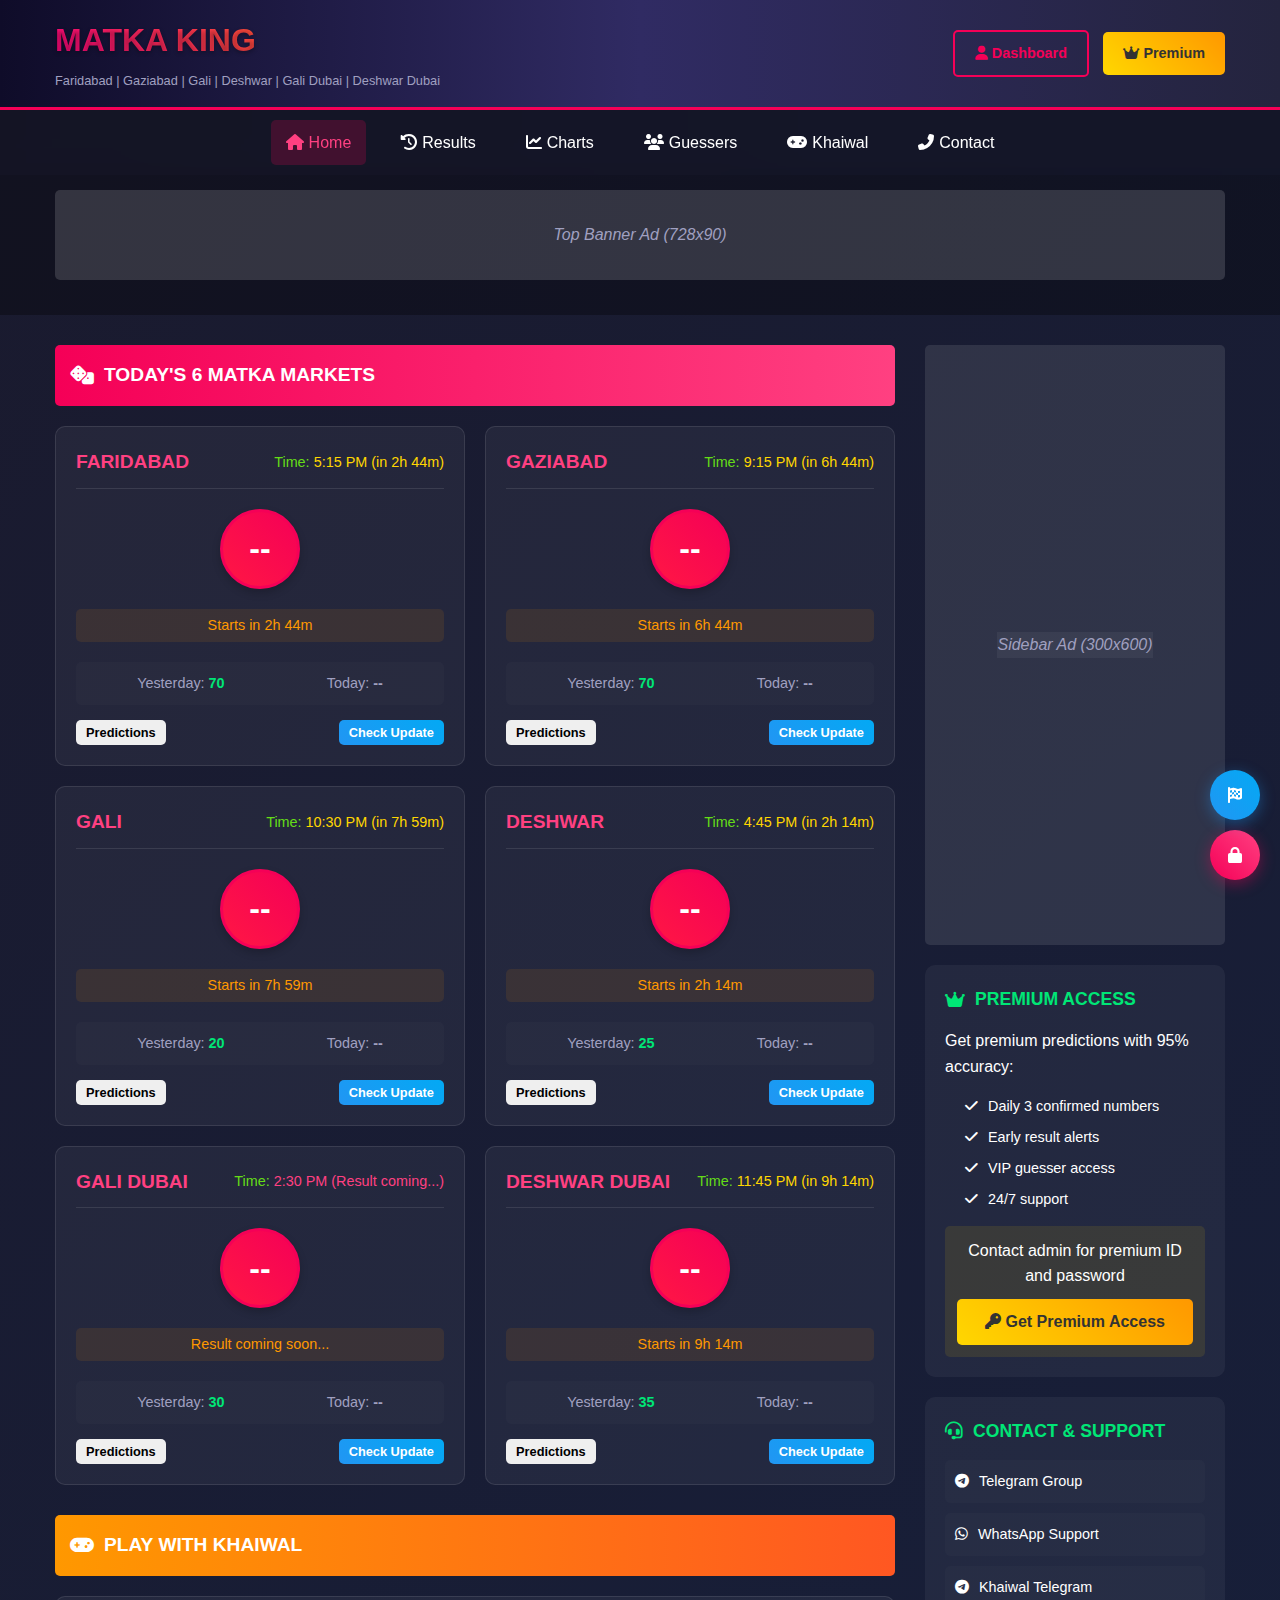
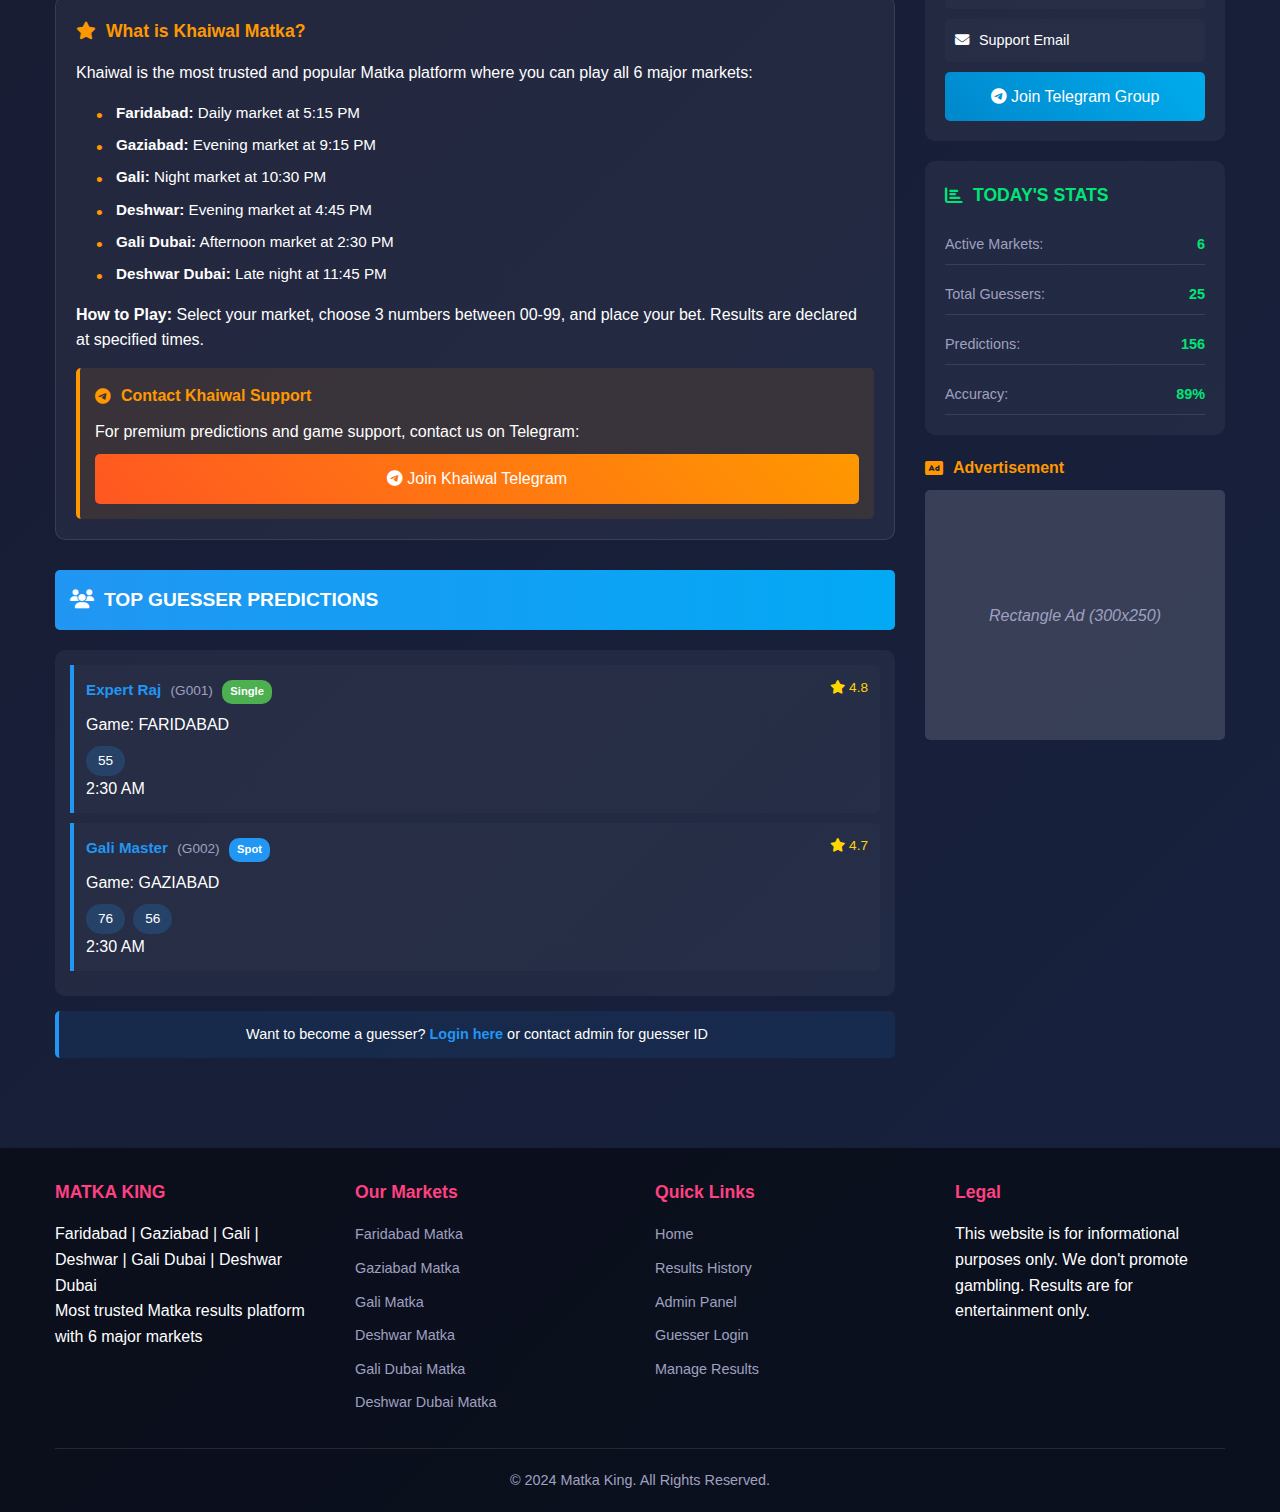
<file: index.html>
<!DOCTYPE html>
<html lang="en">
<head>
    <meta charset="UTF-8">
    <meta name="viewport" content="width=device-width, initial-scale=1.0">
    <title>Matka King | Faridabad | Gaziabad | Gali | Deshwar | Gali Dubai | Deshwar Dubai Results</title>
    <meta name="description" content="Get live Faridabad, Gaziabad, Gali, Deshwar, Gali Dubai, Deshwar Dubai Matka results. Daily Satta Matka results, charts, and expert predictions.">
    <meta name="keywords" content="faridabad matka, gaziabad matka, gali matka, deshwar matka, gali dubai matka, deshwar dubai matka, satta matka, matka result">
    <meta name="author" content="Matka King">
    <link rel="stylesheet" href="style.css">
    <link rel="stylesheet" href="https://cdnjs.cloudflare.com/ajax/libs/font-awesome/6.4.0/css/all.min.css">
</head>
<body>
    <!-- Header -->
    <header class="header">
        <div class="container">
            <div class="logo">
                <h1>MATKA KING</h1>
                <p>Faridabad | Gaziabad | Gali | Deshwar | Gali Dubai | Deshwar Dubai</p>
            </div>
            <div class="header-buttons">
                <a href="user-dashboard.html" class="btn btn-outline"><i class="fas fa-user"></i> Dashboard</a>
                <a href="#premium" class="btn btn-premium"><i class="fas fa-crown"></i> Premium</a>
            </div>
        </div>
    </header>

    <!-- Navigation -->
    <nav class="navbar">
        <div class="container">
            <ul class="nav-links">
                <li><a href="index.html" class="active"><i class="fas fa-home"></i> Home</a></li>
                <li><a href="results-history.html"><i class="fas fa-history"></i> Results</a></li>
                <li><a href="#charts"><i class="fas fa-chart-line"></i> Charts</a></li>
                <li><a href="guesser.html"><i class="fas fa-users"></i> Guessers</a></li>
                <li><a href="#khaiwal"><i class="fas fa-gamepad"></i> Khaiwal</a></li>
                <li><a href="#contact"><i class="fas fa-phone-alt"></i> Contact</a></li>
            </ul>
        </div>
    </nav>

    <!-- Advertisement Banner -->
    <div class="advertisement">
        <div class="container">
            <div class="ad-banner" id="ad-banner-top">
                <!-- Top banner ad will be loaded here -->
            </div>
        </div>
    </div>

    <!-- Main Content -->
    <main class="container">
        <div class="content-wrapper">
            <!-- Left Column: Games & Results -->
            <div class="left-column">
                <!-- Today's Matka Games -->
                <section class="games-section">
                    <h2><i class="fas fa-dice"></i> TODAY'S 6 MATKA MARKETS</h2>
                    <div class="games-grid">
                        <!-- Game 1: Faridabad -->
                        <div class="game-card" id="game-1">
                            <div class="game-header">
                                <h3>FARIDABAD</h3>
                                <span class="game-time">Time: <span id="time-1">05:15 PM</span></span>
                            </div>
                            <div class="game-result-single">
                                <div class="single-result" id="result-1">--</div>
                                <div class="result-status" id="status-1">Waiting for result</div>
                            </div>
                            <div class="game-stats">
                                <div class="stat">Yesterday: <span id="yesterday-1">70</span></div>
                                <div class="stat">Today: <span id="today-1">--</span></div>
                            </div>
                            <div class="game-actions">
                                <button class="btn btn-small" onclick="showPrediction(1)">Predictions</button>
                                <button class="btn btn-small btn-info" onclick="checkResult(1)">Check Update</button>
                            </div>
                        </div>

                        <!-- Game 2: Gaziabad -->
                        <div class="game-card" id="game-2">
                            <div class="game-header">
                                <h3>GAZIABAD</h3>
                                <span class="game-time">Time: <span id="time-2">09:15 PM</span></span>
                            </div>
                            <div class="game-result-single">
                                <div class="single-result" id="result-2">--</div>
                                <div class="result-status" id="status-2">Game starts at 9:15 PM</div>
                            </div>
                            <div class="game-stats">
                                <div class="stat">Yesterday: <span id="yesterday-2">70</span></div>
                                <div class="stat">Today: <span id="today-2">--</span></div>
                            </div>
                            <div class="game-actions">
                                <button class="btn btn-small" onclick="showPrediction(2)">Predictions</button>
                                <button class="btn btn-small btn-info" onclick="checkResult(2)">Check Update</button>
                            </div>
                        </div>

                        <!-- Game 3: Gali -->
                        <div class="game-card" id="game-3">
                            <div class="game-header">
                                <h3>GALI</h3>
                                <span class="game-time">Time: <span id="time-3">10:30 PM</span></span>
                            </div>
                            <div class="game-result-single">
                                <div class="single-result" id="result-3">--</div>
                                <div class="result-status" id="status-3">Game starts at 10:30 PM</div>
                            </div>
                            <div class="game-stats">
                                <div class="stat">Yesterday: <span id="yesterday-3">20</span></div>
                                <div class="stat">Today: <span id="today-3">--</span></div>
                            </div>
                            <div class="game-actions">
                                <button class="btn btn-small" onclick="showPrediction(3)">Predictions</button>
                                <button class="btn btn-small btn-info" onclick="checkResult(3)">Check Update</button>
                            </div>
                        </div>

                        <!-- Game 4: Deshwar -->
                        <div class="game-card" id="game-4">
                            <div class="game-header">
                                <h3>DESHWAR</h3>
                                <span class="game-time">Time: <span id="time-4">04:45 PM</span></span>
                            </div>
                            <div class="game-result-single">
                                <div class="single-result" id="result-4">--</div>
                                <div class="result-status" id="status-4">Game starts at 4:45 PM</div>
                            </div>
                            <div class="game-stats">
                                <div class="stat">Yesterday: <span id="yesterday-4">25</span></div>
                                <div class="stat">Today: <span id="today-4">--</span></div>
                            </div>
                            <div class="game-actions">
                                <button class="btn btn-small" onclick="showPrediction(4)">Predictions</button>
                                <button class="btn btn-small btn-info" onclick="checkResult(4)">Check Update</button>
                            </div>
                        </div>

                        <!-- Game 5: Gali Dubai -->
                        <div class="game-card" id="game-5">
                            <div class="game-header">
                                <h3>GALI DUBAI</h3>
                                <span class="game-time">Time: <span id="time-5">02:30 PM</span></span>
                            </div>
                            <div class="game-result-single">
                                <div class="single-result" id="result-5">--</div>
                                <div class="result-status" id="status-5">Game starts at 2:30 PM</div>
                            </div>
                            <div class="game-stats">
                                <div class="stat">Yesterday: <span id="yesterday-5">30</span></div>
                                <div class="stat">Today: <span id="today-5">--</span></div>
                            </div>
                            <div class="game-actions">
                                <button class="btn btn-small" onclick="showPrediction(5)">Predictions</button>
                                <button class="btn btn-small btn-info" onclick="checkResult(5)">Check Update</button>
                            </div>
                        </div>

                        <!-- Game 6: Deshwar Dubai -->
                        <div class="game-card" id="game-6">
                            <div class="game-header">
                                <h3>DESHWAR DUBAI</h3>
                                <span class="game-time">Time: <span id="time-6">11:45 PM</span></span>
                            </div>
                            <div class="game-result-single">
                                <div class="single-result" id="result-6">--</div>
                                <div class="result-status" id="status-6">Game starts at 11:45 PM</div>
                            </div>
                            <div class="game-stats">
                                <div class="stat">Yesterday: <span id="yesterday-6">35</span></div>
                                <div class="stat">Today: <span id="today-6">--</span></div>
                            </div>
                            <div class="game-actions">
                                <button class="btn btn-small" onclick="showPrediction(6)">Predictions</button>
                                <button class="btn btn-small btn-info" onclick="checkResult(6)">Check Update</button>
                            </div>
                        </div>
                    </div>
                </section>

                <!-- Khaiwal Games Section -->
                <section id="khaiwal" class="khaiwal-section">
                    <h2><i class="fas fa-gamepad"></i> PLAY WITH KHAIWAL</h2>
                    <div class="khaiwal-info">
                        <div class="khaiwal-card">
                            <h3><i class="fas fa-star"></i> What is Khaiwal Matka?</h3>
                            <p>Khaiwal is the most trusted and popular Matka platform where you can play all 6 major markets:</p>
                            <ul>
                                <li><strong>Faridabad:</strong> Daily market at 5:15 PM</li>
                                <li><strong>Gaziabad:</strong> Evening market at 9:15 PM</li>
                                <li><strong>Gali:</strong> Night market at 10:30 PM</li>
                                <li><strong>Deshwar:</strong> Evening market at 4:45 PM</li>
                                <li><strong>Gali Dubai:</strong> Afternoon market at 2:30 PM</li>
                                <li><strong>Deshwar Dubai:</strong> Late night at 11:45 PM</li>
                            </ul>
                            <p><strong>How to Play:</strong> Select your market, choose 3 numbers between 00-99, and place your bet. Results are declared at specified times.</p>
                            
                            <div class="khaiwal-contact">
                                <h4><i class="fab fa-telegram"></i> Contact Khaiwal Support</h4>
                                <p>For premium predictions and game support, contact us on Telegram:</p>
                                <a href="#" class="btn-khaiwal" id="khaiwal-telegram">
                                    <i class="fab fa-telegram"></i> Join Khaiwal Telegram
                                </a>
                            </div>
                        </div>
                    </div>
                </section>

                <!-- Guesser Predictions Section -->
                <section class="predictions-section">
                    <h2><i class="fas fa-users"></i> TOP GUESSER PREDICTIONS</h2>
                    <div class="predictions-list" id="predictions-list">
                        <!-- Predictions will be loaded here -->
                    </div>
                    <div class="guesser-login-prompt">
                        <p>Want to become a guesser? <a href="guesser.html">Login here</a> or contact admin for guesser ID</p>
                    </div>
                </section>
            </div>

            <!-- Right Column: Ads & Info -->
            <div class="right-column">
                <!-- Advertisement Sidebar -->
                <div class="ad-sidebar">
                    <div class="ad-vertical" id="ad-sidebar-1">
                        <!-- Sidebar ad will be loaded here -->
                    </div>
                </div>

                <!-- Premium Section -->
                <div id="premium" class="premium-box">
                    <h3><i class="fas fa-crown"></i> PREMIUM ACCESS</h3>
                    <p>Get premium predictions with 95% accuracy:</p>
                    <ul>
                        <li><i class="fas fa-check"></i> Daily 3 confirmed numbers</li>
                        <li><i class="fas fa-check"></i> Early result alerts</li>
                        <li><i class="fas fa-check"></i> VIP guesser access</li>
                        <li><i class="fas fa-check"></i> 24/7 support</li>
                    </ul>
                    <div class="premium-contact">
                        <p>Contact admin for premium ID and password</p>
                        <a href="#contact" class="btn-premium-small">
                            <i class="fas fa-key"></i> Get Premium Access
                        </a>
                    </div>
                </div>

                <!-- Contact Info -->
                <div id="contact" class="contact-box">
                    <h3><i class="fas fa-headset"></i> CONTACT & SUPPORT</h3>
                    <div class="contact-links" id="contact-links">
                        <!-- Contact links will be loaded here -->
                    </div>
                    <div class="telegram-group">
                        <a href="#" class="btn-telegram" id="telegram-group-btn">
                            <i class="fab fa-telegram"></i> Join Telegram Group
                        </a>
                    </div>
                </div>

                <!-- Quick Stats -->
                <div class="stats-box">
                    <h3><i class="fas fa-chart-bar"></i> TODAY'S STATS</h3>
                    <div class="stats">
                        <div class="stat-item">
                            <span class="stat-label">Active Markets:</span>
                            <span class="stat-value">6</span>
                        </div>
                        <div class="stat-item">
                            <span class="stat-label">Total Guessers:</span>
                            <span class="stat-value">25</span>
                        </div>
                        <div class="stat-item">
                            <span class="stat-label">Predictions:</span>
                            <span class="stat-value">156</span>
                        </div>
                        <div class="stat-item">
                            <span class="stat-label">Accuracy:</span>
                            <span class="stat-value">89%</span>
                        </div>
                    </div>
                </div>

                <!-- Advertisement Slot -->
                <div class="ad-slot">
                    <h4><i class="fas fa-ad"></i> Advertisement</h4>
                    <div class="ad-rectangle" id="ad-rectangle">
                        <!-- Rectangle ad will be loaded here -->
                    </div>
                </div>
            </div>
        </div>
    </main>

    <!-- Footer -->
    <footer class="footer">
        <div class="container">
            <div class="footer-content">
                <div class="footer-section">
                    <h4>MATKA KING</h4>
                    <p>Faridabad | Gaziabad | Gali | Deshwar | Gali Dubai | Deshwar Dubai</p>
                    <p>Most trusted Matka results platform with 6 major markets</p>
                </div>
                <div class="footer-section">
                    <h4>Our Markets</h4>
                    <ul>
                        <li><a href="#">Faridabad Matka</a></li>
                        <li><a href="#">Gaziabad Matka</a></li>
                        <li><a href="#">Gali Matka</a></li>
                        <li><a href="#">Deshwar Matka</a></li>
                        <li><a href="#">Gali Dubai Matka</a></li>
                        <li><a href="#">Deshwar Dubai Matka</a></li>
                    </ul>
                </div>
                <div class="footer-section">
                    <h4>Quick Links</h4>
                    <ul>
                        <li><a href="index.html">Home</a></li>
                        <li><a href="results-history.html">Results History</a></li>
                        <li><a href="admin.html">Admin Panel</a></li>
                        <li><a href="guesser.html">Guesser Login</a></li>
                        <li><a href="manage-results.html">Manage Results</a></li>
                    </ul>
                </div>
                <div class="footer-section">
                    <h4>Legal</h4>
                    <p>This website is for informational purposes only. We don't promote gambling. Results are for entertainment only.</p>
                </div>
            </div>
            <div class="footer-bottom">
                <p>&copy; 2024 Matka King. All Rights Reserved.</p>
            </div>
        </div>
    </footer>

    <!-- Admin Access Button -->
    <a href="admin.html" class="admin-access-btn">
        <i class="fas fa-lock"></i>
    </a>

    <!-- Results Management Button -->
    <a href="manage-results.html" class="results-access-btn">
        <i class="fas fa-flag-checkered"></i>
    </a>

    <script src="script.js"></script>
</body>
</html>
</file>
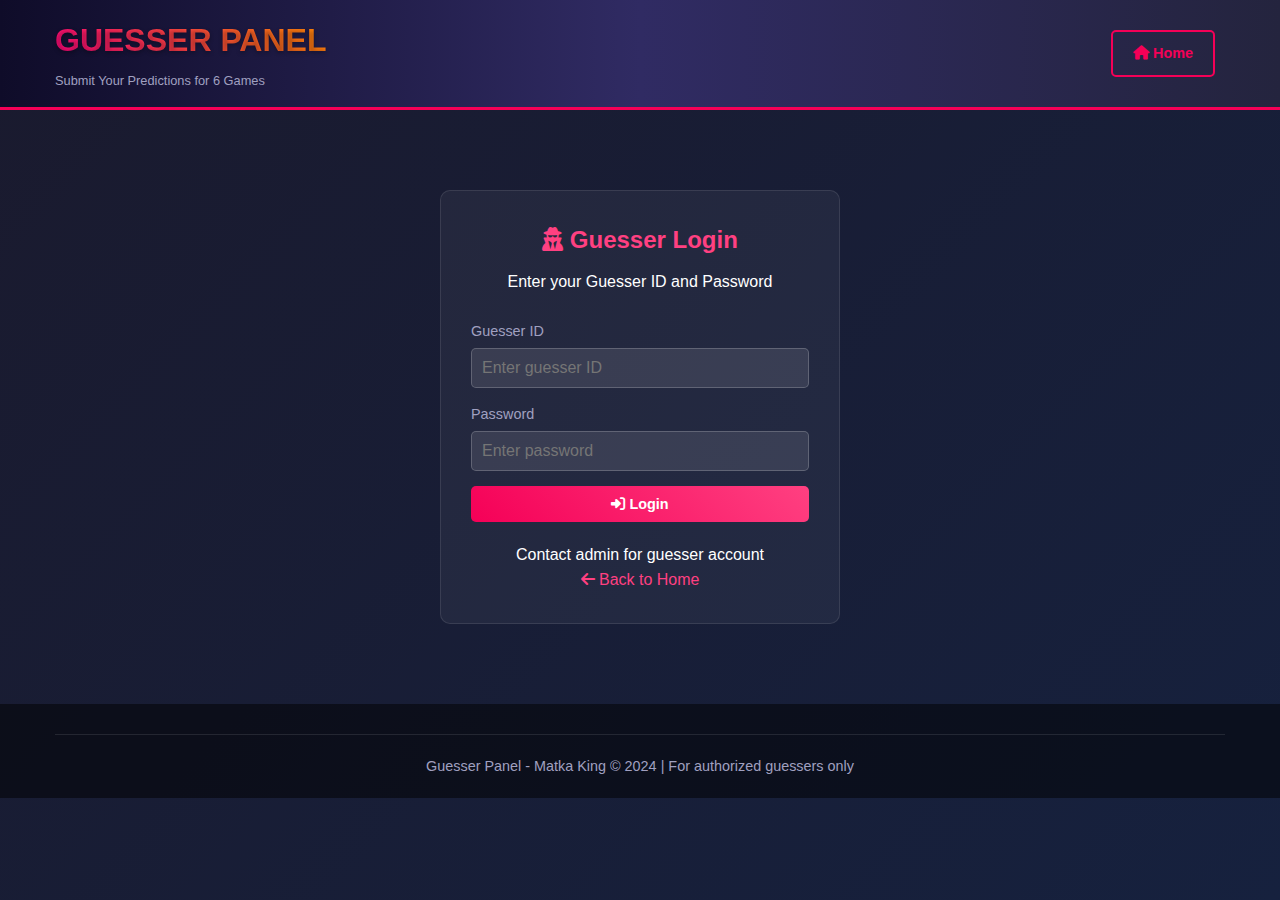
<file: guesser.html>
<!DOCTYPE html>
<html lang="en">
<head>
    <meta charset="UTF-8">
    <meta name="viewport" content="width=device-width, initial-scale=1.0">
    <title>Guesser Panel - Matka King</title>
    <link rel="stylesheet" href="style.css">
    <link rel="stylesheet" href="https://cdnjs.cloudflare.com/ajax/libs/font-awesome/6.4.0/css/all.min.css">
</head>
<body>
    <!-- Header -->
    <header class="header">
        <div class="container">
            <div class="logo">
                <h1>GUESSER PANEL</h1>
                <p>Submit Your Predictions for 6 Games</p>
            </div>
            <div class="header-buttons">
                <a href="index.html" class="btn btn-outline">
                    <i class="fas fa-home"></i> Home
                </a>
            </div>
        </div>
    </header>

    <!-- Main Content -->
    <main class="container">
        <!-- Login Section -->
        <div id="loginSection" class="login-container">
            <div class="login-header">
                <h2><i class="fas fa-user-secret"></i> Guesser Login</h2>
                <p>Enter your Guesser ID and Password</p>
            </div>
            <div class="form-group">
                <label for="guesserId">Guesser ID</label>
                <input type="text" id="guesserId" class="form-control" placeholder="Enter guesser ID">
            </div>
            <div class="form-group">
                <label for="guesserPassword">Password</label>
                <input type="password" id="guesserPassword" class="form-control" placeholder="Enter password">
            </div>
            <div class="form-group">
                <button onclick="loginGuesser()" class="btn btn-primary" style="width: 100%;">
                    <i class="fas fa-sign-in-alt"></i> Login
                </button>
            </div>
            <div style="text-align: center; margin-top: 20px;">
                <p>Contact admin for guesser account</p>
                <a href="index.html" style="color: #ff4081; text-decoration: none;">
                    <i class="fas fa-arrow-left"></i> Back to Home
                </a>
            </div>
        </div>

        <!-- Guesser Dashboard (Hidden by default) -->
        <div id="guesserDashboard" style="display: none;">
            <div class="admin-header">
                <h1><i class="fas fa-bullhorn"></i> Guesser Dashboard</h1>
                <p>Welcome, <span id="currentGuesserName"></span> (ID: <span id="currentGuesserId"></span>)</p>
            </div>

            <div class="admin-grid">
                <!-- Submit Prediction -->
                <div class="admin-card">
                    <h3><i class="fas fa-paper-plane"></i> Submit Prediction</h3>
                    <div class="form-group">
                        <label>Select Game</label>
                        <select id="predictionGame" class="form-control">
                            <option value="1">FARIDABAD</option>
                            <option value="2">GAZIABAD</option>
                            <option value="3">GALI</option>
                            <option value="4">DESHWAR</option>
                            <option value="5">GALI DUBAI</option>
                            <option value="6">DESHWAR DUBAI</option>
                        </select>
                    </div>
                    <div class="form-group">
                        <label>Enter 3 Numbers (00-99)</label>
                        <div style="display: flex; gap: 10px; margin-bottom: 10px;">
                            <input type="number" id="num1" class="form-control" placeholder="First" min="0" max="99">
                            <input type="number" id="num2" class="form-control" placeholder="Second" min="0" max="99">
                            <input type="number" id="num3" class="form-control" placeholder="Third" min="0" max="99">
                        </div>
                        <small style="color: #a0a0c0;">Enter numbers between 00-99 only</small>
                    </div>
                    <div class="form-group">
                        <label>Confidence Level</label>
                        <select id="confidence" class="form-control">
                            <option value="low">Low (30-50%)</option>
                            <option value="medium">Medium (50-70%)</option>
                            <option value="high">High (70-90%)</option>
                            <option value="very-high">Very High (90-100%)</option>
                        </select>
                    </div>
                    <div class="form-group">
                        <label>Notes (Optional)</label>
                        <textarea id="predictionNotes" class="form-control" rows="2" placeholder="Any special notes..."></textarea>
                    </div>
                    <button onclick="submitPrediction()" class="btn btn-primary" style="width: 100%;">
                        <i class="fas fa-share-square"></i> Submit Prediction
                    </button>
                </div>

                <!-- My Recent Predictions -->
                <div class="admin-card">
                    <h3><i class="fas fa-history"></i> My Recent Predictions</h3>
                    <div class="table-responsive">
                        <table class="table">
                            <thead>
                                <tr>
                                    <th>Time</th>
                                    <th>Game</th>
                                    <th>Numbers</th>
                                    <th>Status</th>
                                </tr>
                            </thead>
                            <tbody id="myPredictions">
                                <!-- Predictions will be loaded here -->
                            </tbody>
                        </table>
                    </div>
                </div>

                <!-- Performance Stats -->
                <div class="admin-card">
                    <h3><i class="fas fa-chart-line"></i> My Performance</h3>
                    <div id="performanceStats">
                        <!-- Stats will be loaded here -->
                    </div>
                    <div style="margin-top: 20px;">
                        <h4>Quick Actions</h4>
                        <div style="display: flex; gap: 10px; flex-wrap: wrap;">
                            <button onclick="viewAllMyPredictions()" class="btn btn-small">
                                <i class="fas fa-list"></i> View All
                            </button>
                            <button onclick="exportMyData()" class="btn btn-small">
                                <i class="fas fa-download"></i> Export Data
                            </button>
                            <button onclick="logoutGuesser()" class="btn btn-small btn-danger">
                                <i class="fas fa-sign-out-alt"></i> Logout
                            </button>
                        </div>
                    </div>
                </div>
            </div>

            <!-- Today's Game Schedule -->
            <div class="admin-card" style="margin-top: 30px;">
                <h3><i class="fas fa-calendar-alt"></i> Today's Game Schedule</h3>
                <div class="games-grid" id="gameSchedule">
                    <!-- Game schedule will be loaded here -->
                </div>
            </div>
        </div>
    </main>

    <!-- Footer -->
    <footer class="footer">
        <div class="container">
            <div class="footer-bottom">
                <p>Guesser Panel - Matka King &copy; 2024 | For authorized guessers only</p>
            </div>
        </div>
    </footer>

    <script>
        // Guesser Panel JavaScript
        document.addEventListener('DOMContentLoaded', function() {
            // Check if guesser is already logged in
            const currentGuesser = JSON.parse(localStorage.getItem('currentGuesser'));
            if (currentGuesser) {
                showGuesserDashboard(currentGuesser);
            }
        });

        function loginGuesser() {
            const guesserId = document.getElementById('guesserId').value.trim();
            const password = document.getElementById('guesserPassword').value.trim();
            
            if (!guesserId || !password) {
                showNotification('Please enter ID and password!', 'error');
                return;
            }
            
            const guessers = JSON.parse(localStorage.getItem('matkaGuessers')) || [];
            const guesser = guessers.find(g => 
                g.id === guesserId && 
                g.password === password && 
                g.status === 'active'
            );
            
            if (guesser) {
                localStorage.setItem('currentGuesser', JSON.stringify(guesser));
                showGuesserDashboard(guesser);
                showNotification('Login successful!', 'success');
            } else {
                showNotification('Invalid credentials or account inactive!', 'error');
            }
        }

        function showGuesserDashboard(guesser) {
            document.getElementById('loginSection').style.display = 'none';
            document.getElementById('guesserDashboard').style.display = 'block';
            
            document.getElementById('currentGuesserName').textContent = guesser.name;
            document.getElementById('currentGuesserId').textContent = guesser.id;
            
            loadMyPredictions();
            loadPerformanceStats();
            loadGameSchedule();
        }

        function submitPrediction() {
            const currentGuesser = JSON.parse(localStorage.getItem('currentGuesser'));
            if (!currentGuesser) {
                showNotification('Please login first!', 'error');
                return;
            }
            
            const gameId = parseInt(document.getElementById('predictionGame').value);
            const num1 = parseInt(document.getElementById('num1').value);
            const num2 = parseInt(document.getElementById('num2').value);
            const num3 = parseInt(document.getElementById('num3').value);
            const confidence = document.getElementById('confidence').value;
            const notes = document.getElementById('predictionNotes').value.trim();
            
            // Validate numbers
            if (isNaN(num1) || isNaN(num2) || isNaN(num3) || 
                num1 < 0 || num1 > 99 || 
                num2 < 0 || num2 > 99 || 
                num3 < 0 || num3 > 99) {
                showNotification('Please enter valid numbers between 00-99!', 'error');
                return;
            }
            
            // Save prediction
            let predictions = JSON.parse(localStorage.getItem('matkaPredictions') || '[]');
            
            predictions.push({
                id: Date.now(),
                guesserId: currentGuesser.id,
                guesserName: currentGuesser.name,
                gameId: gameId,
                numbers: [num1, num2, num3],
                confidence: confidence,
                notes: notes,
                timestamp: new Date().toISOString(),
                status: 'pending'
            });
            
            localStorage.setItem('matkaPredictions', JSON.stringify(predictions));
            
            // Clear form
            document.getElementById('num1').value = '';
            document.getElementById('num2').value = '';
            document.getElementById('num3').value = '';
            document.getElementById('predictionNotes').value = '';
            
            showNotification('Prediction submitted successfully!', 'success');
            loadMyPredictions();
            loadPerformanceStats();
        }

        function loadMyPredictions() {
            const currentGuesser = JSON.parse(localStorage.getItem('currentGuesser'));
            if (!currentGuesser) return;
            
            const predictions = JSON.parse(localStorage.getItem('matkaPredictions') || '[]');
            const games = JSON.parse(localStorage.getItem('matkaGames') || []);
            
            const myPredictions = predictions
                .filter(p => p.guesserId === currentGuesser.id)
                .sort((a, b) => new Date(b.timestamp) - new Date(a.timestamp))
                .slice(0, 10);
            
            const tbody = document.getElementById('myPredictions');
            tbody.innerHTML = '';
            
            myPredictions.forEach(prediction => {
                const game = games.find(g => g.id === prediction.gameId);
                const row = document.createElement('tr');
                row.innerHTML = `
                    <td>${formatTime(new Date(prediction.timestamp).toLocaleTimeString())}</td>
                    <td>${game ? game.name : 'Game'}</td>
                    <td>
                        ${prediction.numbers.map(n => n.toString().padStart(2, '0')).join('-')}
                    </td>
                    <td>
                        <span class="${prediction.status === 'correct' ? 'active-status' : 
                                     prediction.status === 'wrong' ? 'inactive-status' : ''}">
                            ${prediction.status}
                        </span>
                    </td>
                `;
                tbody.appendChild(row);
            });
        }

        function loadPerformanceStats() {
            const currentGuesser = JSON.parse(localStorage.getItem('currentGuesser'));
            if (!currentGuesser) return;
            
            const predictions = JSON.parse(localStorage.getItem('matkaPredictions') || '[]');
            const myPredictions = predictions.filter(p => p.guesserId === currentGuesser.id);
            
            const total = myPredictions.length;
            const correct = myPredictions.filter(p => p.status === 'correct').length;
            const pending = myPredictions.filter(p => p.status === 'pending').length;
            const accuracy = total > 0 ? Math.round((correct / total) * 100) : 0;
            
            const statsHtml = `
                <div class="stats">
                    <div class="stat-item">
                        <span class="stat-label">Total Predictions:</span>
                        <span class="stat-value">${total}</span>
                    </div>
                    <div class="stat-item">
                        <span class="stat-label">Correct Predictions:</span>
                        <span class="stat-value">${correct}</span>
                    </div>
                    <div class="stat-item">
                        <span class="stat-label">Pending Results:</span>
                        <span class="stat-value">${pending}</span>
                    </div>
                    <div class="stat-item">
                        <span class="stat-label">Accuracy Rate:</span>
                        <span class="stat-value">${accuracy}%</span>
                    </div>
                </div>
            `;
            
            document.getElementById('performanceStats').innerHTML = statsHtml;
        }

        function loadGameSchedule() {
            const games = JSON.parse(localStorage.getItem('matkaGames')) || [];
            const container = document.getElementById('gameSchedule');
            
            container.innerHTML = '';
            
            games.forEach(game => {
                const gameCard = document.createElement('div');
                gameCard.className = 'game-card';
                gameCard.innerHTML = `
                    <div class="game-header">
                        <h3>${game.name}</h3>
                        <span class="game-time">${formatTime(game.time)}</span>
                    </div>
                    <div style="text-align: center; padding: 15px 0;">
                        <div style="color: #a0a0c0; font-size: 0.9rem;">
                            Next result at ${formatTime(game.time)}
                        </div>
                        <button onclick="setPredictionGame(${game.id})" class="btn btn-small" style="margin-top: 10px;">
                            <i class="fas fa-bullhorn"></i> Predict Now
                        </button>
                    </div>
                `;
                container.appendChild(gameCard);
            });
        }

        function setPredictionGame(gameId) {
            document.getElementById('predictionGame').value = gameId;
            document.getElementById('predictionGame').scrollIntoView({ behavior: 'smooth' });
        }

        function viewAllMyPredictions() {
            const currentGuesser = JSON.parse(localStorage.getItem('currentGuesser'));
            if (!currentGuesser) return;
            
            const predictions = JSON.parse(localStorage.getItem('matkaPredictions') || '[]');
            const myPredictions = predictions.filter(p => p.guesserId === currentGuesser.id);
            const games = JSON.parse(localStorage.getItem('matkaGames') || []);
            
            let html = '<div style="max-height: 400px; overflow-y: auto;">';
            html += '<table style="width: 100%; border-collapse: collapse;">';
            html += '<thead><tr><th>Date</th><th>Game</th><th>Numbers</th><th>Status</th></tr></thead>';
            html += '<tbody>';
            
            myPredictions.forEach(prediction => {
                const game = games.find(g => g.id === prediction.gameId);
                html += `
                    <tr style="border-bottom: 1px solid rgba(255,255,255,0.1);">
                        <td style="padding: 8px;">${new Date(prediction.timestamp).toLocaleDateString()}</td>
                        <td style="padding: 8px;">${game ? game.name : 'Game'}</td>
                        <td style="padding: 8px; color: #2196f3;">${prediction.numbers.map(n => n.toString().padStart(2, '0')).join('-')}</td>
                        <td style="padding: 8px;">
                            <span class="${prediction.status === 'correct' ? 'active-status' : 
                                         prediction.status === 'wrong' ? 'inactive-status' : ''}">
                                ${prediction.status}
                            </span>
                        </td>
                    </tr>
                `;
            });
            
            html += '</tbody></table></div>';
            
            const modal = document.createElement('div');
            modal.className = 'modal';
            modal.innerHTML = `
                <div style="background: #1a1a2e; padding: 30px; border-radius: 10px; max-width: 600px; width: 90%;">
                    <div style="display: flex; justify-content: space-between; align-items: center; margin-bottom: 20px;">
                        <h3 style="color: #ff4081;">All My Predictions</h3>
                        <button onclick="this.closest('.modal').remove()" style="background: none; border: none; color: white; font-size: 1.5rem; cursor: pointer;">×</button>
                    </div>
                    ${myPredictions.length > 0 ? html : '<p style="text-align: center;">No predictions found.</p>'}
                    <div style="text-align: center; margin-top: 20px;">
                        <button onclick="this.closest('.modal').remove()" style="background: #f50057; color: white; border: none; padding: 10px 20px; border-radius: 5px; cursor: pointer;">Close</button>
                    </div>
                </div>
            `;
            document.body.appendChild(modal);
        }

        function exportMyData() {
            const currentGuesser = JSON.parse(localStorage.getItem('currentGuesser'));
            if (!currentGuesser) return;
            
            const predictions = JSON.parse(localStorage.getItem('matkaPredictions') || '[]');
            const myPredictions = predictions.filter(p => p.guesserId === currentGuesser.id);
            const games = JSON.parse(localStorage.getItem('matkaGames') || []);
            
            let csvContent = "Date,Time,Game,Numbers,Status,Confidence,Notes\n";
            
            myPredictions.forEach(prediction => {
                const game = games.find(g => g.id === prediction.gameId);
                const date = new Date(prediction.timestamp);
                csvContent += `${date.toLocaleDateString()},${date.toLocaleTimeString()},${game ? game.name : 'Game'},"${prediction.numbers.join('-')}",${prediction.status},${prediction.confidence},"${prediction.notes}"\n`;
            });
            
            const blob = new Blob([csvContent], { type: 'text/csv' });
            const url = window.URL.createObjectURL(blob);
            const a = document.createElement('a');
            a.href = url;
            a.download = `guesser-${currentGuesser.id}-data.csv`;
            a.click();
            
            showNotification('Data exported successfully!', 'success');
        }

        function logoutGuesser() {
            localStorage.removeItem('currentGuesser');
            location.reload();
        }

        // Helper functions
        function formatTime(timeStr) {
            if (!timeStr) return '';
            const [hours, minutes] = timeStr.split(':');
            const hour = parseInt(hours);
            const ampm = hour >= 12 ? 'PM' : 'AM';
            const hour12 = hour % 12 || 12;
            return `${hour12}:${minutes.padStart(2, '0')} ${ampm}`;
        }

        function showNotification(message, type = 'info') {
            const notification = document.createElement('div');
            notification.textContent = message;
            notification.style.cssText = `
                position: fixed;
                top: 20px;
                right: 20px;
                background: ${type === 'success' ? '#00c853' : type === 'error' ? '#ff1744' : '#2196f3'};
                color: white;
                padding: 15px 25px;
                border-radius: 5px;
                z-index: 1000;
                box-shadow: 0 4px 12px rgba(0,0,0,0.3);
                animation: slideIn 0.3s ease;
            `;
            
            document.body.appendChild(notification);
            
            setTimeout(() => {
                notification.style.animation = 'slideOut 0.3s ease';
                setTimeout(() => notification.remove(), 300);
            }, 3000);
        }
    </script>
</body>
</html>
</file>
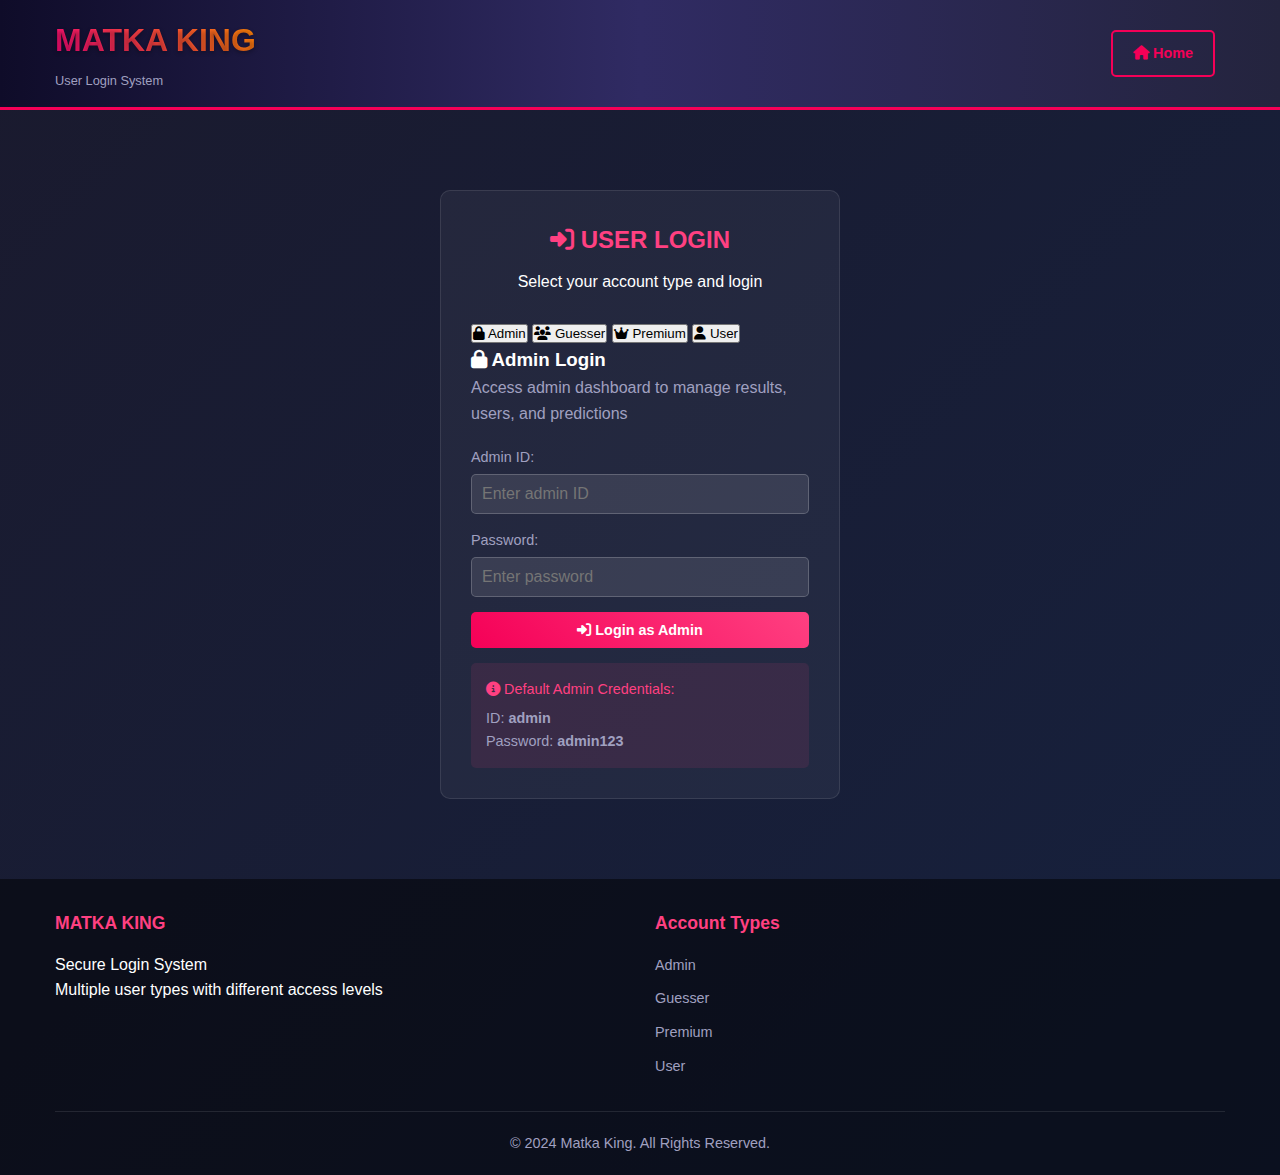
<file: login.html>
<!DOCTYPE html>
<html lang="en">
<head>
    <meta charset="UTF-8">
    <meta name="viewport" content="width=device-width, initial-scale=1.0">
    <title>Login - Matka King</title>
    <link rel="stylesheet" href="style.css">
    <link rel="stylesheet" href="https://cdnjs.cloudflare.com/ajax/libs/font-awesome/6.4.0/css/all.min.css">
</head>
<body>
    <!-- Mobile Menu Button -->
    <button class="mobile-menu-btn" onclick="toggleMobileMenu()">
        <i class="fas fa-bars"></i>
    </button>

    <!-- Mobile Menu -->
    <div class="mobile-menu-overlay" onclick="toggleMobileMenu()"></div>
    <div class="mobile-menu">
        <div class="mobile-menu-header">
            <h3><i class="fas fa-bars"></i> Menu</h3>
            <button class="mobile-menu-close" onclick="toggleMobileMenu()">
                <i class="fas fa-times"></i>
            </button>
        </div>
        <div class="mobile-menu-content">
            <a href="index.html" class="mobile-menu-item">
                <i class="fas fa-home"></i> Home
            </a>
            <a href="results-history.html" class="mobile-menu-item">
                <i class="fas fa-history"></i> Results
            </a>
            <a href="login.html?type=guesser" class="mobile-menu-item">
                <i class="fas fa-users"></i> Guesser Login
            </a>
            <a href="login.html?type=premium" class="mobile-menu-item">
                <i class="fas fa-crown"></i> Premium Login
            </a>
        </div>
    </div>

    <!-- Header -->
    <header class="header">
        <div class="container">
            <div class="logo">
                <h1>MATKA KING</h1>
                <p>User Login System</p>
            </div>
            <div class="header-buttons">
                <a href="index.html" class="btn btn-outline"><i class="fas fa-home"></i> Home</a>
            </div>
        </div>
    </header>

    <!-- Login Container -->
    <main class="container">
        <div class="login-container">
            <div class="login-header">
                <h2><i class="fas fa-sign-in-alt"></i> USER LOGIN</h2>
                <p>Select your account type and login</p>
            </div>

            <!-- Login Type Selector -->
            <div class="login-type-selector">
                <button class="login-type-btn" data-type="admin" onclick="selectLoginType('admin')">
                    <i class="fas fa-lock"></i>
                    Admin
                </button>
                <button class="login-type-btn" data-type="guesser" onclick="selectLoginType('guesser')">
                    <i class="fas fa-users"></i>
                    Guesser
                </button>
                <button class="login-type-btn" data-type="premium" onclick="selectLoginType('premium')">
                    <i class="fas fa-crown"></i>
                    Premium
                </button>
                <button class="login-type-btn" data-type="user" onclick="selectLoginType('user')">
                    <i class="fas fa-user"></i>
                    User
                </button>
            </div>

            <!-- Admin Login Form -->
            <div id="admin-login" class="login-form">
                <h3><i class="fas fa-lock"></i> Admin Login</h3>
                <p style="color: #a0a0c0; margin-bottom: 20px;">Access admin dashboard to manage results, users, and predictions</p>
                
                <form id="adminForm">
                    <div class="form-group">
                        <label for="admin-username">Admin ID:</label>
                        <input type="text" id="admin-username" class="form-control" placeholder="Enter admin ID" required>
                    </div>
                    
                    <div class="form-group">
                        <label for="admin-password">Password:</label>
                        <input type="password" id="admin-password" class="form-control" placeholder="Enter password" required>
                    </div>
                    
                    <button type="submit" class="btn btn-primary" style="width: 100%;">
                        <i class="fas fa-sign-in-alt"></i> Login as Admin
                    </button>
                </form>
                
                <div style="margin-top: 15px; padding: 15px; background: rgba(255, 64, 129, 0.1); border-radius: 5px;">
                    <p style="color: #ff4081; margin-bottom: 5px; font-size: 0.9rem;">
                        <i class="fas fa-info-circle"></i> Default Admin Credentials:
                    </p>
                    <p style="color: #a0a0c0; margin: 0; font-size: 0.9rem;">ID: <strong>admin</strong></p>
                    <p style="color: #a0a0c0; margin: 0; font-size: 0.9rem;">Password: <strong>admin123</strong></p>
                </div>
            </div>

            <!-- Guesser Login Form -->
            <div id="guesser-login" class="login-form">
                <h3><i class="fas fa-users"></i> Guesser Login</h3>
                <p style="color: #a0a0c0; margin-bottom: 20px;">Login to submit predictions and track your accuracy</p>
                
                <form id="guesserForm">
                    <div class="form-group">
                        <label for="guesser-username">Guesser ID:</label>
                        <input type="text" id="guesser-username" class="form-control" placeholder="Enter guesser ID" required>
                    </div>
                    
                    <div class="form-group">
                        <label for="guesser-password">Password:</label>
                        <input type="password" id="guesser-password" class="form-control" placeholder="Enter password" required>
                    </div>
                    
                    <button type="submit" class="btn btn-primary" style="width: 100%;">
                        <i class="fas fa-sign-in-alt"></i> Login as Guesser
                    </button>
                </form>
                
                <div style="margin-top: 15px; text-align: center;">
                    <p style="color: #a0a0c0; font-size: 0.9rem;">
                        Don't have a guesser account? 
                        <a href="#" onclick="requestGuesserAccount()" style="color: #2196f3;">Request from admin</a>
                    </p>
                </div>
            </div>

            <!-- Premium Login Form -->
            <div id="premium-login" class="login-form">
                <h3><i class="fas fa-crown"></i> Premium Login</h3>
                <p style="color: #a0a0c0; margin-bottom: 20px;">Access premium predictions and early results</p>
                
                <form id="premiumForm">
                    <div class="form-group">
                        <label for="premium-username">Premium ID:</label>
                        <input type="text" id="premium-username" class="form-control" placeholder="Enter premium ID" required>
                    </div>
                    
                    <div class="form-group">
                        <label for="premium-password">Password:</label>
                        <input type="password" id="premium-password" class="form-control" placeholder="Enter password" required>
                    </div>
                    
                    <button type="submit" class="btn btn-premium" style="width: 100%;">
                        <i class="fas fa-sign-in-alt"></i> Login as Premium User
                    </button>
                </form>
                
                <div style="margin-top: 15px; text-align: center;">
                    <p style="color: #a0a0c0; font-size: 0.9rem;">
                        Want premium access? 
                        <a href="#" onclick="requestPremiumAccess()" style="color: #ffd700;">Contact admin</a>
                    </p>
                </div>
            </div>

            <!-- User Login Form -->
            <div id="user-login" class="login-form">
                <h3><i class="fas fa-user"></i> User Login</h3>
                <p style="color: #a0a0c0; margin-bottom: 20px;">Login to view personalized results and history</p>
                
                <form id="userForm">
                    <div class="form-group">
                        <label for="user-username">Username:</label>
                        <input type="text" id="user-username" class="form-control" placeholder="Enter username" required>
                    </div>
                    
                    <div class="form-group">
                        <label for="user-password">Password:</label>
                        <input type="password" id="user-password" class="form-control" placeholder="Enter password" required>
                    </div>
                    
                    <button type="submit" class="btn btn-primary" style="width: 100%;">
                        <i class="fas fa-sign-in-alt"></i> Login as User
                    </button>
                </form>
                
                <div style="margin-top: 15px; text-align: center;">
                    <p style="color: #a0a0c0; font-size: 0.9rem;">
                        New user? 
                        <a href="#" onclick="registerUser()" style="color: #00e676;">Register here</a>
                    </p>
                </div>
            </div>
        </div>
    </main>

    <!-- Footer -->
    <footer class="footer">
        <div class="container">
            <div class="footer-content">
                <div class="footer-section">
                    <h4>MATKA KING</h4>
                    <p>Secure Login System</p>
                    <p>Multiple user types with different access levels</p>
                </div>
                <div class="footer-section">
                    <h4>Account Types</h4>
                    <ul>
                        <li><a href="#" onclick="selectLoginType('admin')">Admin</a></li>
                        <li><a href="#" onclick="selectLoginType('guesser')">Guesser</a></li>
                        <li><a href="#" onclick="selectLoginType('premium')">Premium</a></li>
                        <li><a href="#" onclick="selectLoginType('user')">User</a></li>
                    </ul>
                </div>
            </div>
            <div class="footer-bottom">
                <p>&copy; 2024 Matka King. All Rights Reserved.</p>
            </div>
        </div>
    </footer>

    <script src="mobile-menu.js"></script>
    <script>
        // Check URL parameters for login type
        document.addEventListener('DOMContentLoaded', function() {
            const urlParams = new URLSearchParams(window.location.search);
            const type = urlParams.get('type') || 'admin';
            selectLoginType(type);
            
            // Setup form submissions
            document.getElementById('adminForm').addEventListener('submit', function(e) {
                e.preventDefault();
                adminLogin();
            });
            
            document.getElementById('guesserForm').addEventListener('submit', function(e) {
                e.preventDefault();
                guesserLogin();
            });
            
            document.getElementById('premiumForm').addEventListener('submit', function(e) {
                e.preventDefault();
                premiumLogin();
            });
            
            document.getElementById('userForm').addEventListener('submit', function(e) {
                e.preventDefault();
                userLogin();
            });
        });
        
        function selectLoginType(type) {
            // Update buttons
            document.querySelectorAll('.login-type-btn').forEach(btn => {
                btn.classList.remove('active');
            });
            document.querySelector(`[data-type="${type}"]`).classList.add('active');
            
            // Show selected form
            document.querySelectorAll('.login-form').forEach(form => {
                form.style.display = 'none';
            });
            document.getElementById(`${type}-login`).style.display = 'block';
            
            // Update URL without reload
            const url = new URL(window.location);
            url.searchParams.set('type', type);
            window.history.replaceState({}, '', url);
        }
        
        function adminLogin() {
            const username = document.getElementById('admin-username').value;
            const password = document.getElementById('admin-password').value;
            
            // Check default admin credentials
            if (username === 'admin' && password === 'admin123') {
                // Check if admin exists in users
                let users = JSON.parse(localStorage.getItem('matkaUsers') || '[]');
                const adminExists = users.find(user => user.type === 'admin');
                
                if (!adminExists) {
                    // Create admin user
                    users.push({
                        id: 'admin001',
                        username: 'admin',
                        password: 'admin123',
                        type: 'admin',
                        name: 'Super Admin',
                        email: 'admin@matkaking.com',
                        created: new Date().toISOString(),
                        status: 'active'
                    });
                    localStorage.setItem('matkaUsers', JSON.stringify(users));
                }
                
                // Login admin
                localStorage.setItem('currentUser', JSON.stringify({
                    username: 'admin',
                    type: 'admin',
                    name: 'Super Admin',
                    loginTime: new Date().toISOString()
                }));
                
                // Redirect to admin dashboard
                window.location.href = 'admin-dashboard.html';
            } else {
                // Check in stored users
                let users = JSON.parse(localStorage.getItem('matkaUsers') || '[]');
                const user = users.find(u => u.username === username && u.password === password && u.type === 'admin');
                
                if (user) {
                    localStorage.setItem('currentUser', JSON.stringify({
                        username: user.username,
                        type: user.type,
                        name: user.name,
                        loginTime: new Date().toISOString()
                    }));
                    window.location.href = 'admin-dashboard.html';
                } else {
                    alert('Invalid admin credentials!');
                }
            }
        }
        
        function guesserLogin() {
            const username = document.getElementById('guesser-username').value;
            const password = document.getElementById('guesser-password').value;
            
            let users = JSON.parse(localStorage.getItem('matkaUsers') || '[]');
            const user = users.find(u => u.username === username && u.password === password && u.type === 'guesser');
            
            if (user) {
                if (user.status === 'active') {
                    localStorage.setItem('currentUser', JSON.stringify({
                        username: user.username,
                        type: user.type,
                        name: user.name,
                        id: user.id,
                        loginTime: new Date().toISOString()
                    }));
                    window.location.href = 'guesser-dashboard.html';
                } else {
                    alert('Your account is inactive. Contact admin.');
                }
            } else {
                alert('Invalid guesser credentials!');
            }
        }
        
        function premiumLogin() {
            const username = document.getElementById('premium-username').value;
            const password = document.getElementById('premium-password').value;
            
            let users = JSON.parse(localStorage.getItem('matkaUsers') || '[]');
            const user = users.find(u => u.username === username && u.password === password && u.type === 'premium');
            
            if (user) {
                if (user.status === 'active') {
                    localStorage.setItem('currentUser', JSON.stringify({
                        username: user.username,
                        type: user.type,
                        name: user.name,
                        id: user.id,
                        loginTime: new Date().toISOString()
                    }));
                    window.location.href = 'premium-dashboard.html';
                } else {
                    alert('Your premium account is inactive. Contact admin.');
                }
            } else {
                alert('Invalid premium credentials!');
            }
        }
        
        function userLogin() {
            const username = document.getElementById('user-username').value;
            const password = document.getElementById('user-password').value;
            
            let users = JSON.parse(localStorage.getItem('matkaUsers') || '[]');
            const user = users.find(u => u.username === username && u.password === password && u.type === 'user');
            
            if (user) {
                localStorage.setItem('currentUser', JSON.stringify({
                    username: user.username,
                    type: user.type,
                    name: user.name,
                    id: user.id,
                    loginTime: new Date().toISOString()
                }));
                alert('User login successful! Redirecting to home page...');
                window.location.href = 'index.html';
            } else {
                alert('Invalid user credentials!');
            }
        }
        
        function requestGuesserAccount() {
            alert('To get a guesser account, please contact admin with your details.');
        }
        
        function requestPremiumAccess() {
            alert('For premium access, contact admin for subscription details.');
        }
        
        function registerUser() {
            const username = prompt('Enter desired username:');
            if (!username) return;
            
            const password = prompt('Enter password:');
            if (!password) return;
            
            const name = prompt('Enter your name:');
            if (!name) return;
            
            let users = JSON.parse(localStorage.getItem('matkaUsers') || '[]');
            
            // Check if username exists
            if (users.find(u => u.username === username)) {
                alert('Username already exists!');
                return;
            }
            
            // Create new user
            users.push({
                id: 'user' + Date.now(),
                username: username,
                password: password,
                type: 'user',
                name: name,
                created: new Date().toISOString(),
                status: 'active'
            });
            
            localStorage.setItem('matkaUsers', JSON.stringify(users));
            alert('Registration successful! You can now login.');
            selectLoginType('user');
        }
    </script>
</body>
</html>
</file>
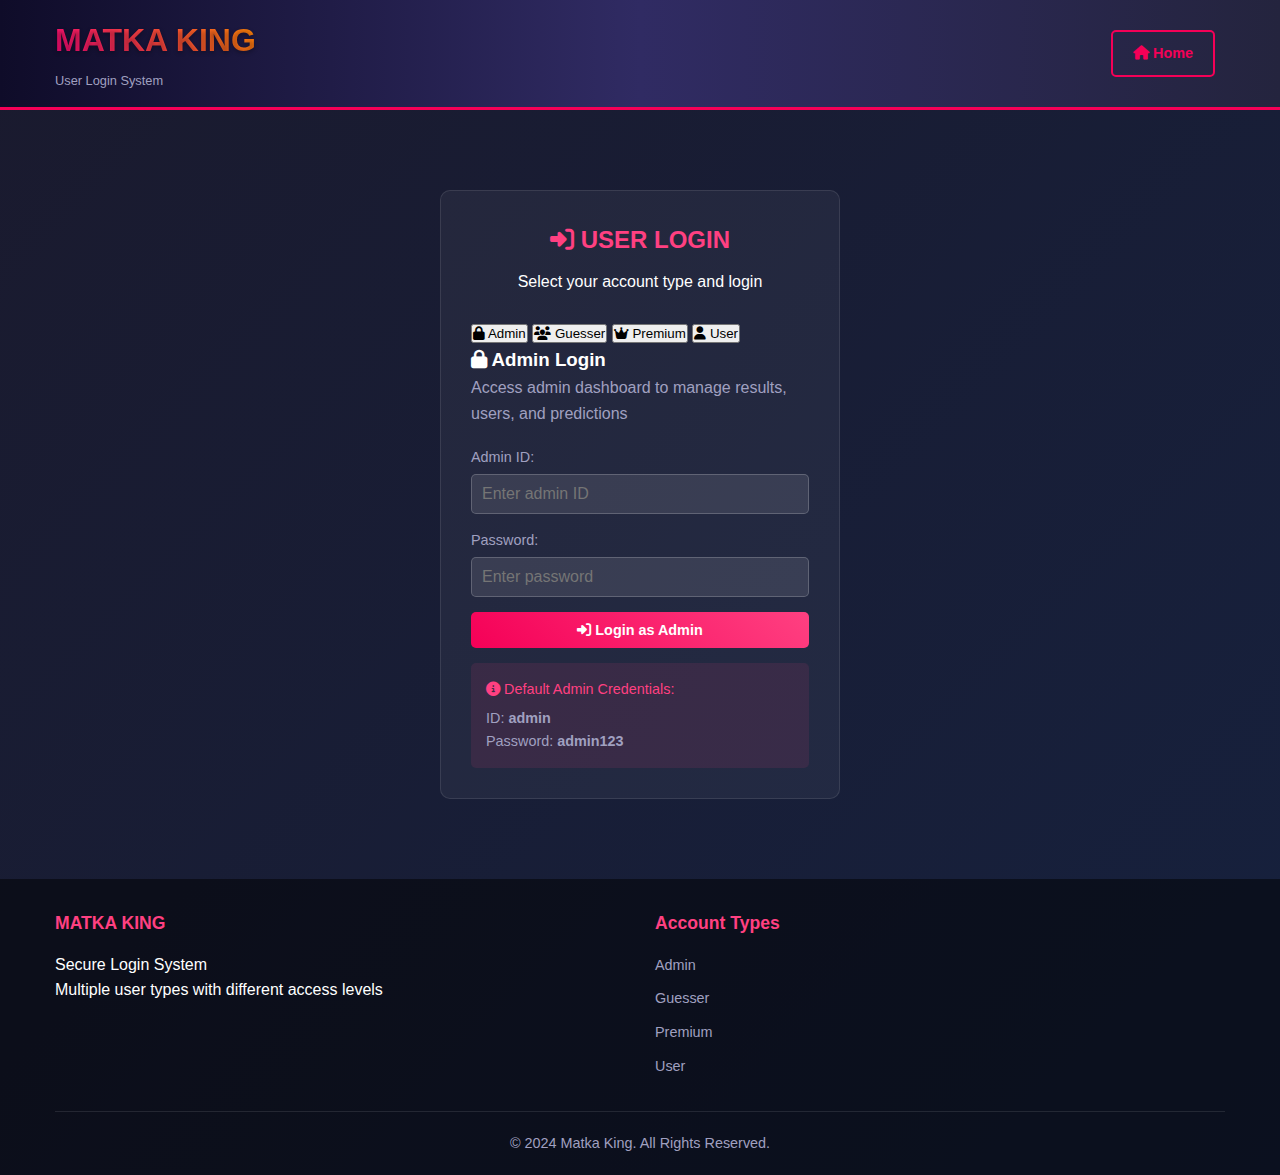
<file: manage-predictions.html>
<!DOCTYPE html>
<html lang="en">
<head>
    <meta charset="UTF-8">
    <meta name="viewport" content="width=device-width, initial-scale=1.0">
    <title>Manage Predictions - Matka King</title>
    <link rel="stylesheet" href="style.css">
    <link rel="stylesheet" href="https://cdnjs.cloudflare.com/ajax/libs/font-awesome/6.4.0/css/all.min.css">
</head>
<body>
    <!-- Mobile Menu Button -->
    <button class="mobile-menu-btn" onclick="toggleMobileMenu()">
        <i class="fas fa-bars"></i>
    </button>

    <!-- Mobile Menu -->
    <div class="mobile-menu-overlay" onclick="toggleMobileMenu()"></div>
    <div class="mobile-menu">
        <div class="mobile-menu-header">
            <h3><i class="fas fa-bars"></i> Admin Menu</h3>
            <button class="mobile-menu-close" onclick="toggleMobileMenu()">
                <i class="fas fa-times"></i>
            </button>
        </div>
        <div class="mobile-menu-content">
            <a href="admin-dashboard.html" class="mobile-menu-item">
                <i class="fas fa-tachometer-alt"></i> Dashboard
            </a>
            <a href="manage-results.html" class="mobile-menu-item">
                <i class="fas fa-flag-checkered"></i> Manage Results
            </a>
            <a href="manage-users.html" class="mobile-menu-item">
                <i class="fas fa-users"></i> Manage Users
            </a>
            <a href="manage-predictions.html" class="mobile-menu-item active">
                <i class="fas fa-bullseye"></i> Manage Predictions
            </a>
            <a href="#" class="mobile-menu-item" onclick="logout()">
                <i class="fas fa-sign-out-alt"></i> Logout
            </a>
        </div>
    </div>

    <!-- Header -->
    <header class="header">
        <div class="container">
            <div class="logo">
                <h1>MATKA KING</h1>
                <p>Prediction Management</p>
            </div>
            <div class="header-buttons">
                <button onclick="logout()" class="btn btn-danger">
                    <i class="fas fa-sign-out-alt"></i> Logout
                </button>
            </div>
        </div>
    </header>

    <!-- Admin Navigation -->
    <nav class="admin-nav container">
        <a href="admin-dashboard.html">
            <i class="fas fa-tachometer-alt"></i> Dashboard
        </a>
        <a href="manage-results.html">
            <i class="fas fa-flag-checkered"></i> Manage Results
        </a>
        <a href="manage-users.html">
            <i class="fas fa-users"></i> Manage Users
        </a>
        <a href="manage-predictions.html" class="active">
            <i class="fas fa-bullseye"></i> Manage Predictions
        </a>
        <a href="index.html">
            <i class="fas fa-home"></i> View Site
        </a>
    </nav>

    <!-- Main Content -->
    <main class="container dashboard-container">
        <div class="dashboard-header">
            <h1><i class="fas fa-bullseye"></i> PREDICTION MANAGEMENT</h1>
            <p>Manage guesser numbers, predictions, and accuracy tracking</p>
        </div>

        <!-- Guesser Numbers Management -->
        <div class="dashboard-card">
            <h3><i class="fas fa-list-ol"></i> MANAGE GUESSER NUMBERS</h3>
            <p style="color: #a0a0c0; margin-bottom: 15px;">Set which numbers guessers can choose for each game</p>
            
            <div class="numbers-management">
                <!-- Faridabad -->
                <div class="numbers-card">
                    <h4>FARIDABAD</h4>
                    <div class="numbers-list" id="numbers-faridabad">
                        <!-- Numbers will be loaded here -->
                    </div>
                    <div class="add-number-form">
                        <input type="text" id="new-number-faridabad" class="form-control" placeholder="Enter number (00-99)" maxlength="2">
                        <button class="btn btn-primary" onclick="addNumber('faridabad')">Add</button>
                    </div>
                    <button class="btn btn-outline btn-block" onclick="generateRandomNumbers('faridabad')">
                        <i class="fas fa-random"></i> Generate Random
                    </button>
                </div>
                
                <!-- Gaziabad -->
                <div class="numbers-card">
                    <h4>GAZIABAD</h4>
                    <div class="numbers-list" id="numbers-gaziabad">
                        <!-- Numbers will be loaded here -->
                    </div>
                    <div class="add-number-form">
                        <input type="text" id="new-number-gaziabad" class="form-control" placeholder="Enter number (00-99)" maxlength="2">
                        <button class="btn btn-primary" onclick="addNumber('gaziabad')">Add</button>
                    </div>
                    <button class="btn btn-outline btn-block" onclick="generateRandomNumbers('gaziabad')">
                        <i class="fas fa-random"></i> Generate Random
                    </button>
                </div>
                
                <!-- Gali -->
                <div class="numbers-card">
                    <h4>GALI</h4>
                    <div class="numbers-list" id="numbers-gali">
                        <!-- Numbers will be loaded here -->
                    </div>
                    <div class="add-number-form">
                        <input type="text" id="new-number-gali" class="form-control" placeholder="Enter number (00-99)" maxlength="2">
                        <button class="btn btn-primary" onclick="addNumber('gali')">Add</button>
                    </div>
                    <button class="btn btn-outline btn-block" onclick="generateRandomNumbers('gali')">
                        <i class="fas fa-random"></i> Generate Random
                    </button>
                </div>
                
                <!-- Deshwar -->
                <div class="numbers-card">
                    <h4>DESHWAR</h4>
                    <div class="numbers-list" id="numbers-deshwar">
                        <!-- Numbers will be loaded here -->
                    </div>
                    <div class="add-number-form">
                        <input type="text" id="new-number-deshwar" class="form-control" placeholder="Enter number (00-99)" maxlength="2">
                        <button class="btn btn-primary" onclick="addNumber('deshwar')">Add</button>
                    </div>
                    <button class="btn btn-outline btn-block" onclick="generateRandomNumbers('deshwar')">
                        <i class="fas fa-random"></i> Generate Random
                    </button>
                </div>
                
                <!-- Gali Dubai -->
                <div class="numbers-card">
                    <h4>GALI DUBAI</h4>
                    <div class="numbers-list" id="numbers-gali_dubai">
                        <!-- Numbers will be loaded here -->
                    </div>
                    <div class="add-number-form">
                        <input type="text" id="new-number-gali_dubai" class="form-control" placeholder="Enter number (00-99)" maxlength="2">
                        <button class="btn btn-primary" onclick="addNumber('gali_dubai')">Add</button>
                    </div>
                    <button class="btn btn-outline btn-block" onclick="generateRandomNumbers('gali_dubai')">
                        <i class="fas fa-random"></i> Generate Random
                    </button>
                </div>
                
                <!-- Deshwar Dubai -->
                <div class="numbers-card">
                    <h4>DESHWAR DUBAI</h4>
                    <div class="numbers-list" id="numbers-deshwar_dubai">
                        <!-- Numbers will be loaded here -->
                    </div>
                    <div class="add-number-form">
                        <input type="text" id="new-number-deshwar_dubai" class="form-control" placeholder="Enter number (00-99)" maxlength="2">
                        <button class="btn btn-primary" onclick="addNumber('deshwar_dubai')">Add</button>
                    </div>
                    <button class="btn btn-outline btn-block" onclick="generateRandomNumbers('deshwar_dubai')">
                        <i class="fas fa-random"></i> Generate Random
                    </button>
                </div>
            </div>
            
            <div style="margin-top: 20px; display: flex; gap: 10px;">
                <button class="btn btn-success" onclick="saveAllNumbers()">
                    <i class="fas fa-save"></i> Save All Numbers
                </button>
                <button class="btn btn-outline" onclick="clearAllNumbers()">
                    <i class="fas fa-trash"></i> Clear All
                </button>
                <button class="btn btn-info" onclick="generateAllRandomNumbers()">
                    <i class="fas fa-random"></i> Generate All
                </button>
            </div>
        </div>

        <!-- Manage Predictions -->
        <div class="dashboard-card">
            <h3><i class="fas fa-edit"></i> MANAGE PREDICTIONS</h3>
            <div style="margin-top: 15px;">
                <div style="display: flex; gap: 10px; margin-bottom: 15px;">
                    <select id="filter-game" class="form-control" onchange="filterPredictions()">
                        <option value="">All Games</option>
                        <option value="faridabad">Faridabad</option>
                        <option value="gaziabad">Gaziabad</option>
                        <option value="gali">Gali</option>
                        <option value="deshwar">Deshwar</option>
                        <option value="gali_dubai">Gali Dubai</option>
                        <option value="deshwar_dubai">Deshwar Dubai</option>
                    </select>
                    <select id="filter-date" class="form-control" onchange="filterPredictions()">
                        <option value="">All Dates</option>
                        <option value="today">Today</option>
                        <option value="yesterday">Yesterday</option>
                        <option value="week">This Week</option>
                    </select>
                    <select id="filter-status" class="form-control" onchange="filterPredictions()">
                        <option value="">All Status</option>
                        <option value="correct">Correct</option>
                        <option value="wrong">Wrong</option>
                        <option value="pending">Pending</option>
                    </select>
                </div>
                
                <div class="table-responsive">
                    <table class="user-management-table">
                        <thead>
                            <tr>
                                <th>Date</th>
                                <th>Guesser</th>
                                <th>Game</th>
                                <th>Numbers</th>
                                <th>Result</th>
                                <th>Status</th>
                                <th>Accuracy</th>
                                <th>Actions</th>
                            </tr>
                        </thead>
                        <tbody id="predictions-list">
                            <!-- Predictions will be loaded here -->
                        </tbody>
                    </table>
                </div>
                
                <div style="margin-top: 15px; text-align: center;">
                    <button class="btn btn-primary" onclick="addPrediction()">
                        <i class="fas fa-plus"></i> Add Prediction
                    </button>
                    <button class="btn btn-outline" onclick="updateAllAccuracy()">
                        <i class="fas fa-sync"></i> Update Accuracy
                    </button>
                    <button class="btn btn-danger" onclick="deleteOldPredictions()">
                        <i class="fas fa-trash"></i> Delete Old
                    </button>
                </div>
            </div>
        </div>

        <!-- Guesser Performance -->
        <div class="dashboard-card">
            <h3><i class="fas fa-chart-line"></i> GUESSER PERFORMANCE</h3>
            <div style="margin-top: 15px;">
                <div class="table-responsive">
                    <table class="user-management-table">
                        <thead>
                            <tr>
                                <th>Guesser</th>
                                <th>Total Predictions</th>
                                <th>Correct</th>
                                <th>Wrong</th>
                                <th>Accuracy</th>
                                <th>Last Active</th>
                                <th>Rating</th>
                            </tr>
                        </thead>
                        <tbody id="guesser-performance">
                            <!-- Performance data will be loaded here -->
                        </tbody>
                    </table>
                </div>
            </div>
        </div>

        <!-- Prediction Tools -->
        <div class="dashboard-card">
            <h3><i class="fas fa-tools"></i> PREDICTION TOOLS</h3>
            <div style="display: grid; grid-template-columns: repeat(auto-fit, minmax(200px, 1fr)); gap: 15px; margin-top: 15px;">
                <button class="btn btn-info" onclick="generatePredictionsForToday()">
                    <i class="fas fa-bolt"></i> Generate Today's Predictions
                </button>
                <button class="btn btn-success" onclick="calculateAllAccuracy()">
                    <i class="fas fa-calculator"></i> Calculate All Accuracy
                </button>
                <button class="btn btn-warning" onclick="resetAllAccuracy()">
                    <i class="fas fa-redo"></i> Reset Accuracy
                </button>
                <button class="btn btn-outline" onclick="exportPredictions()">
                    <i class="fas fa-download"></i> Export Predictions
                </button>
            </div>
        </div>
    </main>

    <!-- Footer -->
    <footer class="footer">
        <div class="container">
            <div class="footer-content">
                <div class="footer-section">
                    <h4>PREDICTION MANAGEMENT</h4>
                    <p>Manage guesser numbers and predictions</p>
                    <p>© 2024 Matka King. Admin Access Only.</p>
                </div>
            </div>
        </div>
    </footer>

    <script src="mobile-menu.js"></script>
    <script>
        // Check admin login
        document.addEventListener('DOMContentLoaded', function() {
            const currentUser = JSON.parse(localStorage.getItem('currentUser') || '{}');
            
            if (currentUser.type !== 'admin') {
                alert('Admin access required!');
                window.location.href = 'login.html';
                return;
            }
            
            // Load numbers and predictions
            loadNumbers();
            loadPredictions();
            loadGuesserPerformance();
        });
        
        function loadNumbers() {
            const games = ['faridabad', 'gaziabad', 'gali', 'deshwar', 'gali_dubai', 'deshwar_dubai'];
            const numbers = JSON.parse(localStorage.getItem('guesserNumbers') || '{}');
            
            games.forEach(game => {
                const container = document.getElementById(`numbers-${game}`);
                const gameNumbers = numbers[game] || [];
                
                if (gameNumbers.length === 0) {
                    container.innerHTML = '<p style="color: #a0a0c0; text-align: center;">No numbers set</p>';
                } else {
                    container.innerHTML = gameNumbers.map(num => `
                        <span class="number-item">
                            ${num}
                            <button onclick="removeNumber('${game}', '${num}')" style="background: none; border: none; color: #ff4081; margin-left: 5px; cursor: pointer;">
                                <i class="fas fa-times"></i>
                            </button>
                        </span>
                    `).join('');
                }
            });
        }
        
        function addNumber(game) {
            const input = document.getElementById(`new-number-${game}`);
            const number = input.value.trim();
            
            if (!number || !/^\d{2}$/.test(number)) {
                alert('Please enter a valid 2-digit number (00-99)');
                return;
            }
            
            let numbers = JSON.parse(localStorage.getItem('guesserNumbers') || '{}');
            if (!numbers[game]) numbers[game] = [];
            
            if (numbers[game].includes(number)) {
                alert('Number already exists!');
                return;
            }
            
            numbers[game].push(number);
            localStorage.setItem('guesserNumbers', JSON.stringify(numbers));
            
            input.value = '';
            loadNumbers();
            logActivity(`Added number ${number} to ${game}`);
        }
        
        function removeNumber(game, number) {
            if (!confirm(`Remove number ${number} from ${game}?`)) return;
            
            let numbers = JSON.parse(localStorage.getItem('guesserNumbers') || '{}');
            if (numbers[game]) {
                numbers[game] = numbers[game].filter(n => n !== number);
                localStorage.setItem('guesserNumbers', JSON.stringify(numbers));
                loadNumbers();
                logActivity(`Removed number ${number} from ${game}`);
            }
        }
        
        function generateRandomNumbers(game) {
            if (!confirm(`Generate 10 random numbers for ${game}?`)) return;
            
            let numbers = JSON.parse(localStorage.getItem('guesserNumbers') || '{}');
            numbers[game] = [];
            
            // Generate 10 unique random numbers
            while (numbers[game].length < 10) {
                const num = Math.floor(Math.random() * 100).toString().padStart(2, '0');
                if (!numbers[game].includes(num)) {
                    numbers[game].push(num);
                }
            }
            
            localStorage.setItem('guesserNumbers', JSON.stringify(numbers));
            loadNumbers();
            logActivity(`Generated random numbers for ${game}`);
        }
        
        function generateAllRandomNumbers() {
            if (!confirm('Generate random numbers for ALL games?')) return;
            
            const games = ['faridabad', 'gaziabad', 'gali', 'deshwar', 'gali_dubai', 'deshwar_dubai'];
            let numbers = JSON.parse(localStorage.getItem('guesserNumbers') || '{}');
            
            games.forEach(game => {
                numbers[game] = [];
                while (numbers[game].length < 10) {
                    const num = Math.floor(Math.random() * 100).toString().padStart(2, '0');
                    if (!numbers[game].includes(num)) {
                        numbers[game].push(num);
                    }
                }
            });
            
            localStorage.setItem('guesserNumbers', JSON.stringify(numbers));
            loadNumbers();
            logActivity('Generated random numbers for all games');
        }
        
        function saveAllNumbers() {
            alert('All numbers saved successfully!');
            logActivity('Saved all guesser numbers');
        }
        
        function clearAllNumbers() {
            if (!confirm('Clear ALL numbers from ALL games?')) return;
            
            localStorage.removeItem('guesserNumbers');
            loadNumbers();
            logActivity('Cleared all guesser numbers');
        }
        
        function loadPredictions() {
            const predictions = JSON.parse(localStorage.getItem('matkaPredictions') || '[]');
            const container = document.getElementById('predictions-list');
            
            if (predictions.length === 0) {
                container.innerHTML = `
                    <tr>
                        <td colspan="8" style="text-align: center; padding: 30px;">
                            <p style="color: #a0a0c0;">No predictions found</p>
                        </td>
                    </tr>
                `;
                return;
            }
            
            let html = '';
            predictions.slice(0, 50).forEach(pred => {
                const status = pred.isCorrect === true ? 'Correct' : pred.isCorrect === false ? 'Wrong' : 'Pending';
                const statusClass = pred.isCorrect === true ? 'status-active' : pred.isCorrect === false ? 'status-inactive' : '';
                const accuracy = pred.accuracy ? `${pred.accuracy}%` : 'N/A';
                
                html += `
                    <tr>
                        <td>${new Date(pred.date).toLocaleDateString()}</td>
                        <td>${pred.guesserName || pred.guesserId}</td>
                        <td>${pred.game.toUpperCase()}</td>
                        <td>${pred.numbers.join(', ')}</td>
                        <td>${pred.actualResult || 'N/A'}</td>
                        <td><span class="${statusClass}">${status}</span></td>
                        <td>${accuracy}</td>
                        <td>
                            <button class="btn btn-small btn-info" onclick="editPrediction('${pred.id}')">
                                <i class="fas fa-edit"></i>
                            </button>
                            <button class="btn btn-small btn-danger" onclick="deletePrediction('${pred.id}')">
                                <i class="fas fa-trash"></i>
                            </button>
                            ${pred.isCorrect === undefined ? `
                                <button class="btn btn-small btn-success" onclick="markCorrect('${pred.id}')">
                                    <i class="fas fa-check"></i>
                                </button>
                            ` : ''}
                        </td>
                    </tr>
                `;
            });
            
            container.innerHTML = html;
        }
        
        function addPrediction() {
            const guessers = JSON.parse(localStorage.getItem('matkaUsers') || '[]').filter(u => u.type === 'guesser');
            
            if (guessers.length === 0) {
                alert('No guessers found! Create guesser accounts first.');
                return;
            }
            
            const guesserId = prompt('Enter guesser ID:');
            if (!guesserId) return;
            
            const game = prompt('Enter game (faridabad/gaziabad/gali/deshwar/gali_dubai/deshwar_dubai):');
            if (!game) return;
            
            const numbersStr = prompt('Enter 3 numbers separated by commas (e.g., 12,34,56):');
            if (!numbersStr) return;
            
            const numbers = numbersStr.split(',').map(n => n.trim()).filter(n => /^\d{2}$/.test(n));
            if (numbers.length !== 3) {
                alert('Please enter exactly 3 valid 2-digit numbers!');
                return;
            }
            
            const predictions = JSON.parse(localStorage.getItem('matkaPredictions') || '[]');
            const guesser = guessers.find(g => g.id === guesserId || g.username === guesserId);
            
            predictions.push({
                id: 'pred' + Date.now(),
                guesserId: guesserId,
                guesserName: guesser ? guesser.name : guesserId,
                game: game,
                numbers: numbers,
                date: new Date().toISOString().split('T')[0],
                time: new Date().toLocaleTimeString(),
                isCorrect: undefined,
                accuracy: undefined,
                actualResult: null
            });
            
            localStorage.setItem('matkaPredictions', JSON.stringify(predictions));
            loadPredictions();
            logActivity(`Added prediction for ${game}`);
            alert('Prediction added successfully!');
        }
        
        function editPrediction(predictionId) {
            // Implementation for editing prediction
            alert('Edit prediction feature coming soon!');
        }
        
        function deletePrediction(predictionId) {
            if (!confirm('Delete this prediction?')) return;
            
            let predictions = JSON.parse(localStorage.getItem('matkaPredictions') || '[]');
            predictions = predictions.filter(p => p.id !== predictionId);
            
            localStorage.setItem('matkaPredictions', JSON.stringify(predictions));
            loadPredictions();
            logActivity('Deleted prediction');
        }
        
        function markCorrect(predictionId) {
            const actualResult = prompt('Enter actual result (00-99):');
            if (!actualResult || !/^\d{2}$/.test(actualResult)) {
                alert('Invalid result!');
                return;
            }
            
            let predictions = JSON.parse(localStorage.getItem('matkaPredictions') || '[]');
            const prediction = predictions.find(p => p.id === predictionId);
            
            if (prediction) {
                prediction.actualResult = actualResult;
                prediction.isCorrect = prediction.numbers.includes(actualResult);
                prediction.accuracy = prediction.isCorrect ? 100 : 0;
                
                localStorage.setItem('matkaPredictions', JSON.stringify(predictions));
                loadPredictions();
                logActivity(`Marked prediction ${predictionId} as ${prediction.isCorrect ? 'correct' : 'wrong'}`);
            }
        }
        
        function filterPredictions() {
            // Implementation for filtering predictions
            alert('Filter feature coming soon!');
        }
        
        function loadGuesserPerformance() {
            const guessers = JSON.parse(localStorage.getItem('matkaUsers') || '[]').filter(u => u.type === 'guesser');
            const predictions = JSON.parse(localStorage.getItem('matkaPredictions') || '[]');
            const container = document.getElementById('guesser-performance');
            
            if (guessers.length === 0) {
                container.innerHTML = `
                    <tr>
                        <td colspan="7" style="text-align: center; padding: 20px;">
                            <p style="color: #a0a0c0;">No guessers found</p>
                        </td>
                    </tr>
                `;
                return;
            }
            
            let html = '';
            guessers.forEach(guesser => {
                const guesserPredictions = predictions.filter(p => p.guesserId === guesser.id || p.guesserId === guesser.username);
                const total = guesserPredictions.length;
                const correct = guesserPredictions.filter(p => p.isCorrect === true).length;
                const wrong = guesserPredictions.filter(p => p.isCorrect === false).length;
                const accuracy = total > 0 ? Math.round((correct / total) * 100) : 0;
                
                html += `
                    <tr>
                        <td><strong>${guesser.name || guesser.username}</strong></td>
                        <td>${total}</td>
                        <td style="color: #00e676;">${correct}</td>
                        <td style="color: #ff4081;">${wrong}</td>
                        <td><span class="status-active">${accuracy}%</span></td>
                        <td>${guesser.lastLogin ? new Date(guesser.lastLogin).toLocaleDateString() : 'Never'}</td>
                        <td>${getRating(accuracy)}</td>
                    </tr>
                `;
            });
            
            container.innerHTML = html;
        }
        
        function getRating(accuracy) {
            if (accuracy >= 90) return '★★★★★';
            if (accuracy >= 80) return '★★★★☆';
            if (accuracy >= 70) return '★★★☆☆';
            if (accuracy >= 60) return '★★☆☆☆';
            return '★☆☆☆☆';
        }
        
        function generatePredictionsForToday() {
            const guessers = JSON.parse(localStorage.getItem('matkaUsers') || '[]').filter(u => u.type === 'guesser');
            const games = ['faridabad', 'gaziabad', 'gali', 'deshwar', 'gali_dubai', 'deshwar_dubai'];
            const numbersData = JSON.parse(localStorage.getItem('guesserNumbers') || '{}');
            const today = new Date().toISOString().split('T')[0];
            
            if (guessers.length === 0) {
                alert('No guessers found!');
                return;
            }
            
            if (!confirm(`Generate predictions for ${guessers.length} guessers for all 6 games?`)) return;
            
            let predictions = JSON.parse(localStorage.getItem('matkaPredictions') || '[]');
            
            guessers.forEach(guesser => {
                games.forEach(game => {
                    const gameNumbers = numbersData[game] || [];
                    if (gameNumbers.length >= 3) {
                        // Pick 3 random numbers from allowed numbers
                        const selectedNumbers = [];
                        while (selectedNumbers.length < 3) {
                            const randomIndex = Math.floor(Math.random() * gameNumbers.length);
                            const num = gameNumbers[randomIndex];
                            if (!selectedNumbers.includes(num)) {
                                selectedNumbers.push(num);
                            }
                        }
                        
                        predictions.push({
                            id: 'pred' + Date.now() + Math.random(),
                            guesserId: guesser.id || guesser.username,
                            guesserName: guesser.name || guesser.username,
                            game: game,
                            numbers: selectedNumbers,
                            date: today,
                            time: new Date().toLocaleTimeString(),
                            isCorrect: undefined,
                            accuracy: undefined,
                            actualResult: null
                        });
                    }
                });
            });
            
            localStorage.setItem('matkaPredictions', JSON.stringify(predictions));
            loadPredictions();
            logActivity('Generated predictions for all guessers');
            alert('Predictions generated successfully!');
        }
        
        function calculateAllAccuracy() {
            const predictions = JSON.parse(localStorage.getItem('matkaPredictions') || '[]');
            const results = JSON.parse(localStorage.getItem('matkaResults') || '{}');
            
            predictions.forEach(pred => {
                const date = pred.date;
                const game = pred.game;
                const gameResult = results[date]?.[game]?.result;
                
                if (gameResult && !pred.actualResult) {
                    pred.actualResult = gameResult;
                    pred.isCorrect = pred.numbers.includes(gameResult);
                    pred.accuracy = pred.isCorrect ? 100 : 0;
                }
            });
            
            localStorage.setItem('matkaPredictions', JSON.stringify(predictions));
            loadPredictions();
            loadGuesserPerformance();
            logActivity('Calculated all prediction accuracy');
            alert('Accuracy calculated successfully!');
        }
        
        function updateAllAccuracy() {
            calculateAllAccuracy();
        }
        
        function resetAllAccuracy() {
            if (!confirm('Reset all prediction accuracy?')) return;
            
            let predictions = JSON.parse(localStorage.getItem('matkaPredictions') || '[]');
            predictions.forEach(pred => {
                pred.isCorrect = undefined;
                pred.accuracy = undefined;
                pred.actualResult = null;
            });
            
            localStorage.setItem('matkaPredictions', JSON.stringify(predictions));
            loadPredictions();
            logActivity('Reset all prediction accuracy');
            alert('Accuracy reset successfully!');
        }
        
        function deleteOldPredictions() {
            if (!confirm('Delete predictions older than 30 days?')) return;
            
            const thirtyDaysAgo = new Date();
            thirtyDaysAgo.setDate(thirtyDaysAgo.getDate() - 30);
            
            let predictions = JSON.parse(localStorage.getItem('matkaPredictions') || '[]');
            const originalLength = predictions.length;
            
            predictions = predictions.filter(pred => {
                const predDate = new Date(pred.date);
                return predDate >= thirtyDaysAgo;
            });
            
            localStorage.setItem('matkaPredictions', JSON.stringify(predictions));
            loadPredictions();
            logActivity(`Deleted ${originalLength - predictions.length} old predictions`);
            alert(`Deleted ${originalLength - predictions.length} old predictions!`);
        }
        
        function exportPredictions() {
            const predictions = JSON.parse(localStorage.getItem('matkaPredictions') || '[]');
            
            if (predictions.length === 0) {
                alert('No predictions to export!');
                return;
            }
            
            const headers = ['ID', 'Date', 'Guesser', 'Game', 'Numbers', 'Result', 'Correct', 'Accuracy'];
            const csv = [
                headers.join(','),
                ...predictions.map(pred => [
                    pred.id,
                    pred.date,
                    pred.guesserName,
                    pred.game,
                    pred.numbers.join(','),
                    pred.actualResult || '',
                    pred.isCorrect ? 'Yes' : 'No',
                    pred.accuracy || ''
                ].map(field => `"${field}"`).join(','))
            ].join('\n');
            
            const blob = new Blob([csv], { type: 'text/csv' });
            const url = URL.createObjectURL(blob);
            const a = document.createElement('a');
            a.href = url;
            a.download = `predictions-export-${new Date().getTime()}.csv`;
            a.click();
            
            logActivity('Exported predictions to CSV');
        }
        
        function logActivity(action) {
            const activity = JSON.parse(localStorage.getItem('adminActivity') || '[]');
            const currentUser = JSON.parse(localStorage.getItem('currentUser') || '{}');
            
            activity.unshift({
                user: currentUser.username || 'admin',
                action: action,
                time: new Date().toISOString()
            });
            
            if (activity.length > 100) {
                activity.length = 100;
            }
            
            localStorage.setItem('adminActivity', JSON.stringify(activity));
        }
        
        function logout() {
            localStorage.removeItem('currentUser');
            window.location.href = 'login.html';
        }
    </script>
</body>
</html>
</file>
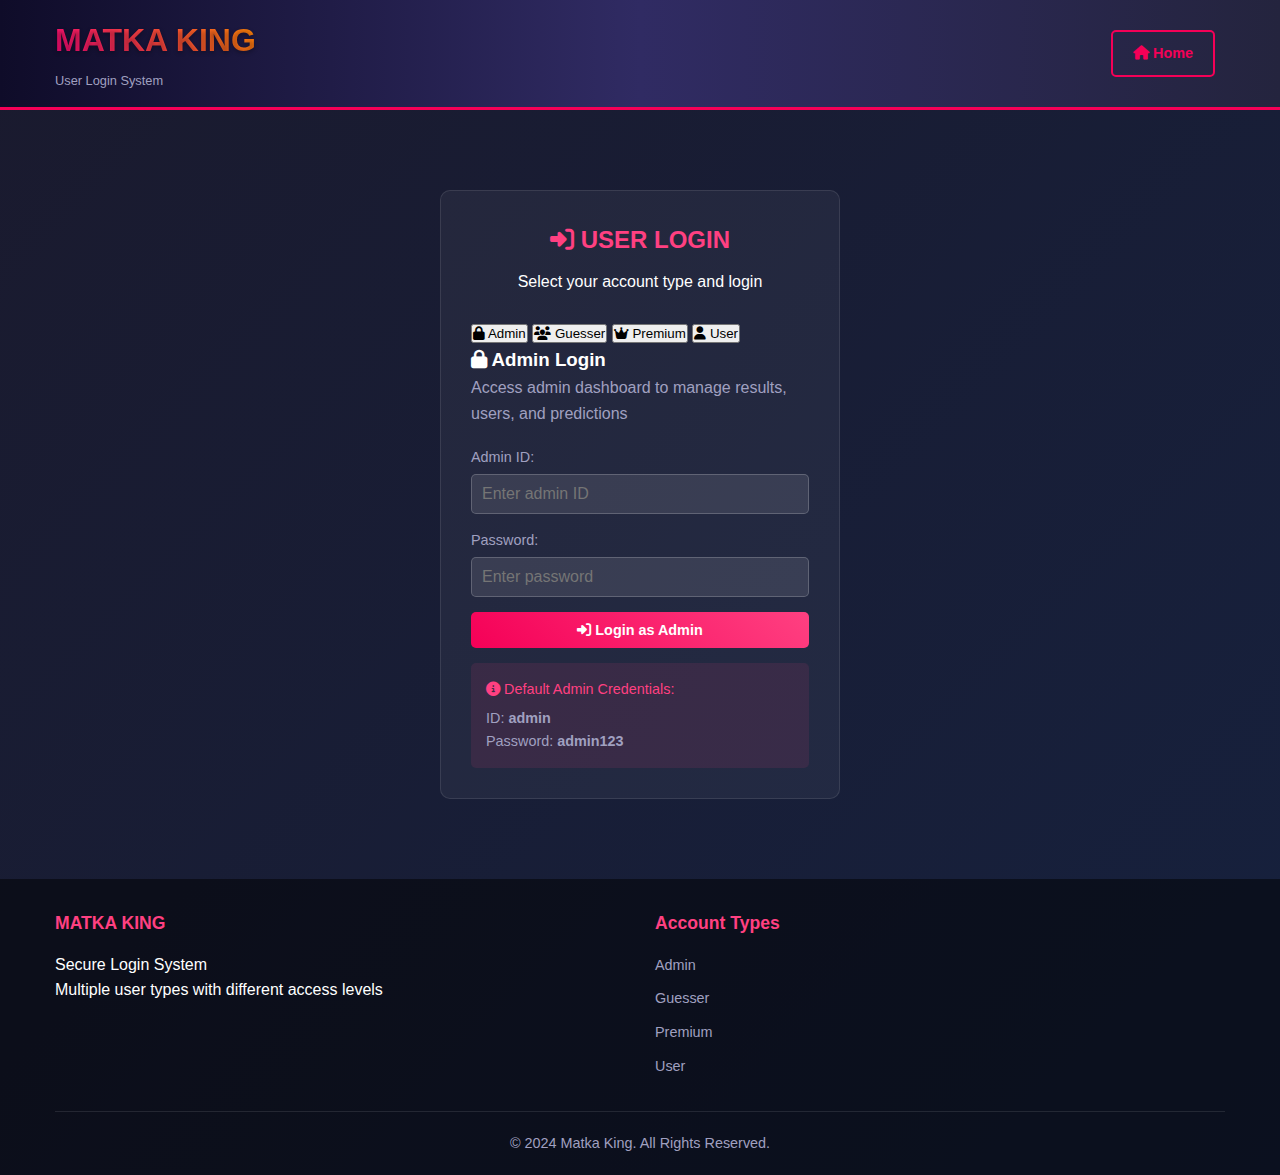
<file: manage-results.html>
<!DOCTYPE html>
<html lang="en">
<head>
    <meta charset="UTF-8">
    <meta name="viewport" content="width=device-width, initial-scale=1.0">
    <title>Manage Results - Matka King</title>
    <link rel="stylesheet" href="style.css">
    <link rel="stylesheet" href="https://cdnjs.cloudflare.com/ajax/libs/font-awesome/6.4.0/css/all.min.css">
</head>
<body>
    <!-- Mobile Menu Button -->
    <button class="mobile-menu-btn" onclick="toggleMobileMenu()">
        <i class="fas fa-bars"></i>
    </button>

    <!-- Mobile Menu -->
    <div class="mobile-menu-overlay" onclick="toggleMobileMenu()"></div>
    <div class="mobile-menu">
        <div class="mobile-menu-header">
            <h3><i class="fas fa-bars"></i> Admin Menu</h3>
            <button class="mobile-menu-close" onclick="toggleMobileMenu()">
                <i class="fas fa-times"></i>
            </button>
        </div>
        <div class="mobile-menu-content">
            <a href="admin-dashboard.html" class="mobile-menu-item">
                <i class="fas fa-tachometer-alt"></i> Dashboard
            </a>
            <a href="manage-results.html" class="mobile-menu-item active">
                <i class="fas fa-flag-checkered"></i> Manage Results
            </a>
            <a href="manage-users.html" class="mobile-menu-item">
                <i class="fas fa-users"></i> Manage Users
            </a>
            <a href="manage-predictions.html" class="mobile-menu-item">
                <i class="fas fa-bullseye"></i> Manage Predictions
            </a>
            <a href="#" class="mobile-menu-item" onclick="logout()">
                <i class="fas fa-sign-out-alt"></i> Logout
            </a>
        </div>
    </div>

    <!-- Header -->
    <header class="header">
        <div class="container">
            <div class="logo">
                <h1>MATKA KING</h1>
                <p>Results Management</p>
            </div>
            <div class="header-buttons">
                <button onclick="logout()" class="btn btn-danger">
                    <i class="fas fa-sign-out-alt"></i> Logout
                </button>
            </div>
        </div>
    </header>

    <!-- Admin Navigation -->
    <nav class="admin-nav container">
        <a href="admin-dashboard.html">
            <i class="fas fa-tachometer-alt"></i> Dashboard
        </a>
        <a href="manage-results.html" class="active">
            <i class="fas fa-flag-checkered"></i> Manage Results
        </a>
        <a href="manage-users.html">
            <i class="fas fa-users"></i> Manage Users
        </a>
        <a href="manage-predictions.html">
            <i class="fas fa-bullseye"></i> Manage Predictions
        </a>
        <a href="index.html">
            <i class="fas fa-home"></i> View Site
        </a>
    </nav>

    <!-- Main Content -->
    <main class="container dashboard-container">
        <div class="dashboard-header">
            <h1><i class="fas fa-flag-checkered"></i> RESULTS MANAGEMENT</h1>
            <p>Update today's results and edit historical results</p>
        </div>

        <!-- Today's Results -->
        <div class="dashboard-card">
            <h3><i class="fas fa-calendar-day"></i> TODAY'S RESULTS (<span id="today-date"></span>)</h3>
            <div class="results-form-grid">
                <!-- Faridabad -->
                <div class="result-set-card">
                    <h4>FARIDABAD (5:15 PM)</h4>
                    <div class="form-group">
                        <label>Result Number:</label>
                        <input type="text" id="result-faridabad" class="form-control" maxlength="2" 
                               placeholder="00-99" value="">
                    </div>
                    <div class="form-group">
                        <label>Status:</label>
                        <select id="status-faridabad" class="form-control">
                            <option value="pending">Pending</option>
                            <option value="published">Published</option>
                        </select>
                    </div>
                    <button class="btn btn-success btn-block" onclick="updateResult('faridabad')">
                        <i class="fas fa-save"></i> Update
                    </button>
                    <div id="status-display-faridabad" class="status-badge unpublished" style="margin-top: 10px;">
                        Not Set
                    </div>
                </div>
                
                <!-- Gaziabad -->
                <div class="result-set-card">
                    <h4>GAZIABAD (9:15 PM)</h4>
                    <div class="form-group">
                        <label>Result Number:</label>
                        <input type="text" id="result-gaziabad" class="form-control" maxlength="2" 
                               placeholder="00-99" value="">
                    </div>
                    <div class="form-group">
                        <label>Status:</label>
                        <select id="status-gaziabad" class="form-control">
                            <option value="pending">Pending</option>
                            <option value="published">Published</option>
                        </select>
                    </div>
                    <button class="btn btn-success btn-block" onclick="updateResult('gaziabad')">
                        <i class="fas fa-save"></i> Update
                    </button>
                    <div id="status-display-gaziabad" class="status-badge unpublished" style="margin-top: 10px;">
                        Not Set
                    </div>
                </div>
                
                <!-- Gali -->
                <div class="result-set-card">
                    <h4>GALI (10:30 PM)</h4>
                    <div class="form-group">
                        <label>Result Number:</label>
                        <input type="text" id="result-gali" class="form-control" maxlength="2" 
                               placeholder="00-99" value="">
                    </div>
                    <div class="form-group">
                        <label>Status:</label>
                        <select id="status-gali" class="form-control">
                            <option value="pending">Pending</option>
                            <option value="published">Published</option>
                        </select>
                    </div>
                    <button class="btn btn-success btn-block" onclick="updateResult('gali')">
                        <i class="fas fa-save"></i> Update
                    </button>
                    <div id="status-display-gali" class="status-badge unpublished" style="margin-top: 10px;">
                        Not Set
                    </div>
                </div>
                
                <!-- Deshwar -->
                <div class="result-set-card">
                    <h4>DESHWAR (4:45 PM)</h4>
                    <div class="form-group">
                        <label>Result Number:</label>
                        <input type="text" id="result-deshwar" class="form-control" maxlength="2" 
                               placeholder="00-99" value="">
                    </div>
                    <div class="form-group">
                        <label>Status:</label>
                        <select id="status-deshwar" class="form-control">
                            <option value="pending">Pending</option>
                            <option value="published">Published</option>
                        </select>
                    </div>
                    <button class="btn btn-success btn-block" onclick="updateResult('deshwar')">
                        <i class="fas fa-save"></i> Update
                    </button>
                    <div id="status-display-deshwar" class="status-badge unpublished" style="margin-top: 10px;">
                        Not Set
                    </div>
                </div>
                
                <!-- Gali Dubai -->
                <div class="result-set-card">
                    <h4>GALI DUBAI (2:30 PM)</h4>
                    <div class="form-group">
                        <label>Result Number:</label>
                        <input type="text" id="result-gali-dubai" class="form-control" maxlength="2" 
                               placeholder="00-99" value="">
                    </div>
                    <div class="form-group">
                        <label>Status:</label>
                        <select id="status-gali-dubai" class="form-control">
                            <option value="pending">Pending</option>
                            <option value="published">Published</option>
                        </select>
                    </div>
                    <button class="btn btn-success btn-block" onclick="updateResult('gali_dubai')">
                        <i class="fas fa-save"></i> Update
                    </button>
                    <div id="status-display-gali_dubai" class="status-badge unpublished" style="margin-top: 10px;">
                        Not Set
                    </div>
                </div>
                
                <!-- Deshwar Dubai -->
                <div class="result-set-card">
                    <h4>DESHWAR DUBAI (11:45 PM)</h4>
                    <div class="form-group">
                        <label>Result Number:</label>
                        <input type="text" id="result-deshwar-dubai" class="form-control" maxlength="2" 
                               placeholder="00-99" value="">
                    </div>
                    <div class="form-group">
                        <label>Status:</label>
                        <select id="status-deshwar-dubai" class="form-control">
                            <option value="pending">Pending</option>
                            <option value="published">Published</option>
                        </select>
                    </div>
                    <button class="btn btn-success btn-block" onclick="updateResult('deshwar_dubai')">
                        <i class="fas fa-save"></i> Update
                    </button>
                    <div id="status-display-deshwar_dubai" class="status-badge unpublished" style="margin-top: 10px;">
                        Not Set
                    </div>
                </div>
            </div>
            
            <!-- Bulk Actions -->
            <div style="margin-top: 20px; display: flex; gap: 10px; flex-wrap: wrap;">
                <button class="btn btn-primary" onclick="saveAllResults()">
                    <i class="fas fa-save"></i> Save All
                </button>
                <button class="btn btn-success" onclick="publishAllResults()">
                    <i class="fas fa-broadcast-tower"></i> Publish All
                </button>
                <button class="btn btn-danger" onclick="clearTodayResults()">
                    <i class="fas fa-trash"></i> Clear All
                </button>
                <button class="btn btn-info" onclick="generateRandomResults()">
                    <i class="fas fa-random"></i> Generate Random
                </button>
            </div>
        </div>

        <!-- Historical Results -->
        <div class="dashboard-card">
            <h3><i class="fas fa-history"></i> HISTORICAL RESULTS</h3>
            <div style="margin-top: 15px;">
                <div style="display: flex; gap: 10px; margin-bottom: 15px; flex-wrap: wrap;">
                    <input type="date" id="history-date" class="form-control" style="max-width: 200px;">
                    <button class="btn btn-primary" onclick="loadHistoricalResults()">
                        <i class="fas fa-search"></i> Load Date
                    </button>
                    <button class="btn btn-info" onclick="loadPreviousDay()">
                        <i class="fas fa-arrow-left"></i> Previous Day
                    </button>
                    <button class="btn btn-info" onclick="loadNextDay()">
                        <i class="fas fa-arrow-right"></i> Next Day
                    </button>
                    <button class="btn btn-success" onclick="generateMonthResults()">
                        <i class="fas fa-calendar"></i> Generate Month
                    </button>
                </div>
                
                <div id="historical-results-container">
                    <p style="color: #a0a0c0; text-align: center;">Select a date to view historical results</p>
                </div>
            </div>
        </div>

        <!-- Quick Date Selector -->
        <div class="dashboard-card">
            <h3><i class="fas fa-calendar-alt"></i> QUICK DATE SELECTOR</h3>
            <div style="display: flex; gap: 10px; margin-top: 15px; flex-wrap: wrap;">
                <button class="btn btn-outline" onclick="setDateOffset(-1)">Yesterday</button>
                <button class="btn btn-outline" onclick="setDateOffset(-2)">2 Days Ago</button>
                <button class="btn btn-outline" onclick="setDateOffset(-7)">Last Week</button>
                <button class="btn btn-outline" onclick="setDateOffset(-30)">Last Month</button>
                <button class="btn btn-outline" onclick="setDateOffset(-90)">3 Months Ago</button>
            </div>
        </div>

        <!-- Results Statistics -->
        <div class="dashboard-card">
            <h3><i class="fas fa-chart-bar"></i> RESULTS STATISTICS</h3>
            <div style="display: grid; grid-template-columns: repeat(auto-fit, minmax(150px, 1fr)); gap: 20px; margin-top: 15px;">
                <div style="text-align: center; padding: 15px; background: rgba(33, 150, 243, 0.1); border-radius: 5px;">
                    <div style="font-size: 1.5rem; font-weight: bold; color: #2196f3;" id="stats-total">0</div>
                    <div style="font-size: 0.9rem; color: #a0a0c0;">Total Days</div>
                </div>
                <div style="text-align: center; padding: 15px; background: rgba(0, 230, 118, 0.1); border-radius: 5px;">
                    <div style="font-size: 1.5rem; font-weight: bold; color: #00e676;" id="stats-complete">0</div>
                    <div style="font-size: 0.9rem; color: #a0a0c0;">Complete Days</div>
                </div>
                <div style="text-align: center; padding: 15px; background: rgba(255, 152, 0, 0.1); border-radius: 5px;">
                    <div style="font-size: 1.5rem; font-weight: bold; color: #ff9800;" id="stats-pending">0</div>
                    <div style="font-size: 0.9rem; color: #a0a0c0;">Pending Days</div>
                </div>
                <div style="text-align: center; padding: 15px; background: rgba(245, 0, 87, 0.1); border-radius: 5px;">
                    <div style="font-size: 1.5rem; font-weight: bold; color: #ff4081;" id="stats-empty">0</div>
                    <div style="font-size: 0.9rem; color: #a0a0c0;">Empty Days</div>
                </div>
            </div>
        </div>
    </main>

    <!-- Footer -->
    <footer class="footer">
        <div class="container">
            <div class="footer-content">
                <div class="footer-section">
                    <h4>RESULTS MANAGEMENT</h4>
                    <p>Manage today's and historical results</p>
                    <p>© 2024 Matka King. Admin Access Only.</p>
                </div>
            </div>
        </div>
    </footer>

    <script src="mobile-menu.js"></script>
    <script>
        // Check admin login
        document.addEventListener('DOMContentLoaded', function() {
            const currentUser = JSON.parse(localStorage.getItem('currentUser') || '{}');
            
            if (currentUser.type !== 'admin') {
                alert('Admin access required!');
                window.location.href = 'login.html';
                return;
            }
            
            // Set today's date
            const today = new Date().toISOString().split('T')[0];
            document.getElementById('today-date').textContent = formatDate(today);
            document.getElementById('history-date').value = today;
            
            // Load today's results
            loadTodayResults();
            
            // Load statistics
            loadStatistics();
            
            // Log activity
            logActivity('Accessed results management');
        });
        
        function formatDate(dateStr) {
            const date = new Date(dateStr);
            return date.toLocaleDateString('en-IN', {
                weekday: 'long',
                year: 'numeric',
                month: 'long',
                day: 'numeric'
            });
        }
        
        function loadTodayResults() {
            const today = new Date().toISOString().split('T')[0];
            const results = JSON.parse(localStorage.getItem('matkaResults') || '{}');
            const todayResults = results[today] || {};
            
            const games = [
                { key: 'faridabad', inputId: 'result-faridabad', statusId: 'status-faridabad', displayId: 'status-display-faridabad' },
                { key: 'gaziabad', inputId: 'result-gaziabad', statusId: 'status-gaziabad', displayId: 'status-display-gaziabad' },
                { key: 'gali', inputId: 'result-gali', statusId: 'status-gali', displayId: 'status-display-gali' },
                { key: 'deshwar', inputId: 'result-deshwar', statusId: 'status-deshwar', displayId: 'status-display-deshwar' },
                { key: 'gali_dubai', inputId: 'result-gali-dubai', statusId: 'status-gali-dubai', displayId: 'status-display-gali_dubai' },
                { key: 'deshwar_dubai', inputId: 'result-deshwar-dubai', statusId: 'status-deshwar-dubai', displayId: 'status-display-deshwar_dubai' }
            ];
            
            games.forEach(game => {
                const result = todayResults[game.key];
                const input = document.getElementById(game.inputId);
                const statusSelect = document.getElementById(game.statusId);
                const display = document.getElementById(game.displayId);
                
                if (result) {
                    input.value = result.result || '';
                    statusSelect.value = result.published ? 'published' : 'pending';
                    
                    if (result.published) {
                        display.textContent = `Published at ${result.time}`;
                        display.className = 'status-badge published';
                    } else if (result.result) {
                        display.textContent = 'Ready to publish';
                        display.className = 'status-badge ready';
                    } else {
                        display.textContent = 'Not set';
                        display.className = 'status-badge unpublished';
                    }
                } else {
                    input.value = '';
                    statusSelect.value = 'pending';
                    display.textContent = 'Not set';
                    display.className = 'status-badge unpublished';
                }
            });
        }
        
        function updateResult(gameKey) {
            const inputId = gameKey.includes('_') ? `result-${gameKey.replace('_', '-')}` : `result-${gameKey}`;
            const statusId = gameKey.includes('_') ? `status-${gameKey.replace('_', '-')}` : `status-${gameKey}`;
            const displayId = `status-display-${gameKey}`;
            
            const result = document.getElementById(inputId).value.trim();
            const status = document.getElementById(statusId).value;
            
            if (result && !/^\d{2}$/.test(result)) {
                alert('Please enter a valid 2-digit number (00-99)');
                return;
            }
            
            const today = new Date().toISOString().split('T')[0];
            let results = JSON.parse(localStorage.getItem('matkaResults') || '{}');
            
            if (!results[today]) results[today] = {};
            
            if (result) {
                results[today][gameKey] = {
                    result: result,
                    published: status === 'published',
                    time: new Date().toLocaleTimeString('en-IN', { 
                        hour: '2-digit', 
                        minute: '2-digit',
                        hour12: true 
                    }),
                    publishTime: status === 'published' ? new Date().toLocaleTimeString() : null
                };
            } else if (results[today][gameKey]) {
                // Keep existing result but update status
                results[today][gameKey].published = status === 'published';
            } else {
                // Remove if empty
                delete results[today][gameKey];
            }
            
            localStorage.setItem('matkaResults', JSON.stringify(results));
            
            // Update display
            const display = document.getElementById(displayId);
            if (result) {
                if (status === 'published') {
                    display.textContent = `Published at ${results[today][gameKey].time}`;
                    display.className = 'status-badge published';
                } else {
                    display.textContent = 'Ready to publish';
                    display.className = 'status-badge ready';
                }
            } else {
                display.textContent = 'Not set';
                display.className = 'status-badge unpublished';
            }
            
            logActivity(`Updated ${gameKey} result: ${result || 'cleared'}`);
        }
        
        function saveAllResults() {
            const games = ['faridabad', 'gaziabad', 'gali', 'deshwar', 'gali_dubai', 'deshwar_dubai'];
            let hasErrors = false;
            
            games.forEach(game => {
                const inputId = game.includes('_') ? `result-${game.replace('_', '-')}` : `result-${game}`;
                const input = document.getElementById(inputId);
                const result = input.value.trim();
                
                if (result && !/^\d{2}$/.test(result)) {
                    alert(`Invalid result for ${game.toUpperCase()}: Must be 2 digits (00-99)`);
                    hasErrors = true;
                }
            });
            
            if (hasErrors) return;
            
            games.forEach(game => updateResult(game));
            alert('All results saved successfully!');
        }
        
        function publishAllResults() {
            const today = new Date().toISOString().split('T')[0];
            let results = JSON.parse(localStorage.getItem('matkaResults') || '{}');
            
            if (!results[today]) {
                alert('No results to publish!');
                return;
            }
            
            Object.keys(results[today]).forEach(game => {
                if (results[today][game].result) {
                    results[today][game].published = true;
                    results[today][game].publishTime = new Date().toLocaleTimeString();
                }
            });
            
            localStorage.setItem('matkaResults', JSON.stringify(results));
            loadTodayResults();
            
            logActivity('Published all results');
            alert('All results published successfully!');
        }
        
        function clearTodayResults() {
            if (!confirm('Clear all today\'s results?')) return;
            
            const today = new Date().toISOString().split('T')[0];
            let results = JSON.parse(localStorage.getItem('matkaResults') || '{}');
            
            delete results[today];
            localStorage.setItem('matkaResults', JSON.stringify(results));
            loadTodayResults();
            
            logActivity('Cleared all today\'s results');
            alert('Today\'s results cleared!');
        }
        
        function generateRandomResults() {
            if (!confirm('Generate random results for all games?')) return;
            
            const games = ['faridabad', 'gaziabad', 'gali', 'deshwar', 'gali_dubai', 'deshwar_dubai'];
            const today = new Date().toISOString().split('T')[0];
            let results = JSON.parse(localStorage.getItem('matkaResults') || '{}');
            
            if (!results[today]) results[today] = {};
            
            games.forEach(game => {
                results[today][game] = {
                    result: Math.floor(Math.random() * 100).toString().padStart(2, '0'),
                    published: false,
                    time: new Date().toLocaleTimeString(),
                    publishTime: null
                };
            });
            
            localStorage.setItem('matkaResults', JSON.stringify(results));
            loadTodayResults();
            
            logActivity('Generated random results');
            alert('Random results generated!');
        }
        
        function loadHistoricalResults() {
            const dateInput = document.getElementById('history-date').value;
            if (!dateInput) return;
            
            const results = JSON.parse(localStorage.getItem('matkaResults') || '{}');
            const dateResults = results[dateInput] || {};
            const container = document.getElementById('historical-results-container');
            
            const games = [
                { key: 'faridabad', name: 'Faridabad' },
                { key: 'gaziabad', name: 'Gaziabad' },
                { key: 'gali', name: 'Gali' },
                { key: 'deshwar', name: 'Deshwar' },
                { key: 'gali_dubai', name: 'Gali Dubai' },
                { key: 'deshwar_dubai', name: 'Deshwar Dubai' }
            ];
            
            let html = `
                <h4 style="color: #ff9800; margin-bottom: 15px;">
                    <i class="fas fa-calendar"></i> Results for ${formatDate(dateInput)}
                </h4>
                <div class="historical-results">
            `;
            
            if (Object.keys(dateResults).length === 0) {
                html += '<p style="color: #a0a0c0; text-align: center;">No results for this date</p>';
            } else {
                games.forEach(game => {
                    const result = dateResults[game.key];
                    html += `
                        <div class="historical-date">
                            <h4>${game.name}</h4>
                            <div class="date-results">
                                <div class="date-result-item">
                                    <strong>Result:</strong> ${result?.result || 'N/A'}
                                </div>
                                <div class="date-result-item">
                                    <strong>Status:</strong> ${result?.published ? 'Published' : 'Not Published'}
                                </div>
                                <div class="date-result-item">
                                    <strong>Time:</strong> ${result?.time || 'N/A'}
                                </div>
                                <div class="date-result-item">
                                    <button class="btn btn-small btn-info" onclick="editHistoricalResult('${dateInput}', '${game.key}')">
                                        <i class="fas fa-edit"></i> Edit
                                    </button>
                                </div>
                            </div>
                        </div>
                    `;
                });
            }
            
            html += '</div>';
            container.innerHTML = html;
        }
        
        function editHistoricalResult(date, game) {
            const results = JSON.parse(localStorage.getItem('matkaResults') || '{}');
            const result = results[date]?.[game];
            
            const newResult = prompt(`Enter new result for ${game} on ${date}:`, result?.result || '');
            if (newResult === null) return;
            
            if (newResult && !/^\d{2}$/.test(newResult)) {
                alert('Please enter a valid 2-digit number!');
                return;
            }
            
            if (!results[date]) results[date] = {};
            
            if (newResult) {
                results[date][game] = {
                    result: newResult,
                    published: result?.published || false,
                    time: result?.time || new Date().toLocaleTimeString(),
                    publishTime: result?.publishTime
                };
            } else {
                delete results[date][game];
                if (Object.keys(results[date]).length === 0) {
                    delete results[date];
                }
            }
            
            localStorage.setItem('matkaResults', JSON.stringify(results));
            loadHistoricalResults();
            loadStatistics();
            
            logActivity(`Edited historical result: ${date} - ${game}`);
            alert('Result updated successfully!');
        }
        
        function loadPreviousDay() {
            const currentDate = document.getElementById('history-date').value;
            const date = new Date(currentDate);
            date.setDate(date.getDate() - 1);
            
            const newDate = date.toISOString().split('T')[0];
            document.getElementById('history-date').value = newDate;
            loadHistoricalResults();
        }
        
        function loadNextDay() {
            const currentDate = document.getElementById('history-date').value;
            const date = new Date(currentDate);
            date.setDate(date.getDate() + 1);
            
            // Don't go beyond today
            const today = new Date().toISOString().split('T')[0];
            const newDate = date.toISOString().split('T')[0];
            
            if (newDate > today) {
                alert('Cannot go beyond today!');
                return;
            }
            
            document.getElementById('history-date').value = newDate;
            loadHistoricalResults();
        }
        
        function setDateOffset(offset) {
            const date = new Date();
            date.setDate(date.getDate() + offset);
            
            const newDate = date.toISOString().split('T')[0];
            document.getElementById('history-date').value = newDate;
            loadHistoricalResults();
        }
        
        function generateMonthResults() {
            if (!confirm('Generate results for the past 30 days? This will create random results for missing days.')) return;
            
            const games = ['faridabad', 'gaziabad', 'gali', 'deshwar', 'gali_dubai', 'deshwar_dubai'];
            let results = JSON.parse(localStorage.getItem('matkaResults') || '{}');
            
            const today = new Date();
            let generatedCount = 0;
            
            for (let i = 30; i >= 0; i--) {
                const date = new Date();
                date.setDate(date.getDate() - i);
                const dateStr = date.toISOString().split('T')[0];
                
                if (!results[dateStr]) {
                    results[dateStr] = {};
                    generatedCount++;
                    
                    games.forEach(game => {
                        const hour = Math.floor(Math.random() * 12) + 12;
                        const minute = Math.floor(Math.random() * 60);
                        results[dateStr][game] = {
                            result: Math.floor(Math.random() * 100).toString().padStart(2, '0'),
                            published: true,
                            time: `${hour}:${minute.toString().padStart(2, '0')} ${hour >= 12 ? 'PM' : 'AM'}`,
                            publishTime: new Date(date.setHours(18, 0, 0, 0)).toLocaleTimeString()
                        };
                    });
                }
            }
            
            localStorage.setItem('matkaResults', JSON.stringify(results));
            loadStatistics();
            
            logActivity(`Generated ${generatedCount} days of historical results`);
            alert(`Generated ${generatedCount} days of historical results!`);
        }
        
        function loadStatistics() {
            const results = JSON.parse(localStorage.getItem('matkaResults') || '{}');
            const dates = Object.keys(results);
            
            let totalDays = dates.length;
            let completeDays = 0;
            let pendingDays = 0;
            let emptyDays = 0;
            
            dates.forEach(date => {
                const dateResults = results[date];
                const gameCount = Object.keys(dateResults).length;
                
                if (gameCount === 6) {
                    completeDays++;
                } else if (gameCount > 0) {
                    pendingDays++;
                } else {
                    emptyDays++;
                }
            });
            
            document.getElementById('stats-total').textContent = totalDays;
            document.getElementById('stats-complete').textContent = completeDays;
            document.getElementById('stats-pending').textContent = pendingDays;
            document.getElementById('stats-empty').textContent = emptyDays;
        }
        
        function logActivity(action) {
            const activity = JSON.parse(localStorage.getItem('adminActivity') || '[]');
            const currentUser = JSON.parse(localStorage.getItem('currentUser') || '{}');
            
            activity.unshift({
                user: currentUser.username || 'admin',
                action: action,
                time: new Date().toISOString()
            });
            
            if (activity.length > 100) {
                activity.length = 100;
            }
            
            localStorage.setItem('adminActivity', JSON.stringify(activity));
        }
        
        function logout() {
            localStorage.removeItem('currentUser');
            window.location.href = 'login.html';
        }
    </script>
</body>
</html>
</file>
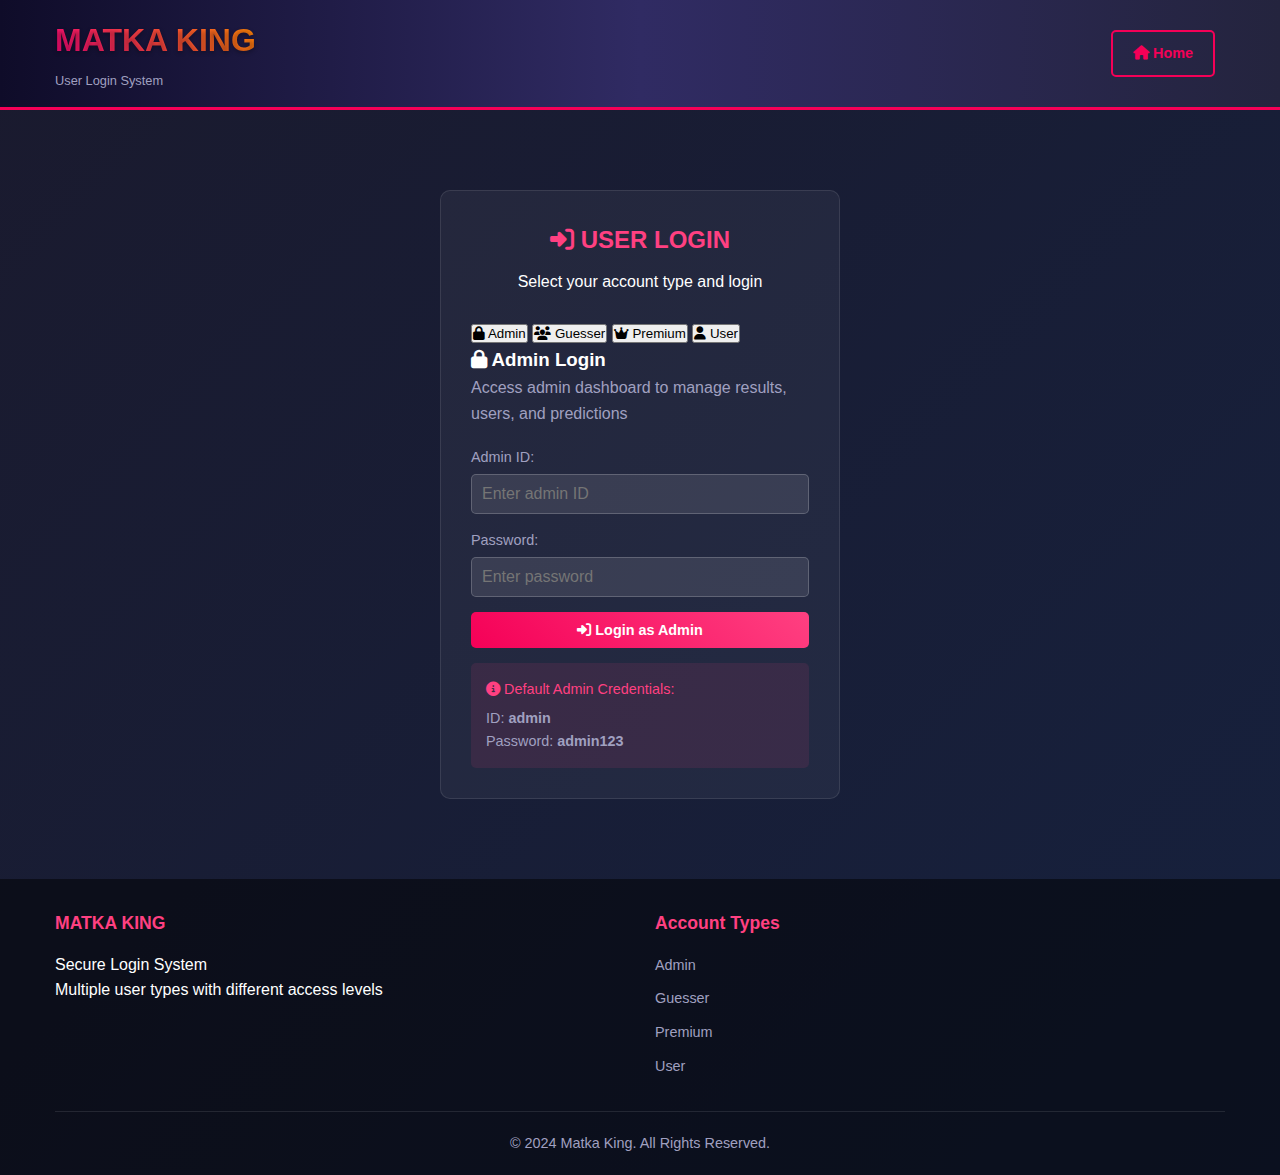
<file: manage-users.html>
<!DOCTYPE html>
<html lang="en">
<head>
    <meta charset="UTF-8">
    <meta name="viewport" content="width=device-width, initial-scale=1.0">
    <title>Manage Users - Matka King</title>
    <link rel="stylesheet" href="style.css">
    <link rel="stylesheet" href="https://cdnjs.cloudflare.com/ajax/libs/font-awesome/6.4.0/css/all.min.css">
</head>
<body>
    <!-- Mobile Menu Button -->
    <button class="mobile-menu-btn" onclick="toggleMobileMenu()">
        <i class="fas fa-bars"></i>
    </button>

    <!-- Mobile Menu -->
    <div class="mobile-menu-overlay" onclick="toggleMobileMenu()"></div>
    <div class="mobile-menu">
        <div class="mobile-menu-header">
            <h3><i class="fas fa-bars"></i> Admin Menu</h3>
            <button class="mobile-menu-close" onclick="toggleMobileMenu()">
                <i class="fas fa-times"></i>
            </button>
        </div>
        <div class="mobile-menu-content">
            <a href="admin-dashboard.html" class="mobile-menu-item">
                <i class="fas fa-tachometer-alt"></i> Dashboard
            </a>
            <a href="manage-results.html" class="mobile-menu-item">
                <i class="fas fa-flag-checkered"></i> Manage Results
            </a>
            <a href="manage-users.html" class="mobile-menu-item active">
                <i class="fas fa-users"></i> Manage Users
            </a>
            <a href="manage-predictions.html" class="mobile-menu-item">
                <i class="fas fa-bullseye"></i> Manage Predictions
            </a>
            <a href="#" class="mobile-menu-item" onclick="logout()">
                <i class="fas fa-sign-out-alt"></i> Logout
            </a>
        </div>
    </div>

    <!-- Header -->
    <header class="header">
        <div class="container">
            <div class="logo">
                <h1>MATKA KING</h1>
                <p>User Management</p>
            </div>
            <div class="header-buttons">
                <button onclick="logout()" class="btn btn-danger">
                    <i class="fas fa-sign-out-alt"></i> Logout
                </button>
            </div>
        </div>
    </header>

    <!-- Admin Navigation -->
    <nav class="admin-nav container">
        <a href="admin-dashboard.html">
            <i class="fas fa-tachometer-alt"></i> Dashboard
        </a>
        <a href="manage-results.html">
            <i class="fas fa-flag-checkered"></i> Manage Results
        </a>
        <a href="manage-users.html" class="active">
            <i class="fas fa-users"></i> Manage Users
        </a>
        <a href="manage-predictions.html">
            <i class="fas fa-bullseye"></i> Manage Predictions
        </a>
        <a href="index.html">
            <i class="fas fa-home"></i> View Site
        </a>
    </nav>

    <!-- Main Content -->
    <main class="container dashboard-container">
        <div class="dashboard-header">
            <h1><i class="fas fa-users"></i> USER MANAGEMENT</h1>
            <p>Create and manage admin, guesser, premium, and regular users</p>
        </div>

        <!-- Add New User Form -->
        <div class="dashboard-card">
            <h3><i class="fas fa-user-plus"></i> ADD NEW USER</h3>
            <form id="addUserForm" style="margin-top: 15px;">
                <div style="display: grid; grid-template-columns: repeat(auto-fit, minmax(200px, 1fr)); gap: 15px; margin-bottom: 15px;">
                    <div class="form-group">
                        <label for="new-username">Username *</label>
                        <input type="text" id="new-username" class="form-control" placeholder="Enter username" required>
                    </div>
                    
                    <div class="form-group">
                        <label for="new-password">Password *</label>
                        <input type="password" id="new-password" class="form-control" placeholder="Enter password" required>
                    </div>
                    
                    <div class="form-group">
                        <label for="new-name">Full Name</label>
                        <input type="text" id="new-name" class="form-control" placeholder="Enter full name">
                    </div>
                    
                    <div class="form-group">
                        <label for="new-email">Email</label>
                        <input type="email" id="new-email" class="form-control" placeholder="Enter email">
                    </div>
                </div>
                
                <div style="display: grid; grid-template-columns: repeat(auto-fit, minmax(200px, 1fr)); gap: 15px; margin-bottom: 15px;">
                    <div class="form-group">
                        <label for="new-type">User Type *</label>
                        <select id="new-type" class="form-control" required>
                            <option value="">Select type</option>
                            <option value="admin">Admin</option>
                            <option value="guesser">Guesser</option>
                            <option value="premium">Premium User</option>
                            <option value="user">Regular User</option>
                        </select>
                    </div>
                    
                    <div class="form-group">
                        <label for="new-status">Status</label>
                        <select id="new-status" class="form-control">
                            <option value="active">Active</option>
                            <option value="inactive">Inactive</option>
                            <option value="suspended">Suspended</option>
                        </select>
                    </div>
                    
                    <div class="form-group">
                        <label for="new-phone">Phone</label>
                        <input type="tel" id="new-phone" class="form-control" placeholder="Enter phone number">
                    </div>
                    
                    <div class="form-group">
                        <label for="new-balance">Balance (₹)</label>
                        <input type="number" id="new-balance" class="form-control" placeholder="0" min="0">
                    </div>
                </div>
                
                <button type="submit" class="btn btn-primary">
                    <i class="fas fa-plus"></i> Add User
                </button>
                <button type="button" class="btn btn-outline" onclick="generateSampleUsers()">
                    <i class="fas fa-magic"></i> Generate Sample Users
                </button>
            </form>
        </div>

        <!-- Users List -->
        <div class="dashboard-card">
            <h3><i class="fas fa-list"></i> ALL USERS</h3>
            <div style="margin-top: 15px; display: flex; gap: 10px; margin-bottom: 15px;">
                <input type="text" id="search-users" class="form-control" placeholder="Search users..." onkeyup="searchUsers()">
                <select id="filter-type" class="form-control" onchange="filterUsers()" style="width: 150px;">
                    <option value="">All Types</option>
                    <option value="admin">Admin</option>
                    <option value="guesser">Guesser</option>
                    <option value="premium">Premium</option>
                    <option value="user">User</option>
                </select>
                <select id="filter-status" class="form-control" onchange="filterUsers()" style="width: 150px;">
                    <option value="">All Status</option>
                    <option value="active">Active</option>
                    <option value="inactive">Inactive</option>
                    <option value="suspended">Suspended</option>
                </select>
            </div>
            
            <div class="table-responsive">
                <table class="user-management-table">
                    <thead>
                        <tr>
                            <th>ID</th>
                            <th>Username</th>
                            <th>Name</th>
                            <th>Type</th>
                            <th>Status</th>
                            <th>Created</th>
                            <th>Balance</th>
                            <th>Actions</th>
                        </tr>
                    </thead>
                    <tbody id="users-list">
                        <!-- Users will be loaded here -->
                    </tbody>
                </table>
            </div>
            
            <div style="margin-top: 15px; text-align: center;">
                <button class="btn btn-outline" onclick="loadMoreUsers()">
                    <i class="fas fa-sync"></i> Load More
                </button>
                <button class="btn btn-danger" onclick="deleteAllUsers()">
                    <i class="fas fa-trash"></i> Delete All Non-Admin
                </button>
            </div>
        </div>

        <!-- Bulk Actions -->
        <div class="dashboard-card">
            <h3><i class="fas fa-cogs"></i> BULK ACTIONS</h3>
            <div style="display: grid; grid-template-columns: repeat(auto-fit, minmax(200px, 1fr)); gap: 15px; margin-top: 15px;">
                <button class="btn btn-success" onclick="activateAllUsers()">
                    <i class="fas fa-check"></i> Activate All
                </button>
                <button class="btn btn-warning" onclick="deactivateAllUsers()">
                    <i class="fas fa-ban"></i> Deactivate All
                </button>
                <button class="btn btn-info" onclick="exportUsersCSV()">
                    <i class="fas fa-download"></i> Export to CSV
                </button>
                <button class="btn btn-outline" onclick="importUsersCSV()">
                    <i class="fas fa-upload"></i> Import from CSV
                </button>
            </div>
        </div>

        <!-- User Statistics -->
        <div class="dashboard-card">
            <h3><i class="fas fa-chart-pie"></i> USER STATISTICS</h3>
            <div style="display: grid; grid-template-columns: repeat(auto-fit, minmax(150px, 1fr)); gap: 20px; margin-top: 15px;">
                <div style="text-align: center; padding: 15px; background: rgba(245, 0, 87, 0.1); border-radius: 5px;">
                    <div style="font-size: 1.5rem; font-weight: bold; color: #ff4081;" id="stats-total">0</div>
                    <div style="font-size: 0.9rem; color: #a0a0c0;">Total Users</div>
                </div>
                <div style="text-align: center; padding: 15px; background: rgba(33, 150, 243, 0.1); border-radius: 5px;">
                    <div style="font-size: 1.5rem; font-weight: bold; color: #2196f3;" id="stats-guessers">0</div>
                    <div style="font-size: 0.9rem; color: #a0a0c0;">Guessers</div>
                </div>
                <div style="text-align: center; padding: 15px; background: rgba(255, 215, 0, 0.1); border-radius: 5px;">
                    <div style="font-size: 1.5rem; font-weight: bold; color: #ffd700;" id="stats-premium">0</div>
                    <div style="font-size: 0.9rem; color: #a0a0c0;">Premium</div>
                </div>
                <div style="text-align: center; padding: 15px; background: rgba(0, 230, 118, 0.1); border-radius: 5px;">
                    <div style="font-size: 1.5rem; font-weight: bold; color: #00e676;" id="stats-active">0</div>
                    <div style="font-size: 0.9rem; color: #a0a0c0;">Active</div>
                </div>
            </div>
        </div>
    </main>

    <!-- Footer -->
    <footer class="footer">
        <div class="container">
            <div class="footer-content">
                <div class="footer-section">
                    <h4>USER MANAGEMENT</h4>
                    <p>Create and manage all user accounts</p>
                    <p>© 2024 Matka King. Admin Access Only.</p>
                </div>
            </div>
        </div>
    </footer>

    <script src="mobile-menu.js"></script>
    <script>
        // Check admin login
        document.addEventListener('DOMContentLoaded', function() {
            const currentUser = JSON.parse(localStorage.getItem('currentUser') || '{}');
            
            if (currentUser.type !== 'admin') {
                alert('Admin access required!');
                window.location.href = 'login.html';
                return;
            }
            
            // Load users
            loadUsers();
            updateStatistics();
            
            // Setup form submission
            document.getElementById('addUserForm').addEventListener('submit', function(e) {
                e.preventDefault();
                addNewUser();
            });
        });
        
        function loadUsers() {
            const users = JSON.parse(localStorage.getItem('matkaUsers') || '[]');
            const container = document.getElementById('users-list');
            
            if (users.length === 0) {
                container.innerHTML = `
                    <tr>
                        <td colspan="8" style="text-align: center; padding: 30px;">
                            <p style="color: #a0a0c0;">No users found. Add your first user!</p>
                        </td>
                    </tr>
                `;
                return;
            }
            
            let html = '';
            users.forEach(user => {
                const badgeClass = `badge-${user.type}`;
                const statusClass = user.status === 'active' ? 'status-active' : 'status-inactive';
                
                html += `
                    <tr>
                        <td>${user.id || 'N/A'}</td>
                        <td><strong>${user.username}</strong></td>
                        <td>${user.name || 'N/A'}</td>
                        <td><span class="user-badge ${badgeClass}">${user.type.toUpperCase()}</span></td>
                        <td><span class="${statusClass}">${user.status || 'active'}</span></td>
                        <td>${new Date(user.created || Date.now()).toLocaleDateString()}</td>
                        <td>₹${user.balance || '0'}</td>
                        <td>
                            <button class="btn btn-small btn-info" onclick="editUser('${user.username}')">
                                <i class="fas fa-edit"></i>
                            </button>
                            <button class="btn btn-small btn-danger" onclick="deleteUser('${user.username}')" ${user.type === 'admin' ? 'disabled' : ''}>
                                <i class="fas fa-trash"></i>
                            </button>
                            <button class="btn btn-small btn-warning" onclick="toggleUserStatus('${user.username}')">
                                <i class="fas fa-power-off"></i>
                            </button>
                        </td>
                    </tr>
                `;
            });
            
            container.innerHTML = html;
        }
        
        function addNewUser() {
            const username = document.getElementById('new-username').value.trim();
            const password = document.getElementById('new-password').value.trim();
            const name = document.getElementById('new-name').value.trim();
            const email = document.getElementById('new-email').value.trim();
            const type = document.getElementById('new-type').value;
            const status = document.getElementById('new-status').value;
            const phone = document.getElementById('new-phone').value.trim();
            const balance = document.getElementById('new-balance').value || '0';
            
            if (!username || !password || !type) {
                alert('Please fill all required fields!');
                return;
            }
            
            let users = JSON.parse(localStorage.getItem('matkaUsers') || '[]');
            
            // Check if username exists
            if (users.find(u => u.username === username)) {
                alert('Username already exists!');
                return;
            }
            
            // Create new user
            const newUser = {
                id: type.charAt(0) + Date.now(),
                username: username,
                password: password,
                name: name,
                email: email,
                type: type,
                status: status,
                phone: phone,
                balance: parseInt(balance),
                created: new Date().toISOString(),
                lastLogin: null
            };
            
            users.push(newUser);
            localStorage.setItem('matkaUsers', JSON.stringify(users));
            
            // Reset form
            document.getElementById('addUserForm').reset();
            
            // Reload users
            loadUsers();
            updateStatistics();
            
            // Log activity
            logActivity(`Created new ${type} user: ${username}`);
            
            alert(`User ${username} created successfully!`);
        }
        
        function editUser(username) {
            const users = JSON.parse(localStorage.getItem('matkaUsers') || '[]');
            const user = users.find(u => u.username === username);
            
            if (!user) return;
            
            const newName = prompt('Enter new name:', user.name || '');
            if (newName === null) return;
            
            const newEmail = prompt('Enter new email:', user.email || '');
            if (newEmail === null) return;
            
            const newPhone = prompt('Enter new phone:', user.phone || '');
            if (newPhone === null) return;
            
            const newBalance = prompt('Enter new balance:', user.balance || '0');
            if (newBalance === null) return;
            
            const newType = prompt('Enter user type (admin/guesser/premium/user):', user.type || 'user');
            if (newType === null) return;
            
            const newStatus = prompt('Enter status (active/inactive/suspended):', user.status || 'active');
            if (newStatus === null) return;
            
            // Update user
            user.name = newName;
            user.email = newEmail;
            user.phone = newPhone;
            user.balance = parseInt(newBalance);
            user.type = newType;
            user.status = newStatus;
            
            localStorage.setItem('matkaUsers', JSON.stringify(users));
            loadUsers();
            
            logActivity(`Edited user: ${username}`);
            alert('User updated successfully!');
        }
        
        function deleteUser(username) {
            if (!confirm(`Are you sure you want to delete user ${username}?`)) return;
            
            let users = JSON.parse(localStorage.getItem('matkaUsers') || '[]');
            users = users.filter(u => u.username !== username);
            
            localStorage.setItem('matkaUsers', JSON.stringify(users));
            loadUsers();
            updateStatistics();
            
            logActivity(`Deleted user: ${username}`);
            alert('User deleted successfully!');
        }
        
        function toggleUserStatus(username) {
            let users = JSON.parse(localStorage.getItem('matkaUsers') || '[]');
            const user = users.find(u => u.username === username);
            
            if (!user) return;
            
            user.status = user.status === 'active' ? 'inactive' : 'active';
            localStorage.setItem('matkaUsers', JSON.stringify(users));
            loadUsers();
            
            const action = user.status === 'active' ? 'activated' : 'deactivated';
            logActivity(`${action} user: ${username}`);
            alert(`User ${username} ${action}!`);
        }
        
        function generateSampleUsers() {
            if (!confirm('Generate sample users? This will add 5 guessers and 3 premium users.')) return;
            
            const sampleUsers = [
                {
                    id: 'G001',
                    username: 'raju_guesser',
                    password: 'pass123',
                    name: 'Raju Kumar',
                    type: 'guesser',
                    status: 'active',
                    balance: 5000,
                    created: new Date().toISOString()
                },
                {
                    id: 'G002',
                    username: 'amit_prediction',
                    password: 'pass123',
                    name: 'Amit Singh',
                    type: 'guesser',
                    status: 'active',
                    balance: 7500,
                    created: new Date().toISOString()
                },
                {
                    id: 'G003',
                    username: 'suresh_matka',
                    password: 'pass123',
                    name: 'Suresh Patel',
                    type: 'guesser',
                    status: 'active',
                    balance: 3000,
                    created: new Date().toISOString()
                },
                {
                    id: 'P001',
                    username: 'vip_ravi',
                    password: 'pass123',
                    name: 'Ravi Sharma',
                    type: 'premium',
                    status: 'active',
                    balance: 15000,
                    created: new Date().toISOString()
                },
                {
                    id: 'P002',
                    username: 'golden_user',
                    password: 'pass123',
                    name: 'Golden Singh',
                    type: 'premium',
                    status: 'active',
                    balance: 20000,
                    created: new Date().toISOString()
                }
            ];
            
            let users = JSON.parse(localStorage.getItem('matkaUsers') || '[]');
            
            // Add only if not exists
            sampleUsers.forEach(sample => {
                if (!users.find(u => u.username === sample.username)) {
                    users.push(sample);
                }
            });
            
            localStorage.setItem('matkaUsers', JSON.stringify(users));
            loadUsers();
            updateStatistics();
            
            logActivity('Generated sample users');
            alert('Sample users generated successfully!');
        }
        
        function searchUsers() {
            const search = document.getElementById('search-users').value.toLowerCase();
            const rows = document.querySelectorAll('#users-list tr');
            
            rows.forEach(row => {
                const text = row.textContent.toLowerCase();
                row.style.display = text.includes(search) ? '' : 'none';
            });
        }
        
        function filterUsers() {
            const type = document.getElementById('filter-type').value;
            const status = document.getElementById('filter-status').value;
            const rows = document.querySelectorAll('#users-list tr');
            
            rows.forEach(row => {
                const typeCell = row.cells[3]?.textContent.toLowerCase();
                const statusCell = row.cells[4]?.textContent.toLowerCase();
                
                const typeMatch = !type || typeCell.includes(type);
                const statusMatch = !status || statusCell.includes(status);
                
                row.style.display = typeMatch && statusMatch ? '' : 'none';
            });
        }
        
        function updateStatistics() {
            const users = JSON.parse(localStorage.getItem('matkaUsers') || '[]');
            
            document.getElementById('stats-total').textContent = users.length;
            document.getElementById('stats-guessers').textContent = users.filter(u => u.type === 'guesser').length;
            document.getElementById('stats-premium').textContent = users.filter(u => u.type === 'premium').length;
            document.getElementById('stats-active').textContent = users.filter(u => u.status === 'active').length;
        }
        
        function activateAllUsers() {
            if (!confirm('Activate all users?')) return;
            
            let users = JSON.parse(localStorage.getItem('matkaUsers') || '[]');
            users.forEach(u => u.status = 'active');
            
            localStorage.setItem('matkaUsers', JSON.stringify(users));
            loadUsers();
            updateStatistics();
            
            logActivity('Activated all users');
            alert('All users activated!');
        }
        
        function deactivateAllUsers() {
            if (!confirm('Deactivate all non-admin users?')) return;
            
            let users = JSON.parse(localStorage.getItem('matkaUsers') || '[]');
            users.forEach(u => {
                if (u.type !== 'admin') {
                    u.status = 'inactive';
                }
            });
            
            localStorage.setItem('matkaUsers', JSON.stringify(users));
            loadUsers();
            updateStatistics();
            
            logActivity('Deactivated all non-admin users');
            alert('All non-admin users deactivated!');
        }
        
        function deleteAllUsers() {
            if (!confirm('Delete ALL non-admin users? This cannot be undone!')) return;
            
            let users = JSON.parse(localStorage.getItem('matkaUsers') || '[]');
            users = users.filter(u => u.type === 'admin');
            
            localStorage.setItem('matkaUsers', JSON.stringify(users));
            loadUsers();
            updateStatistics();
            
            logActivity('Deleted all non-admin users');
            alert('All non-admin users deleted!');
        }
        
        function exportUsersCSV() {
            const users = JSON.parse(localStorage.getItem('matkaUsers') || '[]');
            
            if (users.length === 0) {
                alert('No users to export!');
                return;
            }
            
            const headers = ['ID', 'Username', 'Name', 'Type', 'Status', 'Email', 'Phone', 'Balance', 'Created'];
            const csv = [
                headers.join(','),
                ...users.map(user => [
                    user.id || '',
                    user.username,
                    user.name || '',
                    user.type,
                    user.status || 'active',
                    user.email || '',
                    user.phone || '',
                    user.balance || '0',
                    new Date(user.created || Date.now()).toISOString()
                ].map(field => `"${field}"`).join(','))
            ].join('\n');
            
            const blob = new Blob([csv], { type: 'text/csv' });
            const url = URL.createObjectURL(blob);
            const a = document.createElement('a');
            a.href = url;
            a.download = `users-export-${new Date().getTime()}.csv`;
            a.click();
            
            logActivity('Exported users to CSV');
        }
        
        function importUsersCSV() {
            alert('CSV import feature coming soon!');
        }
        
        function loadMoreUsers() {
            // For future pagination
            loadUsers();
        }
        
        function logActivity(action) {
            const activity = JSON.parse(localStorage.getItem('adminActivity') || '[]');
            const currentUser = JSON.parse(localStorage.getItem('currentUser') || '{}');
            
            activity.unshift({
                user: currentUser.username || 'admin',
                action: action,
                time: new Date().toISOString()
            });
            
            if (activity.length > 100) {
                activity.length = 100;
            }
            
            localStorage.setItem('adminActivity', JSON.stringify(activity));
        }
        
        function logout() {
            localStorage.removeItem('currentUser');
            window.location.href = 'login.html';
        }
    </script>
</body>
</html>
</file>
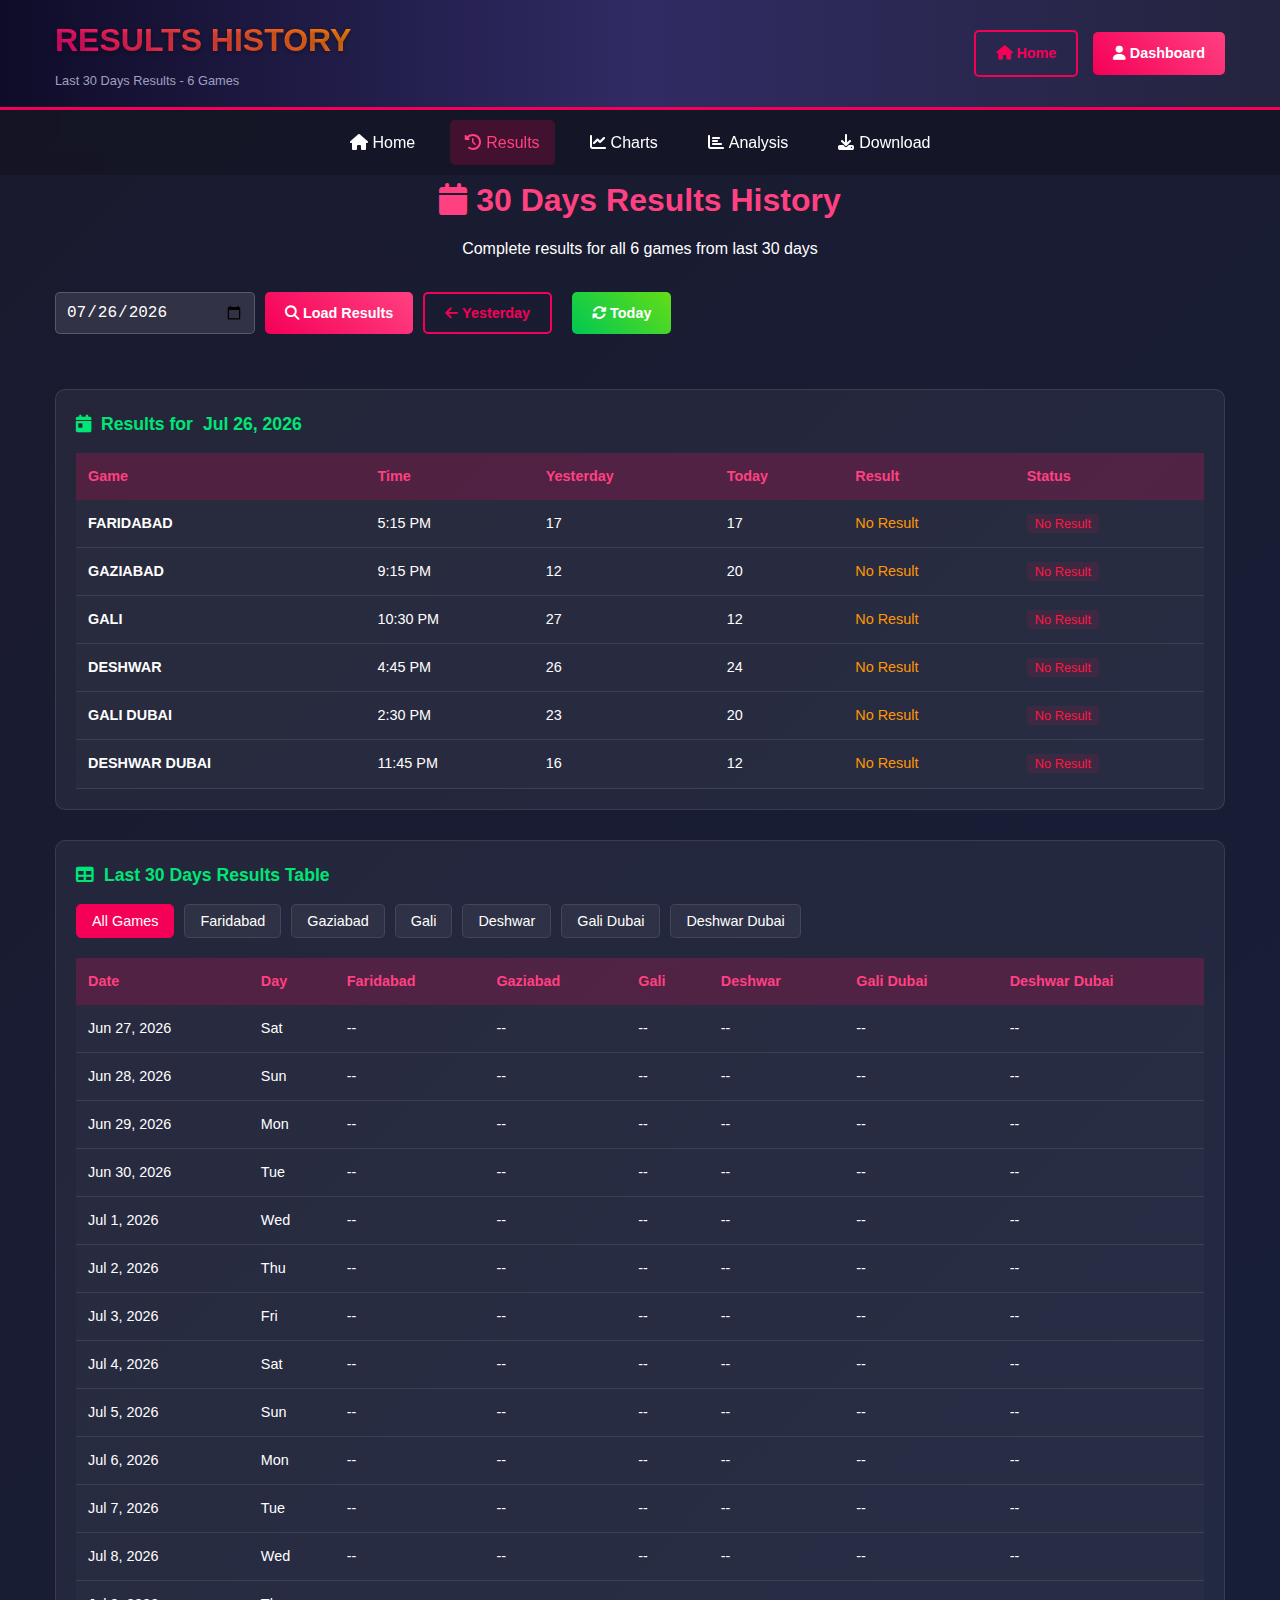
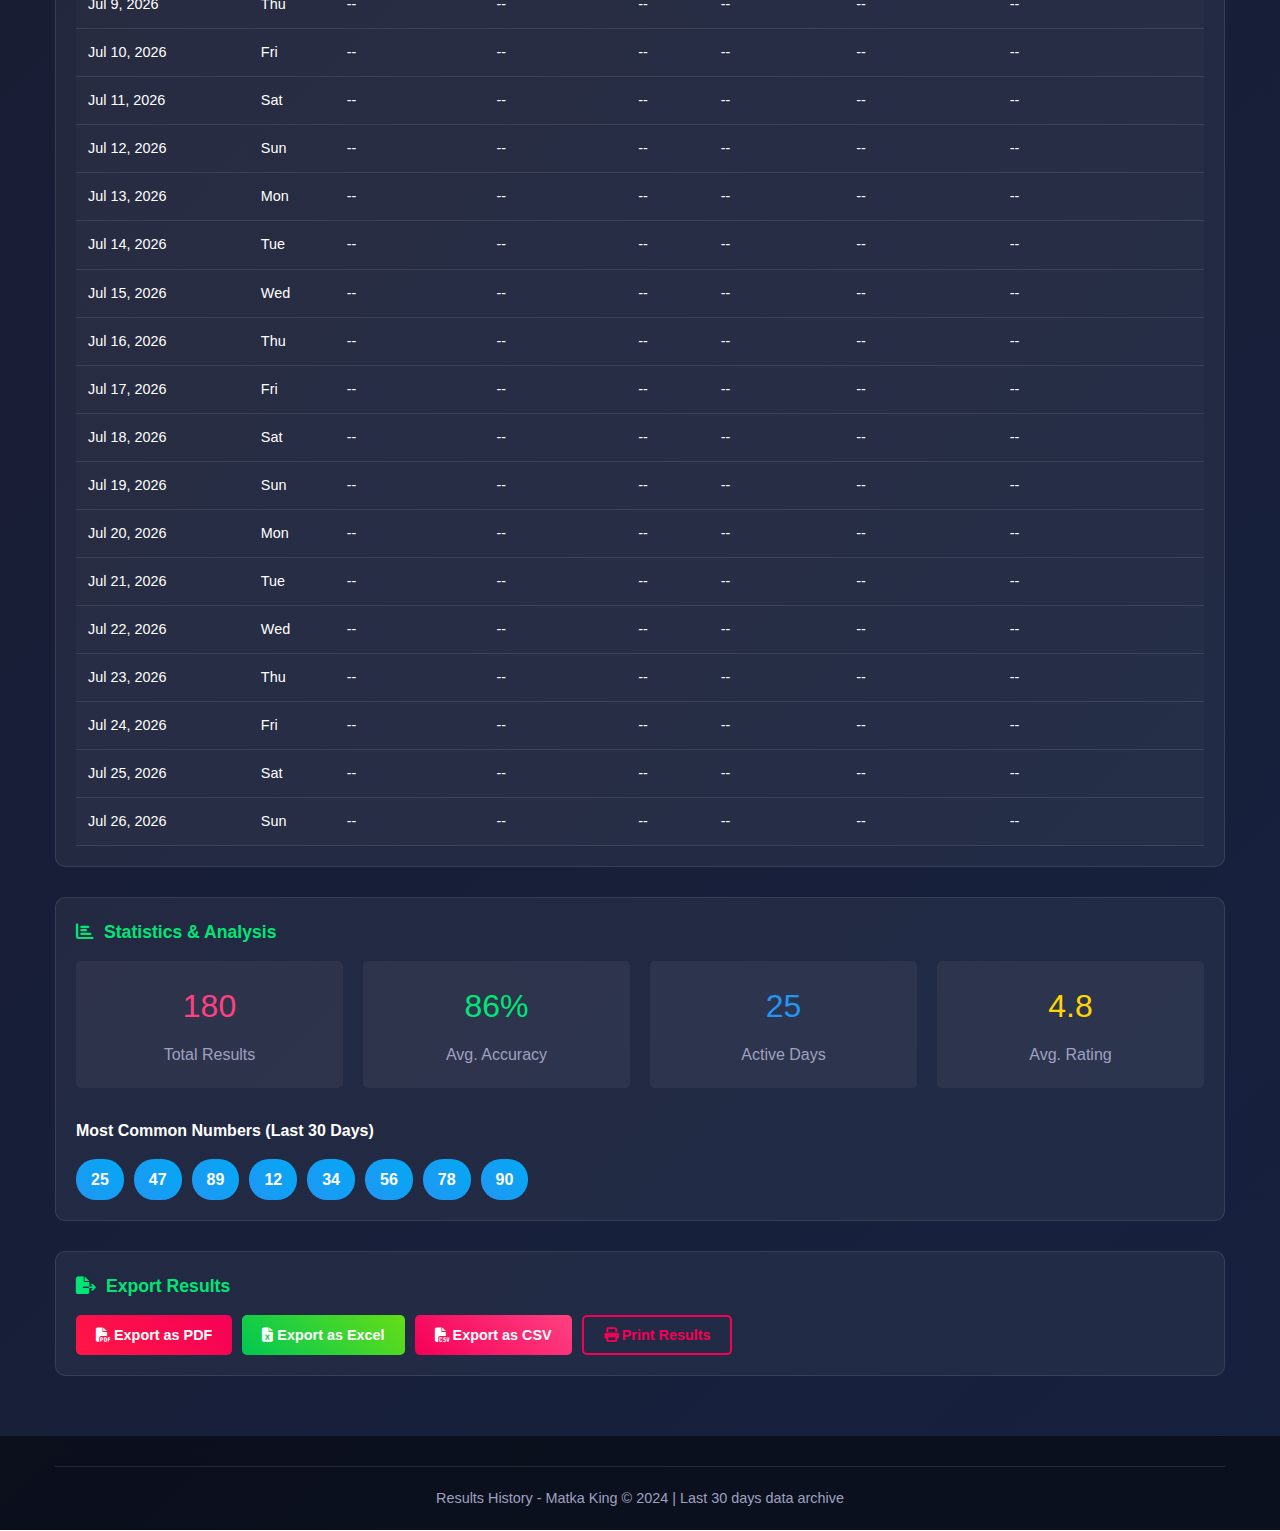
<file: results-history.html>
<!DOCTYPE html>
<html lang="en">
<head>
    <meta charset="UTF-8">
    <meta name="viewport" content="width=device-width, initial-scale=1.0">
    <title>Results History - Matka King</title>
    <link rel="stylesheet" href="style.css">
    <link rel="stylesheet" href="https://cdnjs.cloudflare.com/ajax/libs/font-awesome/6.4.0/css/all.min.css">
</head>
<body>
    <!-- Header -->
    <header class="header">
        <div class="container">
            <div class="logo">
                <h1>RESULTS HISTORY</h1>
                <p>Last 30 Days Results - 6 Games</p>
            </div>
            <div class="header-buttons">
                <a href="index.html" class="btn btn-outline">
                    <i class="fas fa-home"></i> Home
                </a>
                <a href="user-dashboard.html" class="btn btn-primary">
                    <i class="fas fa-user"></i> Dashboard
                </a>
            </div>
        </div>
    </header>

    <!-- Navigation -->
    <nav class="navbar">
        <div class="container">
            <ul class="nav-links">
                <li><a href="index.html"><i class="fas fa-home"></i> Home</a></li>
                <li><a href="results-history.html" class="active"><i class="fas fa-history"></i> Results</a></li>
                <li><a href="#charts"><i class="fas fa-chart-line"></i> Charts</a></li>
                <li><a href="#analysis"><i class="fas fa-chart-bar"></i> Analysis</a></li>
                <li><a href="#download"><i class="fas fa-download"></i> Download</a></li>
            </ul>
        </div>
    </nav>

    <!-- Main Content -->
    <main class="container">
        <!-- Results Header -->
        <div class="admin-header">
            <h1><i class="fas fa-calendar"></i> 30 Days Results History</h1>
            <p>Complete results for all 6 games from last 30 days</p>
        </div>

        <!-- Date Selection -->
        <div class="date-selector">
            <input type="date" id="datePicker" class="form-control" style="max-width: 200px;" 
                   value="${new Date().toISOString().split('T')[0]}"
                   max="${new Date().toISOString().split('T')[0]}">
            <button onclick="loadDateResults()" class="btn btn-primary">
                <i class="fas fa-search"></i> Load Results
            </button>
            <button onclick="loadYesterday()" class="btn btn-outline">
                <i class="fas fa-arrow-left"></i> Yesterday
            </button>
            <button onclick="loadToday()" class="btn btn-success">
                <i class="fas fa-sync-alt"></i> Today
            </button>
        </div>

        <!-- Results Display -->
        <div class="results-history">
            <!-- Selected Date Results -->
            <div class="admin-card" style="margin-bottom: 30px;">
                <h3><i class="fas fa-calendar-day"></i> Results for <span id="selectedDate"></span></h3>
                <div class="table-responsive">
                    <table class="table">
                        <thead>
                            <tr>
                                <th>Game</th>
                                <th>Time</th>
                                <th>Yesterday</th>
                                <th>Today</th>
                                <th>Result</th>
                                <th>Status</th>
                            </tr>
                        </thead>
                        <tbody id="dateResults">
                            <!-- Results will be loaded here -->
                        </tbody>
                    </table>
                </div>
            </div>

            <!-- Last 30 Days Table -->
            <div class="admin-card">
                <h3><i class="fas fa-table"></i> Last 30 Days Results Table</h3>
                <div class="date-selector" style="margin-bottom: 20px;">
                    <button onclick="showAllGames()" class="date-btn active">All Games</button>
                    <button onclick="showGame('1')" class="date-btn">Faridabad</button>
                    <button onclick="showGame('2')" class="date-btn">Gaziabad</button>
                    <button onclick="showGame('3')" class="date-btn">Gali</button>
                    <button onclick="showGame('4')" class="date-btn">Deshwar</button>
                    <button onclick="showGame('5')" class="date-btn">Gali Dubai</button>
                    <button onclick="showGame('6')" class="date-btn">Deshwar Dubai</button>
                </div>
                
                <div class="table-responsive">
                    <table class="table">
                        <thead>
                            <tr>
                                <th>Date</th>
                                <th>Day</th>
                                <th>Faridabad</th>
                                <th>Gaziabad</th>
                                <th>Gali</th>
                                <th>Deshwar</th>
                                <th>Gali Dubai</th>
                                <th>Deshwar Dubai</th>
                            </tr>
                        </thead>
                        <tbody id="resultsTable">
                            <!-- 30 days data will be loaded here -->
                        </tbody>
                    </table>
                </div>
            </div>

            <!-- Statistics -->
            <div class="admin-card" style="margin-top: 30px;">
                <h3><i class="fas fa-chart-bar"></i> Statistics & Analysis</h3>
                <div style="display: grid; grid-template-columns: repeat(auto-fit, minmax(200px, 1fr)); gap: 20px; margin-bottom: 30px;">
                    <div style="background: rgba(255,255,255,0.05); padding: 20px; border-radius: 5px;">
                        <div style="font-size: 2rem; color: #ff4081; text-align: center;">180</div>
                        <div style="color: #a0a0c0; text-align: center; margin-top: 10px;">Total Results</div>
                    </div>
                    <div style="background: rgba(255,255,255,0.05); padding: 20px; border-radius: 5px;">
                        <div style="font-size: 2rem; color: #00e676; text-align: center;">86%</div>
                        <div style="color: #a0a0c0; text-align: center; margin-top: 10px;">Avg. Accuracy</div>
                    </div>
                    <div style="background: rgba(255,255,255,0.05); padding: 20px; border-radius: 5px;">
                        <div style="font-size: 2rem; color: #2196f3; text-align: center;">25</div>
                        <div style="color: #a0a0c0; text-align: center; margin-top: 10px;">Active Days</div>
                    </div>
                    <div style="background: rgba(255,255,255,0.05); padding: 20px; border-radius: 5px;">
                        <div style="font-size: 2rem; color: #ffd600; text-align: center;">4.8</div>
                        <div style="color: #a0a0c0; text-align: center; margin-top: 10px;">Avg. Rating</div>
                    </div>
                </div>
                
                <div id="chartAnalysis">
                    <h4>Most Common Numbers (Last 30 Days)</h4>
                    <div style="display: flex; flex-wrap: wrap; gap: 10px; margin-top: 15px;">
                        <span class="common-number">25</span>
                        <span class="common-number">47</span>
                        <span class="common-number">89</span>
                        <span class="common-number">12</span>
                        <span class="common-number">34</span>
                        <span class="common-number">56</span>
                        <span class="common-number">78</span>
                        <span class="common-number">90</span>
                    </div>
                </div>
            </div>

            <!-- Export Options -->
            <div class="admin-card" style="margin-top: 30px;">
                <h3><i class="fas fa-file-export"></i> Export Results</h3>
                <div style="display: flex; gap: 10px; flex-wrap: wrap;">
                    <button onclick="exportAsPDF()" class="btn btn-danger">
                        <i class="fas fa-file-pdf"></i> Export as PDF
                    </button>
                    <button onclick="exportAsExcel()" class="btn btn-success">
                        <i class="fas fa-file-excel"></i> Export as Excel
                    </button>
                    <button onclick="exportAsCSV()" class="btn btn-primary">
                        <i class="fas fa-file-csv"></i> Export as CSV
                    </button>
                    <button onclick="printResults()" class="btn btn-outline">
                        <i class="fas fa-print"></i> Print Results
                    </button>
                </div>
            </div>
        </div>
    </main>

    <!-- Footer -->
    <footer class="footer">
        <div class="container">
            <div class="footer-bottom">
                <p>Results History - Matka King &copy; 2024 | Last 30 days data archive</p>
            </div>
        </div>
    </footer>

    <script>
        // Results History JavaScript
        document.addEventListener('DOMContentLoaded', function() {
            // Set initial date
            const today = new Date();
            document.getElementById('selectedDate').textContent = formatDate(today);
            document.getElementById('datePicker').value = today.toISOString().split('T')[0];
            
            // Load data
            loadDateResults();
            load30DaysResults();
        });

        function loadDateResults() {
            const selectedDate = document.getElementById('datePicker').value;
            if (!selectedDate) return;
            
            const date = new Date(selectedDate);
            document.getElementById('selectedDate').textContent = formatDate(date);
            
            const games = JSON.parse(localStorage.getItem('matkaGames')) || [];
            const tbody = document.getElementById('dateResults');
            
            tbody.innerHTML = '';
            
            games.forEach(game => {
                // Find result for selected date
                const result = game.results.find(r => 
                    new Date(r.date).toDateString() === date.toDateString()
                );
                
                // Calculate yesterday and today values (demo data)
                const yesterdayVal = Math.floor(Math.random() * 20) + 10;
                const todayVal = Math.floor(Math.random() * 20) + 5;
                
                const row = document.createElement('tr');
                row.innerHTML = `
                    <td><strong>${game.name}</strong></td>
                    <td>${formatTime(game.time)}</td>
                    <td>${yesterdayVal}</td>
                    <td>${todayVal}</td>
                    <td>
                        ${result && result.numbers ? 
                            result.numbers.map(n => 
                                `<span style="display: inline-block; width: 30px; height: 30px; line-height: 30px; text-align: center; background: linear-gradient(45deg, #00c853, #64dd17); border-radius: 50%; margin: 0 2px;">${n.toString().padStart(2, '0')}</span>`
                            ).join('') : 
                            '<span style="color: #ff9800;">No Result</span>'
                        }
                    </td>
                    <td>
                        <span class="${result ? 'active-status' : 'inactive-status'}">
                            ${result ? 'Declared' : 'No Result'}
                        </span>
                    </td>
                `;
                tbody.appendChild(row);
            });
        }

        function load30DaysResults() {
            const games = JSON.parse(localStorage.getItem('matkaGames')) || [];
            const tbody = document.getElementById('resultsTable');
            
            tbody.innerHTML = '';
            
            // Generate last 30 days data
            for (let i = 29; i >= 0; i--) {
                const date = new Date();
                date.setDate(date.getDate() - i);
                const dateStr = formatDate(date);
                const dayName = getDayName(date);
                
                const row = document.createElement('tr');
                let rowHtml = `
                    <td>${dateStr}</td>
                    <td>${dayName}</td>
                `;
                
                // Add results for each game
                games.forEach(game => {
                    const result = game.results.find(r => 
                        new Date(r.date).toDateString() === date.toDateString()
                    );
                    
                    rowHtml += `<td>${result && result.numbers ? result.numbers.map(n => n.toString().padStart(2, '0')).join('-') : '--'}</td>`;
                });
                
                row.innerHTML = rowHtml;
                tbody.appendChild(row);
            }
        }

        function loadYesterday() {
            const yesterday = new Date();
            yesterday.setDate(yesterday.getDate() - 1);
            
            document.getElementById('datePicker').value = yesterday.toISOString().split('T')[0];
            loadDateResults();
        }

        function loadToday() {
            const today = new Date();
            document.getElementById('datePicker').value = today.toISOString().split('T')[0];
            loadDateResults();
        }

        function showAllGames() {
            updateDateButtons('all');
            load30DaysResults();
        }

        function showGame(gameId) {
            updateDateButtons(gameId);
            // Filter results for specific game
            const games = JSON.parse(localStorage.getItem('matkaGames')) || [];
            const selectedGame = games.find(g => g.id == gameId);
            
            if (!selectedGame) return;
            
            const tbody = document.getElementById('resultsTable');
            tbody.innerHTML = '';
            
            for (let i = 29; i >= 0; i--) {
                const date = new Date();
                date.setDate(date.getDate() - i);
                const dateStr = formatDate(date);
                const dayName = getDayName(date);
                
                const result = selectedGame.results.find(r => 
                    new Date(r.date).toDateString() === date.toDateString()
                );
                
                const row = document.createElement('tr');
                row.innerHTML = `
                    <td>${dateStr}</td>
                    <td>${dayName}</td>
                    <td>${selectedGame.name}</td>
                    <td>${formatTime(selectedGame.time)}</td>
                    <td>${result && result.numbers ? result.numbers.map(n => n.toString().padStart(2, '0')).join('-') : '--'}</td>
                    <td>
                        <span class="${result ? 'active-status' : 'inactive-status'}">
                            ${result ? 'Declared' : 'No Result'}
                        </span>
                    </td>
                `;
                tbody.appendChild(row);
            }
        }

        function updateDateButtons(active) {
            document.querySelectorAll('.date-btn').forEach(btn => {
                btn.classList.remove('active');
            });
            event.target.classList.add('active');
        }

        function exportAsPDF() {
            showNotification('Generating PDF...', 'info');
            setTimeout(() => {
                showNotification('PDF downloaded successfully!', 'success');
            }, 1500);
        }

        function exportAsExcel() {
            const games = JSON.parse(localStorage.getItem('matkaGames')) || [];
            let csvContent = "Date,Day,Faridabad,Gaziabad,Gali,Deshwar,Gali Dubai,Deshwar Dubai\n";
            
            const today = new Date();
            for (let i = 29; i >= 0; i--) {
                const date = new Date();
                date.setDate(date.getDate() - i);
                const dateStr = formatDate(date);
                const dayName = getDayName(date);
                
                let row = `${dateStr},${dayName}`;
                
                games.forEach(game => {
                    const result = game.results.find(r => 
                        new Date(r.date).toDateString() === date.toDateString()
                    );
                    row += `,${result && result.numbers ? result.numbers.join('-') : '--'}`;
                });
                
                csvContent += row + '\n';
            }
            
            // Download CSV
            const blob = new Blob([csvContent], { type: 'text/csv' });
            const url = window.URL.createObjectURL(blob);
            const a = document.createElement('a');
            a.href = url;
            a.download = `matka-30days-results.csv`;
            a.click();
            
            showNotification('Excel file downloaded!', 'success');
        }

        function exportAsCSV() {
            exportAsExcel();
        }

        function printResults() {
            window.print();
        }

        // Helper functions
        function formatDate(date) {
            return date.toLocaleDateString('en-US', {
                year: 'numeric',
                month: 'short',
                day: 'numeric'
            });
        }

        function formatTime(timeStr) {
            if (!timeStr) return '';
            const [hours, minutes] = timeStr.split(':');
            const hour = parseInt(hours);
            const ampm = hour >= 12 ? 'PM' : 'AM';
            const hour12 = hour % 12 || 12;
            return `${hour12}:${minutes.padStart(2, '0')} ${ampm}`;
        }

        function getDayName(date) {
            return date.toLocaleDateString('en-US', { weekday: 'short' });
        }

        function showNotification(message, type = 'info') {
            const notification = document.createElement('div');
            notification.textContent = message;
            notification.style.cssText = `
                position: fixed;
                top: 20px;
                right: 20px;
                background: ${type === 'success' ? '#00c853' : type === 'error' ? '#ff1744' : '#2196f3'};
                color: white;
                padding: 15px 25px;
                border-radius: 5px;
                z-index: 1000;
                box-shadow: 0 4px 12px rgba(0,0,0,0.3);
                animation: slideIn 0.3s ease;
            `;
            
            document.body.appendChild(notification);
            
            setTimeout(() => {
                notification.style.animation = 'slideOut 0.3s ease';
                setTimeout(() => notification.remove(), 300);
            }, 3000);
        }

        // Add styles for common numbers
        const commonNumberStyle = document.createElement('style');
        commonNumberStyle.textContent = `
            .common-number {
                display: inline-block;
                padding: 8px 15px;
                background: linear-gradient(45deg, #2196f3, #03a9f4);
                color: white;
                border-radius: 20px;
                font-weight: bold;
                min-width: 40px;
                text-align: center;
            }
            
            @media print {
                .header, .navbar, .footer, .date-selector,
                .btn, .admin-card:last-child {
                    display: none !important;
                }
                
                body {
                    background: white !important;
                    color: black !important;
                }
                
                .admin-card {
                    background: white !important;
                    border: 1px solid #ddd !important;
                    color: black !important;
                }
                
                .table th {
                    background: #f5f5f5 !important;
                    color: black !important;
                }
            }
        `;
        document.head.appendChild(commonNumberStyle);
    </script>
</body>
</html>
</file>
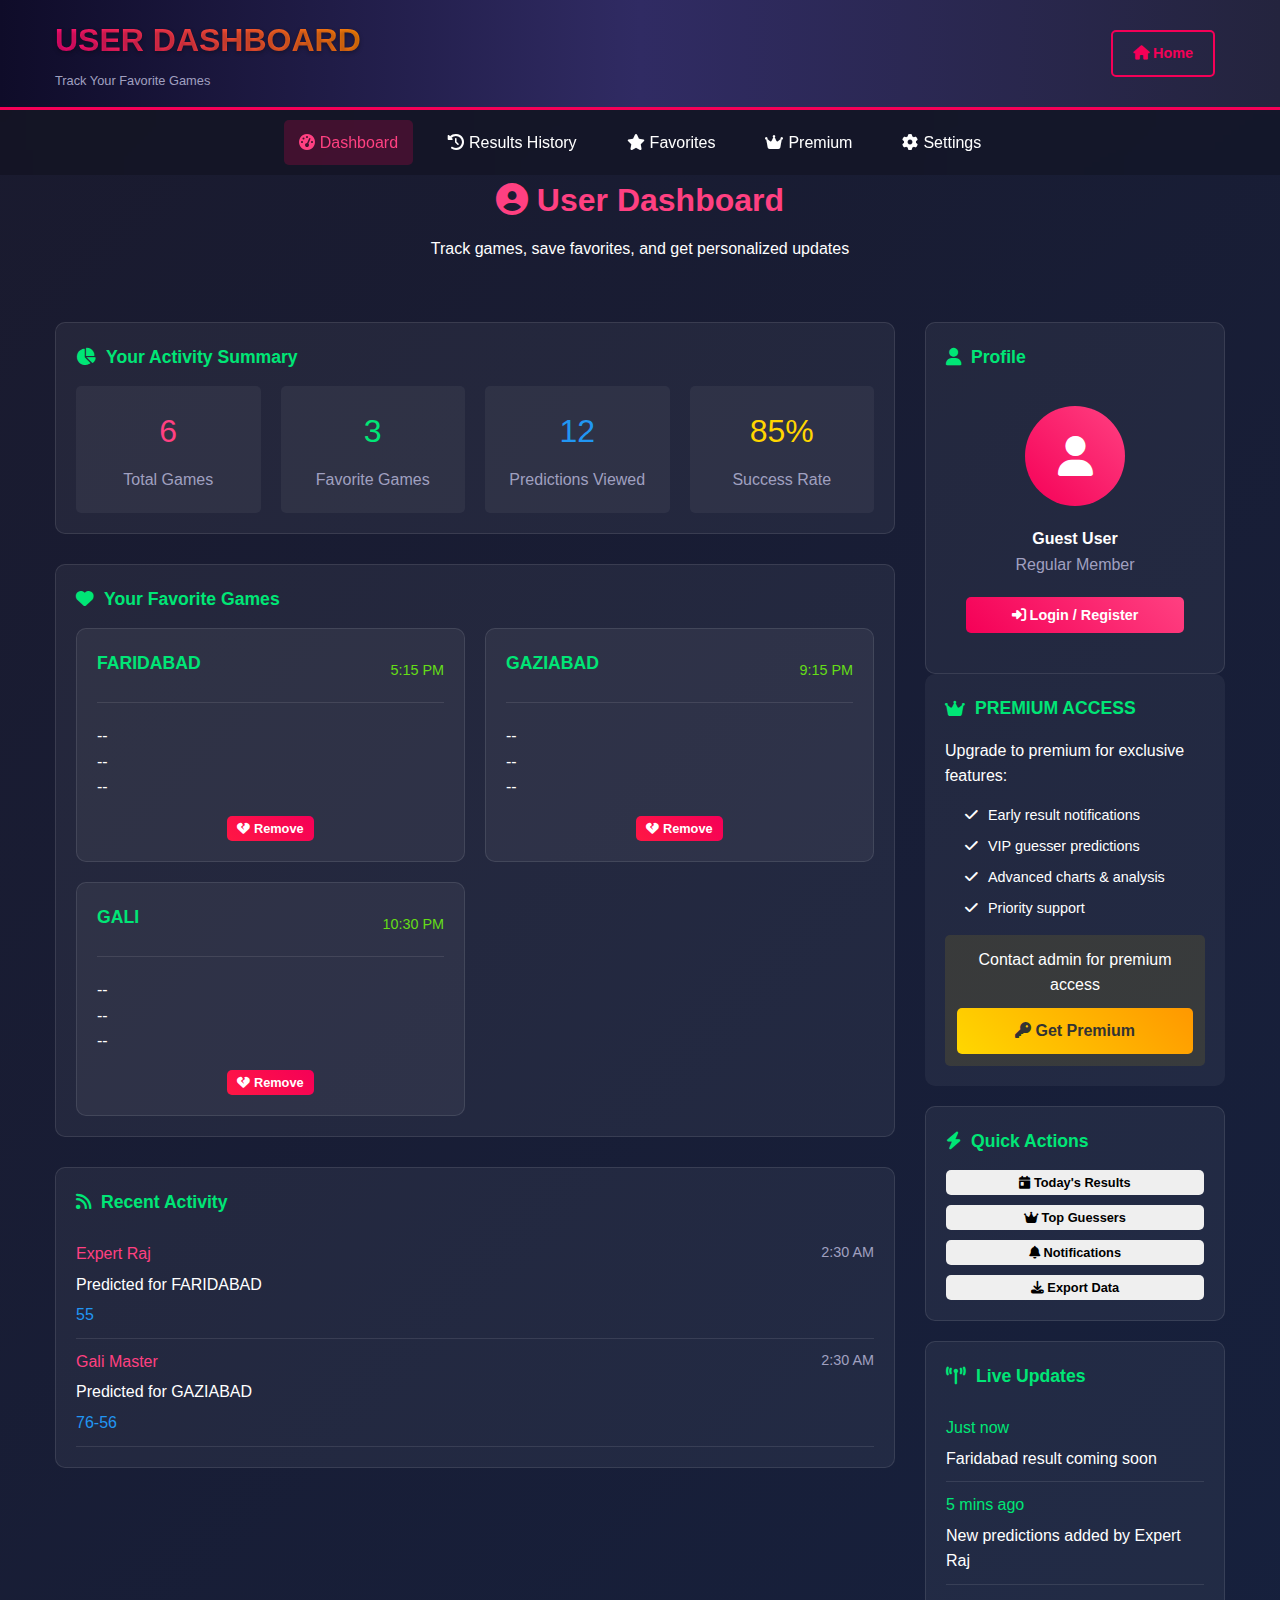
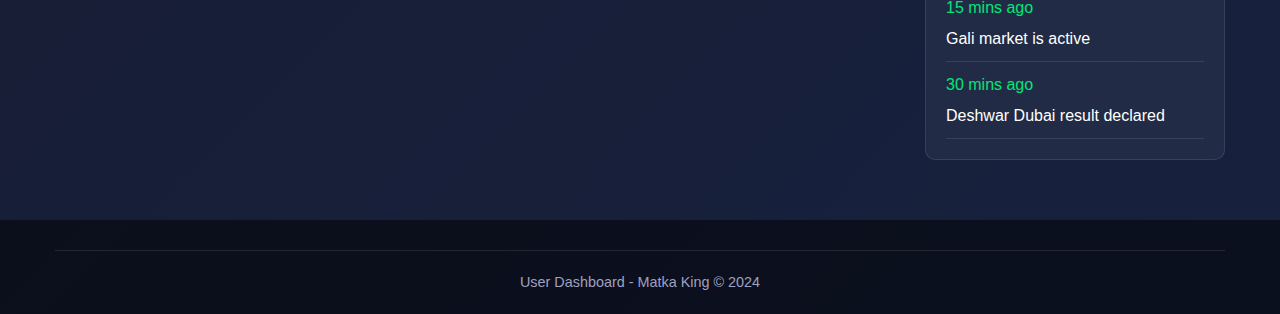
<file: user-dashboard.html>
<!DOCTYPE html>
<html lang="en">
<head>
    <meta charset="UTF-8">
    <meta name="viewport" content="width=device-width, initial-scale=1.0">
    <title>User Dashboard - Matka King</title>
    <link rel="stylesheet" href="style.css">
    <link rel="stylesheet" href="https://cdnjs.cloudflare.com/ajax/libs/font-awesome/6.4.0/css/all.min.css">
</head>
<body>
    <!-- Header -->
    <header class="header">
        <div class="container">
            <div class="logo">
                <h1>USER DASHBOARD</h1>
                <p>Track Your Favorite Games</p>
            </div>
            <div class="header-buttons">
                <a href="index.html" class="btn btn-outline">
                    <i class="fas fa-home"></i> Home
                </a>
            </div>
        </div>
    </header>

    <!-- Navigation -->
    <nav class="navbar">
        <div class="container">
            <ul class="nav-links">
                <li><a href="user-dashboard.html" class="active"><i class="fas fa-tachometer-alt"></i> Dashboard</a></li>
                <li><a href="results-history.html"><i class="fas fa-history"></i> Results History</a></li>
                <li><a href="#favorites"><i class="fas fa-star"></i> Favorites</a></li>
                <li><a href="#premium"><i class="fas fa-crown"></i> Premium</a></li>
                <li><a href="#settings"><i class="fas fa-cog"></i> Settings</a></li>
            </ul>
        </div>
    </nav>

    <!-- Main Content -->
    <main class="container">
        <!-- Welcome Section -->
        <div class="admin-header">
            <h1><i class="fas fa-user-circle"></i> User Dashboard</h1>
            <p>Track games, save favorites, and get personalized updates</p>
        </div>

        <div class="content-wrapper">
            <!-- Left Column -->
            <div class="left-column">
                <!-- Quick Stats -->
                <div class="admin-card" style="margin-bottom: 30px;">
                    <h3><i class="fas fa-chart-pie"></i> Your Activity Summary</h3>
                    <div style="display: grid; grid-template-columns: repeat(auto-fit, minmax(150px, 1fr)); gap: 20px;">
                        <div style="text-align: center; padding: 20px; background: rgba(255,255,255,0.05); border-radius: 5px;">
                            <div style="font-size: 2rem; color: #ff4081; margin-bottom: 10px;">6</div>
                            <div style="color: #a0a0c0;">Total Games</div>
                        </div>
                        <div style="text-align: center; padding: 20px; background: rgba(255,255,255,0.05); border-radius: 5px;">
                            <div style="font-size: 2rem; color: #00e676; margin-bottom: 10px;">3</div>
                            <div style="color: #a0a0c0;">Favorite Games</div>
                        </div>
                        <div style="text-align: center; padding: 20px; background: rgba(255,255,255,0.05); border-radius: 5px;">
                            <div style="font-size: 2rem; color: #2196f3; margin-bottom: 10px;">12</div>
                            <div style="color: #a0a0c0;">Predictions Viewed</div>
                        </div>
                        <div style="text-align: center; padding: 20px; background: rgba(255,255,255,0.05); border-radius: 5px;">
                            <div style="font-size: 2rem; color: #ffd600; margin-bottom: 10px;">85%</div>
                            <div style="color: #a0a0c0;">Success Rate</div>
                        </div>
                    </div>
                </div>

                <!-- Favorite Games -->
                <div id="favorites" class="admin-card">
                    <h3><i class="fas fa-heart"></i> Your Favorite Games</h3>
                    <div id="favoriteGames" class="games-grid">
                        <!-- Favorite games will be loaded here -->
                    </div>
                </div>

                <!-- Recent Activity -->
                <div class="admin-card" style="margin-top: 30px;">
                    <h3><i class="fas fa-rss"></i> Recent Activity</h3>
                    <div id="recentActivity">
                        <!-- Activity feed will be loaded here -->
                    </div>
                </div>
            </div>

            <!-- Right Column -->
            <div class="right-column">
                <!-- User Profile -->
                <div class="admin-card">
                    <h3><i class="fas fa-user"></i> Profile</h3>
                    <div style="text-align: center; padding: 20px;">
                        <div style="width: 100px; height: 100px; background: linear-gradient(45deg, #f50057, #ff4081); border-radius: 50%; margin: 0 auto 20px; display: flex; align-items: center; justify-content: center; font-size: 2.5rem;">
                            <i class="fas fa-user"></i>
                        </div>
                        <h4 id="userName">Guest User</h4>
                        <p id="userStatus" style="color: #a0a0c0; margin-bottom: 20px;">Regular Member</p>
                        <button onclick="showLoginModal()" class="btn btn-primary" style="width: 100%;">
                            <i class="fas fa-sign-in-alt"></i> Login / Register
                        </button>
                    </div>
                </div>

                <!-- Premium Access -->
                <div id="premium" class="premium-box">
                    <h3><i class="fas fa-crown"></i> PREMIUM ACCESS</h3>
                    <p>Upgrade to premium for exclusive features:</p>
                    <ul>
                        <li><i class="fas fa-check"></i> Early result notifications</li>
                        <li><i class="fas fa-check"></i> VIP guesser predictions</li>
                        <li><i class="fas fa-check"></i> Advanced charts & analysis</li>
                        <li><i class="fas fa-check"></i> Priority support</li>
                    </ul>
                    <div class="premium-contact">
                        <p>Contact admin for premium access</p>
                        <a href="#contact" class="btn-premium-small">
                            <i class="fas fa-key"></i> Get Premium
                        </a>
                    </div>
                </div>

                <!-- Quick Actions -->
                <div class="admin-card" style="margin-top: 20px;">
                    <h3><i class="fas fa-bolt"></i> Quick Actions</h3>
                    <div style="display: flex; flex-direction: column; gap: 10px;">
                        <button onclick="viewTodayResults()" class="btn btn-small">
                            <i class="fas fa-calendar-day"></i> Today's Results
                        </button>
                        <button onclick="viewTopGuessers()" class="btn btn-small">
                            <i class="fas fa-crown"></i> Top Guessers
                        </button>
                        <button onclick="setNotifications()" class="btn btn-small">
                            <i class="fas fa-bell"></i> Notifications
                        </button>
                        <button onclick="exportMyData()" class="btn btn-small">
                            <i class="fas fa-download"></i> Export Data
                        </button>
                    </div>
                </div>

                <!-- Live Updates -->
                <div class="admin-card" style="margin-top: 20px;">
                    <h3><i class="fas fa-broadcast-tower"></i> Live Updates</h3>
                    <div id="liveUpdates">
                        <!-- Live updates will be loaded here -->
                    </div>
                </div>
            </div>
        </div>
    </main>

    <!-- Footer -->
    <footer class="footer">
        <div class="container">
            <div class="footer-bottom">
                <p>User Dashboard - Matka King &copy; 2024</p>
            </div>
        </div>
    </footer>

    <!-- Login Modal -->
    <div id="loginModal" class="modal" style="display: none;">
        <div style="background: #1a1a2e; padding: 30px; border-radius: 10px; max-width: 400px; width: 90%;">
            <div style="display: flex; justify-content: space-between; align-items: center; margin-bottom: 20px;">
                <h2 style="color: #ff4081;">User Login</h2>
                <button onclick="closeLoginModal()" style="background: none; border: none; color: white; font-size: 1.5rem; cursor: pointer;">×</button>
            </div>
            <div class="form-group">
                <label>Username</label>
                <input type="text" id="userUsername" class="form-control" placeholder="Enter username">
            </div>
            <div class="form-group">
                <label>Password</label>
                <input type="password" id="userPassword" class="form-control" placeholder="Enter password">
            </div>
            <div class="form-group">
                <button onclick="userLogin()" class="btn btn-primary" style="width: 100%;">
                    <i class="fas fa-sign-in-alt"></i> Login
                </button>
            </div>
            <div style="text-align: center; margin-top: 20px;">
                <p style="color: #a0a0c0;">Don't have account? Contact admin</p>
            </div>
        </div>
    </div>

    <script>
        // User Dashboard JavaScript
        document.addEventListener('DOMContentLoaded', function() {
            loadFavoriteGames();
            loadRecentActivity();
            loadLiveUpdates();
            
            // Check if user is logged in
            const currentUser = JSON.parse(localStorage.getItem('currentUser'));
            if (currentUser) {
                updateUserProfile(currentUser);
            }
        });

        function loadFavoriteGames() {
            const games = JSON.parse(localStorage.getItem('matkaGames')) || [];
            const container = document.getElementById('favoriteGames');
            
            // For demo, show first 3 games as favorites
            const favoriteGames = games.slice(0, 3);
            
            container.innerHTML = '';
            
            favoriteGames.forEach(game => {
                const gameCard = document.createElement('div');
                gameCard.className = 'game-card';
                gameCard.innerHTML = `
                    <div class="game-header">
                        <h3>${game.name}</h3>
                        <span class="game-time">${formatTime(game.time)}</span>
                    </div>
                    <div class="game-result">
                        <div class="result-number">--</div>
                        <div class="result-number">--</div>
                        <div class="result-number">--</div>
                    </div>
                    <div style="text-align: center; margin-top: 15px;">
                        <button onclick="toggleFavorite(${game.id})" class="btn btn-small btn-danger">
                            <i class="fas fa-heart-broken"></i> Remove
                        </button>
                    </div>
                `;
                container.appendChild(gameCard);
            });
        }

        function loadRecentActivity() {
            const predictions = JSON.parse(localStorage.getItem('matkaPredictions') || '[]');
            const games = JSON.parse(localStorage.getItem('matkaGames') || []);
            
            // Get recent activities
            const recentActivities = predictions
                .sort((a, b) => new Date(b.timestamp) - new Date(a.timestamp))
                .slice(0, 5)
                .map(prediction => {
                    const game = games.find(g => g.id === prediction.gameId);
                    return `
                        <div style="padding: 10px 0; border-bottom: 1px solid rgba(255,255,255,0.1);">
                            <div style="display: flex; justify-content: space-between;">
                                <span style="color: #ff4081;">${prediction.guesserName}</span>
                                <span style="color: #a0a0c0; font-size: 0.9rem;">
                                    ${formatTime(new Date(prediction.timestamp).toLocaleTimeString())}
                                </span>
                            </div>
                            <div style="color: white; margin-top: 5px;">
                                Predicted for ${game ? game.name : 'Game'}
                            </div>
                            <div style="color: #2196f3; margin-top: 5px;">
                                ${prediction.numbers.map(n => n.toString().padStart(2, '0')).join('-')}
                            </div>
                        </div>
                    `;
                }).join('');
            
            document.getElementById('recentActivity').innerHTML = 
                recentActivities || '<p style="text-align: center; color: #a0a0c0;">No recent activity</p>';
        }

        function loadLiveUpdates() {
            const updates = [
                { time: 'Just now', message: 'Faridabad result coming soon' },
                { time: '5 mins ago', message: 'New predictions added by Expert Raj' },
                { time: '15 mins ago', message: 'Gali market is active' },
                { time: '30 mins ago', message: 'Deshwar Dubai result declared' }
            ];
            
            const updatesHtml = updates.map(update => `
                <div style="padding: 10px 0; border-bottom: 1px solid rgba(255,255,255,0.1);">
                    <div style="display: flex; justify-content: space-between;">
                        <span style="color: #00e676;">${update.time}</span>
                    </div>
                    <div style="color: white; margin-top: 5px;">${update.message}</div>
                </div>
            `).join('');
            
            document.getElementById('liveUpdates').innerHTML = updatesHtml;
        }

        function toggleFavorite(gameId) {
            if (confirm('Remove this game from favorites?')) {
                showNotification('Game removed from favorites', 'success');
                loadFavoriteGames();
            }
        }

        function showLoginModal() {
            document.getElementById('loginModal').style.display = 'flex';
        }

        function closeLoginModal() {
            document.getElementById('loginModal').style.display = 'none';
        }

        function userLogin() {
            const username = document.getElementById('userUsername').value;
            const password = document.getElementById('userPassword').value;
            
            if (!username || !password) {
                showNotification('Please enter username and password', 'error');
                return;
            }
            
            // Check premium users first
            const premiumUsers = JSON.parse(localStorage.getItem('matkaPremium') || '[]');
            const premiumUser = premiumUsers.find(u => 
                (u.id === username || u.name === username) && 
                u.password === password && 
                u.status === 'active'
            );
            
            if (premiumUser) {
                localStorage.setItem('currentUser', JSON.stringify({
                    ...premiumUser,
                    type: 'premium'
                }));
                updateUserProfile(premiumUser);
                closeLoginModal();
                showNotification('Premium login successful!', 'success');
                return;
            }
            
            // Check guessers
            const guessers = JSON.parse(localStorage.getItem('matkaGuessers') || '[]');
            const guesser = guessers.find(g => 
                (g.id === username || g.name === username) && 
                g.password === password && 
                g.status === 'active'
            );
            
            if (guesser) {
                localStorage.setItem('currentUser', JSON.stringify({
                    ...guesser,
                    type: 'guesser'
                }));
                updateUserProfile(guesser);
                closeLoginModal();
                showNotification('Guesser login successful!', 'success');
                return;
            }
            
            // Regular user (demo)
            if (username === 'user' && password === 'user123') {
                const user = {
                    name: 'Regular User',
                    type: 'regular',
                    status: 'active'
                };
                localStorage.setItem('currentUser', JSON.stringify(user));
                updateUserProfile(user);
                closeLoginModal();
                showNotification('Login successful!', 'success');
                return;
            }
            
            showNotification('Invalid credentials!', 'error');
        }

        function updateUserProfile(user) {
            document.getElementById('userName').textContent = user.name;
            
            if (user.type === 'premium') {
                document.getElementById('userStatus').textContent = 'Premium Member';
                document.getElementById('userStatus').style.color = '#ffd600';
            } else if (user.type === 'guesser') {
                document.getElementById('userStatus').textContent = 'Verified Guesser';
                document.getElementById('userStatus').style.color = '#2196f3';
            } else {
                document.getElementById('userStatus').textContent = 'Regular Member';
                document.getElementById('userStatus').style.color = '#a0a0c0';
            }
        }

        function viewTodayResults() {
            window.location.href = 'index.html';
        }

        function viewTopGuessers() {
            alert('This would show top guessers leaderboard.');
        }

        function setNotifications() {
            alert('Notification settings would open here.');
        }

        function exportMyData() {
            const data = {
                favorites: JSON.parse(localStorage.getItem('matkaGames') || '[]').slice(0, 3),
                activity: JSON.parse(localStorage.getItem('matkaPredictions') || '[]').slice(0, 10),
                exportDate: new Date().toISOString()
            };
            
            const dataStr = JSON.stringify(data, null, 2);
            const dataUri = 'data:application/json;charset=utf-8,'+ encodeURIComponent(dataStr);
            
            const linkElement = document.createElement('a');
            linkElement.setAttribute('href', dataUri);
            linkElement.setAttribute('download', `matka-user-data.json`);
            linkElement.click();
            
            showNotification('Data exported successfully!', 'success');
        }

        // Helper functions
        function formatTime(timeStr) {
            if (!timeStr) return '';
            const [hours, minutes] = timeStr.split(':');
            const hour = parseInt(hours);
            const ampm = hour >= 12 ? 'PM' : 'AM';
            const hour12 = hour % 12 || 12;
            return `${hour12}:${minutes.padStart(2, '0')} ${ampm}`;
        }

        function showNotification(message, type = 'info') {
            const notification = document.createElement('div');
            notification.textContent = message;
            notification.style.cssText = `
                position: fixed;
                top: 20px;
                right: 20px;
                background: ${type === 'success' ? '#00c853' : type === 'error' ? '#ff1744' : '#2196f3'};
                color: white;
                padding: 15px 25px;
                border-radius: 5px;
                z-index: 1000;
                box-shadow: 0 4px 12px rgba(0,0,0,0.3);
                animation: slideIn 0.3s ease;
            `;
            
            document.body.appendChild(notification);
            
            setTimeout(() => {
                notification.style.animation = 'slideOut 0.3s ease';
                setTimeout(() => notification.remove(), 300);
            }, 3000);
        }
    </script>
</body>
</html>
</file>
<file: style.css>
/* Reset and Base Styles */
* {
    margin: 0;
    padding: 0;
    box-sizing: border-box;
}

body {
    font-family: 'Segoe UI', Tahoma, Geneva, Verdana, sans-serif;
    background: linear-gradient(135deg, #1a1a2e 0%, #16213e 100%);
    color: #fff;
    line-height: 1.6;
    min-height: 100vh;
    overflow-x: hidden;
}

.container {
    max-width: 1200px;
    margin: 0 auto;
    padding: 0 15px;
}

/* Mobile Only */
.mobile-only {
    display: none;
}

/* Desktop Only */
.desktop-only {
    display: block;
}

/* Mobile Menu Button */
.mobile-menu-btn {
    display: none;
    position: fixed;
    top: 15px;
    left: 15px;
    width: 45px;
    height: 45px;
    background: linear-gradient(45deg, #f50057, #ff4081);
    border: none;
    border-radius: 5px;
    color: white;
    font-size: 1.5rem;
    cursor: pointer;
    z-index: 1002;
    box-shadow: 0 4px 12px rgba(245, 0, 87, 0.4);
}

.mobile-menu-btn:hover {
    background: linear-gradient(45deg, #ff4081, #ff4081);
}

/* Mobile Menu */
.mobile-menu-overlay {
    display: none;
    position: fixed;
    top: 0;
    left: 0;
    right: 0;
    bottom: 0;
    background: rgba(0, 0, 0, 0.8);
    z-index: 1000;
}

.mobile-menu {
    display: none;
    position: fixed;
    top: 0;
    left: 0;
    width: 280px;
    height: 100%;
    background: #1a1a2e;
    z-index: 1001;
    transform: translateX(-100%);
    transition: transform 0.3s ease;
    overflow-y: auto;
    box-shadow: 2px 0 10px rgba(0, 0, 0, 0.3);
}

.mobile-menu.open {
    transform: translateX(0);
}

.mobile-menu-header {
    background: linear-gradient(90deg, #0f0c29 0%, #302b63 50%, #24243e 100%);
    padding: 20px;
    display: flex;
    justify-content: space-between;
    align-items: center;
    border-bottom: 3px solid #f50057;
}

.mobile-menu-header h3 {
    color: white;
    font-size: 1.2rem;
    display: flex;
    align-items: center;
    gap: 10px;
}

.mobile-menu-close {
    background: none;
    border: none;
    color: white;
    font-size: 1.5rem;
    cursor: pointer;
}

.mobile-menu-content {
    padding: 20px 0;
}

.mobile-menu-item {
    display: block;
    padding: 15px 20px;
    color: white;
    text-decoration: none;
    border-bottom: 1px solid rgba(255, 255, 255, 0.1);
    transition: all 0.3s ease;
    font-size: 1rem;
}

.mobile-menu-item:hover,
.mobile-menu-item.active {
    background: rgba(245, 0, 87, 0.2);
    color: #ff4081;
    border-left: 4px solid #ff4081;
}

.mobile-menu-item i {
    width: 25px;
    margin-right: 10px;
}

.mobile-menu-item.admin-only {
    background: rgba(255, 0, 0, 0.1);
    border-left: 4px solid #ff0000;
    margin-top: 10px;
}

.mobile-menu-footer {
    padding: 20px;
    border-top: 1px solid rgba(255, 255, 255, 0.1);
}

.mobile-ad-slot {
    background: rgba(255, 255, 255, 0.05);
    border-radius: 5px;
    padding: 20px;
    text-align: center;
    color: #a0a0c0;
    font-style: italic;
    min-height: 100px;
    display: flex;
    align-items: center;
    justify-content: center;
}

/* Header Styles */
.header {
    background: linear-gradient(90deg, #0f0c29 0%, #302b63 50%, #24243e 100%);
    padding: 15px 0;
    border-bottom: 3px solid #f50057;
}

.header .container {
    display: flex;
    justify-content: space-between;
    align-items: center;
}

.logo h1 {
    font-size: 2rem;
    background: linear-gradient(45deg, #ff0080, #ff8c00);
    -webkit-background-clip: text;
    background-clip: text;
    color: transparent;
    text-shadow: 0 2px 4px rgba(0,0,0,0.3);
    margin-bottom: 5px;
}

.logo p {
    color: #a0a0c0;
    font-size: 0.8rem;
}

/* Button Styles */
.btn {
    display: inline-block;
    padding: 10px 20px;
    border-radius: 5px;
    text-decoration: none;
    font-weight: 600;
    transition: all 0.3s ease;
    border: none;
    cursor: pointer;
    font-size: 0.9rem;
}

.btn-primary {
    background: linear-gradient(45deg, #f50057, #ff4081);
    color: white;
}

.btn-primary:hover {
    transform: translateY(-2px);
    box-shadow: 0 5px 15px rgba(245, 0, 87, 0.4);
}

.btn-outline {
    background: transparent;
    border: 2px solid #f50057;
    color: #f50057;
    margin-right: 10px;
}

.btn-outline:hover {
    background: #f50057;
    color: white;
}

.btn-success {
    background: linear-gradient(45deg, #00c853, #64dd17);
    color: white;
}

.btn-premium {
    background: linear-gradient(45deg, #ffd700, #ff9800);
    color: #333;
    font-weight: bold;
}

.btn-premium:hover {
    transform: translateY(-2px);
    box-shadow: 0 5px 15px rgba(255, 215, 0, 0.4);
}

.btn-khaiwal {
    display: block;
    background: linear-gradient(45deg, #ff5722, #ff9800);
    color: white;
    padding: 12px;
    border-radius: 5px;
    text-decoration: none;
    text-align: center;
    margin-top: 10px;
    transition: all 0.3s ease;
}

.btn-khaiwal:hover {
    transform: translateY(-2px);
    box-shadow: 0 5px 15px rgba(255, 87, 34, 0.4);
}

.btn-premium-small {
    display: block;
    background: linear-gradient(45deg, #ffd700, #ff9800);
    color: #333;
    padding: 10px;
    border-radius: 5px;
    text-decoration: none;
    text-align: center;
    margin-top: 10px;
    font-weight: bold;
    transition: all 0.3s ease;
}

.btn-premium-small:hover {
    transform: translateY(-2px);
    box-shadow: 0 5px 15px rgba(255, 215, 0, 0.4);
}

.btn-telegram {
    display: block;
    background: linear-gradient(45deg, #0088cc, #00aced);
    color: white;
    padding: 12px;
    border-radius: 5px;
    text-decoration: none;
    text-align: center;
    margin-top: 10px;
    transition: all 0.3s ease;
}

.btn-telegram:hover {
    transform: translateY(-2px);
    box-shadow: 0 5px 15px rgba(0, 136, 204, 0.4);
}

.btn-small {
    padding: 5px 10px;
    font-size: 0.8rem;
}

.btn-danger {
    background: linear-gradient(45deg, #ff1744, #f50057);
    color: white;
}

.btn-info {
    background: linear-gradient(45deg, #2196f3, #03a9f4);
    color: white;
}

.btn-info:hover {
    background: linear-gradient(45deg, #0d8bf2, #0288d1);
    transform: translateY(-2px);
}

/* Navigation */
.navbar {
    background: rgba(0, 0, 0, 0.2);
    padding: 10px 0;
    backdrop-filter: blur(10px);
}

.nav-links {
    display: flex;
    list-style: none;
    justify-content: center;
    flex-wrap: wrap;
}

.nav-links li {
    margin: 0 10px;
}

.nav-links a {
    color: #fff;
    text-decoration: none;
    padding: 10px 15px;
    border-radius: 5px;
    transition: all 0.3s ease;
    display: flex;
    align-items: center;
    gap: 5px;
}

.nav-links a:hover,
.nav-links a.active {
    background: rgba(245, 0, 87, 0.2);
    color: #ff4081;
}

/* Advertisement */
.advertisement {
    padding: 15px 0;
    background: rgba(0, 0, 0, 0.3);
}

.ad-banner, .ad-sidebar, .ad-rectangle {
    background: rgba(255, 255, 255, 0.1);
    border-radius: 5px;
    overflow: hidden;
    margin-bottom: 20px;
    min-height: 90px;
    display: flex;
    align-items: center;
    justify-content: center;
    color: #a0a0c0;
}

.ad-banner {
    height: 90px;
}

.ad-sidebar {
    height: 600px;
}

.ad-rectangle {
    height: 250px;
}

.ad-slot h4 {
    color: #ff9800;
    margin-bottom: 10px;
    display: flex;
    align-items: center;
    gap: 10px;
}

/* Mobile Ads */
.mobile-ad-top {
    padding: 10px 0;
    background: rgba(0, 0, 0, 0.3);
}

.mobile-ad-middle {
    margin: 20px 0;
}

.mobile-ad-bottom {
    padding: 15px 0;
    background: rgba(0, 0, 0, 0.3);
    margin-top: 30px;
}

.mobile-ad-banner {
    background: rgba(255, 255, 255, 0.1);
    border-radius: 5px;
    min-height: 50px;
    display: flex;
    align-items: center;
    justify-content: center;
    color: #a0a0c0;
    padding: 10px;
}

.mobile-ad-square {
    background: rgba(255, 255, 255, 0.1);
    border-radius: 5px;
    min-height: 250px;
    display: flex;
    align-items: center;
    justify-content: center;
    color: #a0a0c0;
    padding: 20px;
}

.mobile-ad-rectangle {
    background: rgba(255, 255, 255, 0.1);
    border-radius: 5px;
    min-height: 100px;
    display: flex;
    align-items: center;
    justify-content: center;
    color: #a0a0c0;
    padding: 15px;
}

/* Main Content Layout */
.content-wrapper {
    display: grid;
    grid-template-columns: 1fr 300px;
    gap: 30px;
    padding: 30px 0;
}

/* Games Section */
.games-section {
    margin-bottom: 30px;
}

.games-section h2 {
    background: linear-gradient(90deg, #f50057, #ff4081);
    padding: 15px;
    border-radius: 5px;
    margin-bottom: 20px;
    display: flex;
    align-items: center;
    gap: 10px;
    font-size: 1.2rem;
}

.games-grid {
    display: grid;
    grid-template-columns: repeat(auto-fit, minmax(300px, 1fr));
    gap: 20px;
}

.game-card {
    background: rgba(255, 255, 255, 0.05);
    border-radius: 10px;
    padding: 20px;
    transition: all 0.3s ease;
    border: 1px solid rgba(255, 255, 255, 0.1);
}

.game-card:hover {
    transform: translateY(-5px);
    box-shadow: 0 10px 20px rgba(0, 0, 0, 0.3);
    border-color: #f50057;
}

.game-header {
    display: flex;
    justify-content: space-between;
    align-items: center;
    margin-bottom: 20px;
    padding-bottom: 10px;
    border-bottom: 1px solid rgba(255, 255, 255, 0.1);
}

.game-header h3 {
    color: #ff4081;
    font-size: 1.2rem;
}

.game-time {
    color: #64dd17;
    font-size: 0.9rem;
}

/* Single Result Display */
.game-result-single {
    display: flex;
    flex-direction: column;
    justify-content: center;
    align-items: center;
    margin: 20px 0;
    min-height: 120px;
}

.single-result {
    width: 80px;
    height: 80px;
    background: linear-gradient(45deg, #0f0c29, #302b63);
    border-radius: 50%;
    display: flex;
    align-items: center;
    justify-content: center;
    font-size: 2rem;
    font-weight: bold;
    color: #fff;
    box-shadow: 0 4px 8px rgba(0, 0, 0, 0.2);
    border: 3px solid #f50057;
    margin-bottom: 10px;
}

.single-result.present {
    background: linear-gradient(45deg, #00c853, #64dd17);
    animation: pulse 2s infinite;
}

.single-result.absent {
    background: linear-gradient(45deg, #ff1744, #f50057);
}

.single-result.upcoming {
    background: linear-gradient(45deg, #ff9800, #ff5722);
    font-size: 1rem;
    text-align: center;
    padding: 10px;
}

.single-result.checking {
    background: linear-gradient(45deg, #2196f3, #03a9f4);
    animation: pulse 1s infinite;
}

/* Result Status */
.result-status {
    text-align: center;
    margin-top: 10px;
    font-size: 0.9rem;
    font-weight: 500;
    padding: 5px 10px;
    border-radius: 5px;
    width: 100%;
}

.result-status.published {
    color: #00e676;
    background: rgba(0, 230, 118, 0.1);
}

.result-status.waiting {
    color: #ff9800;
    background: rgba(255, 152, 0, 0.1);
}

/* Game Stats */
.game-stats {
    display: flex;
    justify-content: space-around;
    margin: 15px 0;
    padding: 10px;
    background: rgba(255, 255, 255, 0.02);
    border-radius: 5px;
}

.stat {
    font-size: 0.9rem;
    color: #a0a0c0;
}

.stat span {
    color: #00e676;
    font-weight: bold;
}

.game-actions {
    display: flex;
    justify-content: space-between;
    gap: 10px;
}

/* Khaiwal Section */
.khaiwal-section {
    margin-bottom: 30px;
}

.khaiwal-section h2 {
    background: linear-gradient(90deg, #ff9800, #ff5722);
    padding: 15px;
    border-radius: 5px;
    margin-bottom: 20px;
    display: flex;
    align-items: center;
    gap: 10px;
    font-size: 1.2rem;
}

.khaiwal-info {
    background: rgba(255, 255, 255, 0.05);
    border-radius: 10px;
    padding: 20px;
    border: 1px solid rgba(255, 255, 255, 0.1);
}

.khaiwal-card h3 {
    color: #ff9800;
    margin-bottom: 15px;
    display: flex;
    align-items: center;
    gap: 10px;
    font-size: 1.1rem;
}

.khaiwal-card ul {
    list-style: none;
    padding-left: 20px;
    margin: 15px 0;
}

.khaiwal-card li {
    margin-bottom: 8px;
    padding-left: 20px;
    position: relative;
    font-size: 0.95rem;
}

.khaiwal-card li:before {
    content: "•";
    color: #ff9800;
    position: absolute;
    left: 0;
    font-size: 1.2rem;
}

.khaiwal-contact {
    background: rgba(255, 152, 0, 0.1);
    padding: 15px;
    border-radius: 5px;
    margin-top: 15px;
    border-left: 4px solid #ff9800;
}

.khaiwal-contact h4 {
    color: #ff9800;
    margin-bottom: 10px;
    display: flex;
    align-items: center;
    gap: 10px;
    font-size: 1rem;
}

/* Predictions Section */
.predictions-section {
    margin-bottom: 30px;
}

.predictions-section h2 {
    background: linear-gradient(90deg, #2196f3, #03a9f4);
    padding: 15px;
    border-radius: 5px;
    margin-bottom: 20px;
    display: flex;
    align-items: center;
    gap: 10px;
    font-size: 1.2rem;
}

.predictions-list {
    background: rgba(255, 255, 255, 0.05);
    border-radius: 10px;
    padding: 15px;
    margin-bottom: 15px;
}

.guesser-login-prompt {
    background: rgba(33, 150, 243, 0.1);
    padding: 12px;
    border-radius: 5px;
    text-align: center;
    border-left: 4px solid #2196f3;
    font-size: 0.9rem;
}

.guesser-login-prompt a {
    color: #2196f3;
    text-decoration: none;
    font-weight: bold;
}

.guesser-login-prompt a:hover {
    text-decoration: underline;
}

.prediction-item {
    background: rgba(255, 255, 255, 0.02);
    border-left: 4px solid #2196f3;
    padding: 12px;
    margin-bottom: 10px;
    border-radius: 0 5px 5px 0;
}

.prediction-header {
    display: flex;
    justify-content: space-between;
    margin-bottom: 8px;
    flex-wrap: wrap;
}

.guesser-name {
    color: #2196f3;
    font-weight: 600;
    font-size: 0.95rem;
}

.guesser-id {
    color: #a0a0c0;
    font-size: 0.85rem;
    margin-left: 5px;
}

.guesser-rating {
    color: #ffd600;
    font-size: 0.85rem;
}

.prediction-numbers {
    display: flex;
    gap: 8px;
    margin-top: 8px;
    flex-wrap: wrap;
}

.prediction-number {
    padding: 4px 12px;
    background: rgba(33, 150, 243, 0.2);
    border-radius: 20px;
    font-size: 0.85rem;
}

/* Right Column Styles */
.premium-box, .contact-box, .stats-box {
    background: rgba(255, 255, 255, 0.05);
    border-radius: 10px;
    padding: 20px;
    margin-bottom: 20px;
}

.premium-box h3, .contact-box h3, .stats-box h3 {
    color: #00e676;
    margin-bottom: 15px;
    display: flex;
    align-items: center;
    gap: 10px;
    font-size: 1.1rem;
}

.premium-box ul {
    list-style: none;
    padding-left: 20px;
    margin: 15px 0;
}

.premium-box li {
    margin-bottom: 8px;
    display: flex;
    align-items: center;
    gap: 10px;
    font-size: 0.9rem;
}

.premium-contact {
    background: rgba(255, 215, 0, 0.1);
    padding: 12px;
    border-radius: 5px;
    margin-top: 15px;
    text-align: center;
}

.contact-links {
    display: flex;
    flex-direction: column;
    gap: 10px;
}

.contact-link {
    display: flex;
    align-items: center;
    gap: 10px;
    padding: 10px;
    background: rgba(255, 255, 255, 0.02);
    border-radius: 5px;
    text-decoration: none;
    color: #fff;
    transition: all 0.3s ease;
    font-size: 0.9rem;
}

.contact-link:hover {
    background: rgba(0, 230, 118, 0.1);
    transform: translateX(5px);
}

.stats {
    display: flex;
    flex-direction: column;
    gap: 10px;
}

.stat-item {
    display: flex;
    justify-content: space-between;
    padding: 8px 0;
    border-bottom: 1px solid rgba(255, 255, 255, 0.1);
    font-size: 0.9rem;
}

.stat-label {
    color: #a0a0c0;
}

.stat-value {
    color: #00e676;
    font-weight: bold;
}

/* Mobile Bottom Content */
.mobile-bottom-content {
    display: none;
}

.mobile-contact-box, .mobile-stats-box, .mobile-premium-box {
    background: rgba(255, 255, 255, 0.05);
    border-radius: 10px;
    padding: 15px;
    margin-bottom: 15px;
}

.mobile-contact-box h3, .mobile-stats-box h3, .mobile-premium-box h3 {
    color: #00e676;
    margin-bottom: 10px;
    display: flex;
    align-items: center;
    gap: 8px;
    font-size: 1rem;
}

.mobile-contact-links {
    display: flex;
    flex-direction: column;
    gap: 8px;
}

.mobile-contact-link {
    display: flex;
    align-items: center;
    gap: 10px;
    padding: 8px;
    background: rgba(255, 255, 255, 0.02);
    border-radius: 5px;
    text-decoration: none;
    color: #fff;
    font-size: 0.9rem;
}

.mobile-stats {
    display: flex;
    flex-direction: column;
    gap: 8px;
}

.mobile-stat-item {
    display: flex;
    justify-content: space-between;
    padding: 8px 0;
    border-bottom: 1px solid rgba(255, 255, 255, 0.1);
    font-size: 0.9rem;
}

/* Mobile Quick Actions */
.mobile-quick-actions {
    position: fixed;
    bottom: 0;
    left: 0;
    right: 0;
    background: rgba(26, 26, 46, 0.95);
    backdrop-filter: blur(10px);
    display: none;
    justify-content: space-around;
    padding: 10px 5px;
    border-top: 1px solid rgba(255, 255, 255, 0.1);
    z-index: 999;
}

.mobile-quick-action {
    display: flex;
    flex-direction: column;
    align-items: center;
    color: white;
    text-decoration: none;
    font-size: 0.8rem;
    padding: 5px;
    border-radius: 5px;
    transition: all 0.3s ease;
    flex: 1;
    max-width: 25%;
}

.mobile-quick-action:hover {
    background: rgba(245, 0, 87, 0.2);
    color: #ff4081;
}

.mobile-quick-action i {
    font-size: 1.2rem;
    margin-bottom: 3px;
}

/* Footer */
.footer {
    background: rgba(0, 0, 0, 0.5);
    padding: 30px 0 20px;
    margin-top: 30px;
}

.footer-content {
    display: grid;
    grid-template-columns: repeat(auto-fit, minmax(200px, 1fr));
    gap: 30px;
    margin-bottom: 25px;
}

.footer-section h4 {
    color: #ff4081;
    margin-bottom: 15px;
    font-size: 1.1rem;
}

.footer-section ul {
    list-style: none;
}

.footer-section ul li {
    margin-bottom: 8px;
}

.footer-section ul li a {
    color: #a0a0c0;
    text-decoration: none;
    transition: color 0.3s ease;
    font-size: 0.9rem;
}

.footer-section ul li a:hover {
    color: #ff4081;
}

.footer-bottom {
    text-align: center;
    padding-top: 20px;
    border-top: 1px solid rgba(255, 255, 255, 0.1);
    color: #a0a0c0;
    font-size: 0.9rem;
}

.mobile-info {
    font-size: 0.8rem;
    margin-top: 5px;
    color: #ff9800;
}

/* Admin Access Button */
.admin-access-btn {
    position: fixed;
    bottom: 20px;
    right: 20px;
    width: 50px;
    height: 50px;
    background: linear-gradient(45deg, #f50057, #ff4081);
    border-radius: 50%;
    display: flex;
    align-items: center;
    justify-content: center;
    color: white;
    text-decoration: none;
    box-shadow: 0 4px 15px rgba(245, 0, 87, 0.4);
    transition: all 0.3s ease;
    z-index: 998;
}

.admin-access-btn:hover {
    transform: scale(1.1);
    box-shadow: 0 6px 20px rgba(245, 0, 87, 0.6);
}

/* Results Management Button */
.results-access-btn {
    position: fixed;
    bottom: 80px;
    right: 20px;
    width: 50px;
    height: 50px;
    background: linear-gradient(45deg, #2196f3, #03a9f4);
    border-radius: 50%;
    display: flex;
    align-items: center;
    justify-content: center;
    color: white;
    text-decoration: none;
    box-shadow: 0 4px 15px rgba(33, 150, 243, 0.4);
    transition: all 0.3s ease;
    z-index: 998;
}

.results-access-btn:hover {
    transform: scale(1.1);
    box-shadow: 0 6px 20px rgba(33, 150, 243, 0.6);
}

/* Admin Panel Specific Styles */
.admin-panel {
    padding: 30px 0;
}

.admin-header {
    text-align: center;
    margin-bottom: 30px;
}

.admin-header h1 {
    font-size: 2rem;
    margin-bottom: 10px;
    color: #ff4081;
}

.admin-grid {
    display: grid;
    grid-template-columns: repeat(auto-fit, minmax(300px, 1fr));
    gap: 20px;
    margin-bottom: 30px;
}

.admin-card {
    background: rgba(255, 255, 255, 0.05);
    border-radius: 10px;
    padding: 20px;
    border: 1px solid rgba(255, 255, 255, 0.1);
}

.admin-card h3 {
    color: #00e676;
    margin-bottom: 15px;
    display: flex;
    align-items: center;
    gap: 10px;
    font-size: 1.1rem;
}

.form-group {
    margin-bottom: 15px;
}

.form-group label {
    display: block;
    margin-bottom: 5px;
    color: #a0a0c0;
    font-size: 0.9rem;
}

.form-control {
    width: 100%;
    padding: 10px;
    background: rgba(255, 255, 255, 0.1);
    border: 1px solid rgba(255, 255, 255, 0.2);
    border-radius: 5px;
    color: white;
    font-size: 1rem;
}

.form-control:focus {
    outline: none;
    border-color: #00e676;
}

textarea.form-control {
    min-height: 100px;
    resize: vertical;
}

/* Table Styles */
.table-responsive {
    overflow-x: auto;
}

.table {
    width: 100%;
    border-collapse: collapse;
    background: rgba(255, 255, 255, 0.02);
    font-size: 0.9rem;
}

.table th {
    background: rgba(245, 0, 87, 0.2);
    padding: 12px;
    text-align: left;
    color: #ff4081;
    font-size: 0.9rem;
}

.table td {
    padding: 12px;
    border-bottom: 1px solid rgba(255, 255, 255, 0.1);
    font-size: 0.9rem;
}

/* Login Page */
.login-container {
    max-width: 400px;
    margin: 80px auto;
    padding: 30px;
    background: rgba(255, 255, 255, 0.05);
    border-radius: 10px;
    border: 1px solid rgba(255, 255, 255, 0.1);
}

.login-header {
    text-align: center;
    margin-bottom: 25px;
}

.login-header h2 {
    color: #ff4081;
    margin-bottom: 10px;
    font-size: 1.5rem;
}

/* Results History */
.results-history {
    padding: 30px 0;
}

.date-selector {
    display: flex;
    gap: 10px;
    margin-bottom: 25px;
    flex-wrap: wrap;
}

.date-btn {
    padding: 8px 15px;
    background: rgba(255, 255, 255, 0.05);
    border: 1px solid rgba(255, 255, 255, 0.1);
    border-radius: 5px;
    color: white;
    cursor: pointer;
    transition: all 0.3s ease;
    font-size: 0.9rem;
}

.date-btn:hover,
.date-btn.active {
    background: #f50057;
    border-color: #f50057;
}

/* Modal Styles */
.modal {
    position: fixed;
    top: 0;
    left: 0;
    right: 0;
    bottom: 0;
    background: rgba(0,0,0,0.8);
    display: flex;
    align-items: center;
    justify-content: center;
    z-index: 1000;
    padding: 15px;
}

/* Status Indicators */
.active-status {
    color: #00e676;
    background: rgba(0, 230, 118, 0.1);
    padding: 2px 8px;
    border-radius: 3px;
    font-size: 0.8rem;
}

.inactive-status {
    color: #ff1744;
    background: rgba(255, 23, 68, 0.1);
    padding: 2px 8px;
    border-radius: 3px;
    font-size: 0.8rem;
}

.pending-status {
    color: #ff9800;
    background: rgba(255, 152, 0, 0.1);
    padding: 2px 8px;
    border-radius: 3px;
    font-size: 0.8rem;
}

/* Badge Styles */
.badge {
    display: inline-block;
    padding: 3px 8px;
    border-radius: 10px;
    font-size: 0.7rem;
    font-weight: bold;
    margin-left: 5px;
}

.badge-single {
    background: #4caf50;
    color: white;
}

.badge-spot {
    background: #2196f3;
    color: white;
}

/* Animations */
@keyframes slideIn {
    from { transform: translateX(100%); opacity: 0; }
    to { transform: translateX(0); opacity: 1; }
}

@keyframes slideOut {
    from { transform: translateX(0); opacity: 1; }
    to { transform: translateX(100%); opacity: 0; }
}

@keyframes pulse {
    0% { transform: scale(1); }
    50% { transform: scale(1.05); }
    100% { transform: scale(1); }
}

/* Prediction Form Styles */
.prediction-form-container {
    background: rgba(255, 255, 255, 0.05);
    border-radius: 10px;
    padding: 20px;
    margin-bottom: 20px;
    border: 1px solid rgba(255, 255, 255, 0.1);
}

.prediction-type-selector {
    display: flex;
    gap: 10px;
    margin-bottom: 20px;
}

.type-btn {
    flex: 1;
    padding: 10px;
    background: rgba(255, 255, 255, 0.05);
    border: 2px solid rgba(255, 255, 255, 0.1);
    border-radius: 5px;
    color: #fff;
    cursor: pointer;
    transition: all 0.3s ease;
    text-align: center;
    font-size: 0.9rem;
}

.type-btn.active {
    background: #2196f3;
    border-color: #2196f3;
}

.prediction-inputs {
    display: none;
}

.prediction-inputs.active {
    display: block;
}

.spot-inputs {
    display: flex;
    gap: 10px;
}

.spot-inputs .form-control {
    flex: 1;
}

.number-input {
    font-size: 1.2rem;
    text-align: center;
    font-weight: bold;
}

/* Notification */
.notification {
    position: fixed;
    top: 20px;
    right: 20px;
    padding: 12px 20px;
    border-radius: 5px;
    z-index: 1000;
    box-shadow: 0 4px 12px rgba(0,0,0,0.3);
    animation: slideIn 0.3s ease;
    color: white;
    font-size: 0.9rem;
    max-width: 300px;
}

.notification.success {
    background: #00c853;
}

.notification.error {
    background: #ff1744;
}

.notification.info {
    background: #2196f3;
}

/* Results Management Styles */
.results-form-grid {
    display: grid;
    grid-template-columns: repeat(auto-fit, minmax(250px, 1fr));
    gap: 15px;
    margin-top: 20px;
}

.result-set-card {
    background: rgba(255, 255, 255, 0.03);
    padding: 15px;
    border-radius: 10px;
    border: 1px solid rgba(255, 255, 255, 0.1);
    transition: all 0.3s ease;
}

.result-set-card:hover {
    border-color: #2196f3;
    transform: translateY(-2px);
}

.result-set-card h4 {
    color: #2196f3;
    margin-bottom: 15px;
    text-align: center;
    padding-bottom: 8px;
    border-bottom: 1px solid rgba(255, 255, 255, 0.1);
    font-size: 1rem;
}

.status-badge {
    padding: 6px 12px;
    border-radius: 5px;
    font-size: 0.8rem;
    font-weight: 600;
    text-align: center;
    margin-top: 8px;
}

.status-badge.published {
    background: rgba(0, 230, 118, 0.2);
    color: #00e676;
    border: 1px solid #00e676;
}

.status-badge.ready {
    background: rgba(255, 152, 0, 0.2);
    color: #ff9800;
    border: 1px solid #ff9800;
}

.status-badge.unpublished {
    background: rgba(158, 158, 158, 0.2);
    color: #9e9e9e;
    border: 1px solid #9e9e9e;
}

.btn-block {
    width: 100%;
    margin-top: 10px;
    padding: 8px;
    font-size: 0.9rem;
}

.today-date {
    font-size: 1rem;
    background: rgba(255, 64, 129, 0.1);
    padding: 10px;
    border-radius: 5px;
    border-left: 4px solid #ff4081;
    margin-bottom: 20px;
}

/* Responsive Design */
@media (max-width: 992px) {
    .content-wrapper {
        grid-template-columns: 1fr;
        gap: 20px;
        padding: 20px 0;
    }
    
    .right-column {
        order: -1;
    }
    
    .header .container {
        flex-direction: column;
        gap: 15px;
        text-align: center;
    }
    
    .header-buttons {
        margin-top: 10px;
    }
    
    .logo h1 {
        font-size: 1.8rem;
    }
    
    .logo p {
        font-size: 0.8rem;
    }
    
    .games-grid {
        grid-template-columns: repeat(auto-fit, minmax(280px, 1fr));
        gap: 15px;
    }
    
    .game-card {
        padding: 15px;
    }
    
    .single-result {
        width: 70px;
        height: 70px;
        font-size: 1.8rem;
    }
    
    .game-header h3 {
        font-size: 1.1rem;
    }
    
    .game-time {
        font-size: 0.8rem;
    }
    
    .games-section h2,
    .khaiwal-section h2,
    .predictions-section h2 {
        font-size: 1.1rem;
        padding: 12px;
    }
    
    .khaiwal-card li {
        font-size: 0.9rem;
    }
    
    .prediction-item {
        padding: 10px;
    }
    
    .footer-content {
        grid-template-columns: repeat(auto-fit, minmax(180px, 1fr));
        gap: 20px;
    }
    
    .footer-section h4 {
        font-size: 1rem;
    }
    
    .footer-section ul li a {
        font-size: 0.85rem;
    }
}

@media (max-width: 768px) {
    .mobile-only {
        display: block;
    }
    
    .desktop-only {
        display: none;
    }
    
    .mobile-menu-btn {
        display: block;
    }
    
    .navbar {
        display: none;
    }
    
    .mobile-quick-actions {
        display: flex;
    }
    
    .mobile-bottom-content {
        display: block;
    }
    
    .container {
        padding: 0 10px;
    }
    
    .games-grid {
        grid-template-columns: 1fr;
    }
    
    .game-card {
        padding: 15px;
    }
    
    .single-result {
        width: 65px;
        height: 65px;
        font-size: 1.6rem;
    }
    
    .game-stats {
        flex-direction: column;
        gap: 8px;
        padding: 8px;
    }
    
    .game-actions {
        flex-direction: column;
    }
    
    .game-actions .btn {
        width: 100%;
        text-align: center;
    }
    
    .khaiwal-card {
        padding: 15px;
    }
    
    .khaiwal-card h3 {
        font-size: 1rem;
    }
    
    .khaiwal-card li {
        font-size: 0.85rem;
        margin-bottom: 6px;
    }
    
    .predictions-list {
        padding: 12px;
    }
    
    .prediction-header {
        flex-direction: column;
        align-items: flex-start;
        gap: 5px;
    }
    
    .prediction-numbers {
        justify-content: center;
    }
    
    .footer-content {
        grid-template-columns: 1fr;
        gap: 15px;
    }
    
    .footer-section {
        text-align: center;
    }
    
    .admin-access-btn,
    .results-access-btn {
        width: 45px;
        height: 45px;
        font-size: 0.9rem;
        bottom: 70px;
    }
    
    .results-access-btn {
        bottom: 125px;
    }
    
    .notification {
        top: 10px;
        right: 10px;
        left: 10px;
        max-width: none;
    }
}

@media (max-width: 480px) {
    .logo h1 {
        font-size: 1.5rem;
    }
    
    .logo p {
        font-size: 0.7rem;
    }
    
    .header-buttons .btn {
        padding: 8px 12px;
        font-size: 0.8rem;
    }
    
    .games-section h2,
    .khaiwal-section h2,
    .predictions-section h2 {
        font-size: 1rem;
        padding: 10px;
    }
    
    .single-result {
        width: 60px;
        height: 60px;
        font-size: 1.5rem;
    }
    
    .result-status {
        font-size: 0.8rem;
        padding: 4px 8px;
    }
    
    .game-header {
        flex-direction: column;
        align-items: flex-start;
        gap: 5px;
    }
    
    .game-time {
        font-size: 0.75rem;
    }
    
    .game-header h3 {
        font-size: 1rem;
    }
    
    .khaiwal-card {
        padding: 12px;
    }
    
    .khaiwal-card h3 {
        font-size: 0.95rem;
    }
    
    .khaiwal-card li {
        font-size: 0.8rem;
    }
    
    .khaiwal-contact {
        padding: 10px;
    }
    
    .khaiwal-contact h4 {
        font-size: 0.9rem;
    }
    
    .btn-khaiwal {
        padding: 10px;
        font-size: 0.9rem;
    }
    
    .predictions-list {
        padding: 10px;
    }
    
    .guesser-login-prompt {
        padding: 10px;
        font-size: 0.85rem;
    }
    
    .mobile-menu {
        width: 250px;
    }
    
    .mobile-menu-item {
        padding: 12px 15px;
        font-size: 0.9rem;
    }
    
    .mobile-quick-action {
        font-size: 0.7rem;
    }
    
    .mobile-quick-action i {
        font-size: 1rem;
    }
    
    .footer-bottom {
        font-size: 0.8rem;
    }
    
    .admin-header h1 {
        font-size: 1.5rem;
    }
    
    .admin-grid {
        grid-template-columns: 1fr;
    }
    
    .results-form-grid {
        grid-template-columns: 1fr;
    }
    
    .table {
        font-size: 0.8rem;
    }
    
    .table th,
    .table td {
        padding: 8px;
        font-size: 0.8rem;
    }
}
</file>
